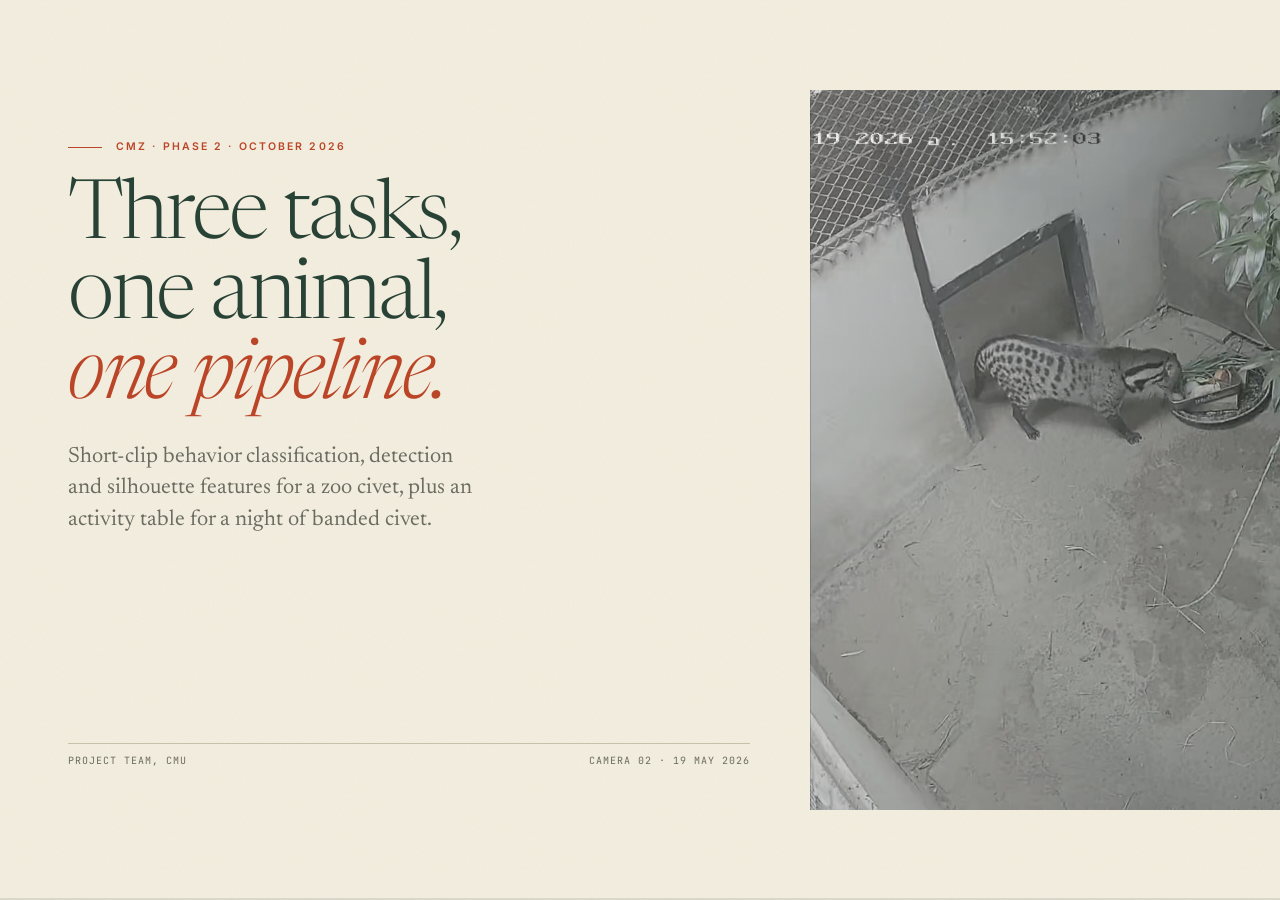
<file: presentation/index.html>
<!doctype html>
<html lang="en">
<head>
<meta charset="utf-8">
<meta name="viewport" content="width=device-width, initial-scale=1">
<title>Three tasks, one animal, one pipeline · CMZ Phase 2</title>
<meta name="description" content="Civet behavior detection: short-clip classification, YOLO detection, silhouette features, and an activity table for a night of banded civet footage.">
<link rel="icon" href="data:image/svg+xml,%3Csvg xmlns='http://www.w3.org/2000/svg' viewBox='0 0 100 100'%3E%3Crect width='100' height='100' fill='%23284236'/%3E%3Ccircle cx='50' cy='50' r='21' fill='%23BC4527'/%3E%3C/svg%3E">
<link rel="stylesheet" href="vendor/reveal/reveal.css">
<link rel="stylesheet" href="deck.css">
</head>
<body>
<div class="reveal">
<div class="slides">

<!-- 01 · cover -->
<section class="slide">
  <div class="cover">
    <div class="cover-body">
      <div class="kicker">CMZ · Phase 2 · October 2026</div>
      <h1>Three tasks,<br>one animal,<br><em>one pipeline.</em></h1>
      <p class="lede">Short-clip behavior classification, detection and silhouette features for a zoo civet, plus an activity table for a night of banded civet.</p>
      <div class="cover-meta">
        <span>Project team, CMU</span>
        <span>Camera 02 · 19 May 2026</span>
      </div>
    </div>
    <div class="cover-media">
      <img src="assets/img/cover.jpg" alt="A civet standing at a feeding bowl, seen from an overhead camera">
    </div>
  </div>
  <aside class="notes">
    Open on the animal, not the model. One civet, four fixed cameras, three tasks from the brief, and a single pipeline that ends in a behavior timeline. Timing: 30 seconds.
  </aside>
</section>

<!-- 02 · divider motivation -->
<section class="slide divider is-dark">
  <div class="numeral-clip"><span class="numeral">01</span></div>
  <div class="pad">
    <div class="head">
      <div class="kicker">Motivation</div>
      <div class="head-rule"></div>
      <div class="head-meta">CMZ / Phase 2</div>
    </div>
    <div class="body">
      <h2>A keeper cannot watch every hour.</h2>
      <p class="note">Why the project exists</p>
    </div>
    <div class="foot"><span>Motivation</span></div>
  </div>
  <aside class="notes">
    Start with the human problem. A zookeeper is responsible for an animal's welfare and cannot sit in front of four camera feeds all night. Timing: 15 seconds.
  </aside>
</section>

<!-- 03 · setting -->
<section class="slide">
  <div class="split">
    <div class="pad">
      <div class="head">
        <div class="kicker">01 / Motivation</div>
        <div class="head-rule"></div>
        <div class="head-meta">CMZ / Phase 2</div>
      </div>
      <div class="body">
        <h2 class="title">Four rooms.<br>One animal.<br>Four cameras.</h2>
        <p class="sub">The project setting from the brief: a civet enclosure observed by fixed cameras, day and night. Four rooms belong to one proposed monitoring context.</p>
        <div class="stats" style="margin-top:34px">
          <div class="stat"><b>4</b><span>rooms</span></div>
          <div class="stat"><b>4</b><span>cameras</span></div>
          <div class="stat"><b>1</b><span>focal animal</span></div>
        </div>
        <div class="note-box">A design setting, not verified coverage. The clips we received do not map to specific rooms.</div>
      </div>
      <div class="foot"><span>Motivation</span></div>
    </div>
    <figure class="split-media">
      <img src="assets/img/frame-day.jpg" alt="Civet entering a doorway in daylight, Camera 02" style="object-position:30% 50%">
      <figcaption>Camera 02 · 19 May 2026 · 15:51:10</figcaption>
    </figure>
  </div>
  <aside class="notes">
    This is the setting the brief describes, not something our footage proves. Say the caveat out loud: we do not know which room each clip came from, so room coverage is a Phase 1 design assumption. Timing: 45 seconds.
  </aside>
</section>

<!-- 04 · what a keeper reads -->
<section class="slide">
  <div class="pad">
    <div class="head">
      <div class="kicker">01 / Motivation</div>
      <div class="head-rule"></div>
      <div class="head-meta">CMZ / Phase 2</div>
    </div>
    <div class="body">
      <h2 class="title tight">Welfare is read off behavior.</h2>
      <p class="sub" style="margin-bottom:22px">Three things a keeper watches for, and each one is a duration, not a snapshot.</p>
      <div class="rows">
        <div class="row">
          <span class="n">01</span>
          <h4>Is it eating?</h4>
          <p>Food-directed intake at the bowl. <b>A drop in feeding time is an early signal.</b></p>
        </div>
        <div class="row">
          <span class="n">02</span>
          <h4>Is it moving?</h4>
          <p>Travel around the enclosure. <b>Lethargy shows up as fewer and shorter bouts.</b></p>
        </div>
        <div class="row">
          <span class="n">03</span>
          <h4>Is it resting normally?</h4>
          <p>Sustained inactivity. <b>Rest that crowds out the other two is also a signal.</b></p>
        </div>
      </div>
      <div class="note-box" style="margin-top:26px">Premise of this project: the comparison is the animal's own baseline, not a population average.</div>
    </div>
    <div class="foot"><span>Motivation</span></div>
  </div>
  <aside class="notes">
    Frame this as the question a keeper actually asks. Behavior over time is the health signal, and a change against the same animal's baseline is what triggers a look. Keep the claims general: our project does not settle any welfare question. Timing: 45 seconds.
  </aside>
</section>

<!-- 05 · scale -->
<section class="slide">
  <div class="split">
    <div class="pad">
      <div class="head">
        <div class="kicker">01 / Motivation</div>
        <div class="head-rule"></div>
        <div class="head-meta">CMZ / Phase 2</div>
      </div>
      <div class="body">
        <h2 class="title tight">Our behavior dataset is 17.5 minutes.</h2>
        <p class="sub">A four-camera installation produces 96 hours a day. Hand review does not scale past a demonstration.</p>
        <div class="stats stat-strip" style="margin-top:28px">
          <div class="stat"><b>22</b><span>source clips</span></div>
          <div class="stat"><b>1,052</b><span>seconds of footage</span></div>
          <div class="stat"><b>26,295</b><span>frames at 25 fps</span></div>
          <div class="stat"><b class="rust">0.3%</b><span>of one day, four cameras</span></div>
        </div>
        <div class="note-box">17.5 minutes is watchable. Seven days of four cameras is 672 hours.</div>
      </div>
      <div class="foot"><span>Motivation</span></div>
    </div>
    <figure class="split-media">
      <video src="assets/img/clip-eating.mp4" muted loop playsinline data-autoplay preload="metadata" style="object-position:36% 50%"></video>
      <figcaption>Eating · 18 s loop from clip 547292</figcaption>
    </figure>
  </div>
  <aside class="notes">
    The numbers are from the delivered footage: 22 clips, 1,052 seconds, 26,295 frames at 25 fps. Four cameras for 24 hours is 5,760 minutes, so our entire dataset is 0.3 percent of one day. That gap is the reason to automate. Timing: 40 seconds.
  </aside>
</section>

<!-- 06 · the three questions -->
<section class="slide">
  <div class="pad">
    <div class="head">
      <div class="kicker">01 / Motivation</div>
      <div class="head-rule"></div>
      <div class="head-meta">CMZ / Phase 2</div>
    </div>
    <div class="body">
      <h2 class="title">Can the machine do the looking?</h2>
      <p class="sub" style="margin-bottom:26px">Three tasks from the brief, on the same footage, ending in one behavior timeline.</p>
      <div class="stepper" style="grid-template-columns:repeat(3,1fr)">
        <div class="step">
          <div class="k">TASK 2 · DETECTION</div>
          <b>See</b>
          <span>Find and box the civet in every sampled frame</span>
        </div>
        <div class="step">
          <div class="k">TASK 1 · CLASSIFICATION</div>
          <b>Name</b>
          <span>Label each five-second window Eating, Locomotion or Resting</span>
        </div>
        <div class="step">
          <div class="k">TASK 3 · ANALYSIS</div>
          <b>Measure</b>
          <span>Body angle, head angle, speed and limb extent from a silhouette</span>
        </div>
      </div>
      <div class="note-box" style="margin-top:30px">Same windows, same timecodes. That is the whole design idea, and the rest of the talk tests whether it holds.</div>
    </div>
    <div class="foot"><span>Motivation</span></div>
  </div>
  <aside class="notes">
    Give the roadmap in one breath: detect the animal, name the behavior over a window, measure its shape. Everything after this slide is evidence for one of the three. Timing: 40 seconds.
  </aside>
</section>

<!-- 07 · divider scope -->
<section class="slide divider is-dark">
  <div class="numeral-clip"><span class="numeral">02</span></div>
  <div class="pad">
    <div class="head">
      <div class="kicker">Scope</div>
      <div class="head-rule"></div>
      <div class="head-meta">CMZ / Phase 2</div>
    </div>
    <div class="body">
      <h2>What the brief asked.<br>What we built.</h2>
      <p class="note">Two substitutions, both recorded</p>
    </div>
    <div class="foot"><span>Scope</span></div>
  </div>
  <aside class="notes">
    Two substitutions to declare before any number: Climbing is out of scope with the instructor's agreement, and Task 3 measures silhouettes instead of keypoints. Neither is hidden in a footnote. Timing: 20 seconds.
  </aside>
</section>

<!-- 08 · scope table -->
<section class="slide">
  <div class="pad">
    <div class="head">
      <div class="kicker">02 / Scope</div>
      <div class="head-rule"></div>
      <div class="head-meta">CMZ / Phase 2</div>
    </div>
    <div class="body">
      <h2 class="title tight">Three tasks, two substitutions.</h2>
      <table class="data" style="margin-top:10px">
        <thead>
          <tr><th style="width:150px">Task</th><th style="width:250px">Brief path</th><th>What we built</th><th class="num" style="width:230px">Measured</th></tr>
        </thead>
        <tbody>
          <tr>
            <td><strong>Task 1</strong><br><span style="color:var(--muted);font-size:14px">Classification</span></td>
            <td class="dim">Walking · Eating<br>Resting · Climbing</td>
            <td>Five-second windows, three classes, one frame CNN over an ImageNet backbone</td>
            <td class="num">Macro F1 <span style="color:var(--rust)">0.949</span><br><span class="dim" style="font-size:13px">15 held-out windows</span></td>
          </tr>
          <tr>
            <td><strong>Task 2</strong><br><span style="color:var(--muted);font-size:14px">Detection</span></td>
            <td class="dim">Video → frames →<br>YOLO labels → train</td>
            <td>Labels from a per-clip background model. No hand-drawn box at any point</td>
            <td class="num">mAP50 <span style="color:var(--rust)">0.537</span><br><span class="dim" style="font-size:13px">animal found in 59% of frames</span></td>
          </tr>
          <tr>
            <td><strong>Task 3</strong><br><span style="color:var(--muted);font-size:14px">Analysis</span></td>
            <td class="dim">Pose → keypoints →<br>four features</td>
            <td>Silhouette geometry with the same four feature names</td>
            <td class="num">Macro F1 <span style="color:var(--rust)">0.422</span><br><span class="dim" style="font-size:13px">locked test windows</span></td>
          </tr>
        </tbody>
      </table>
      <div class="note-box" style="margin-top:26px">Climbing dropped with instructor confirmation (ADR 0007). Task 3 is a silhouette proxy, not keypoints (ADR 0009).</div>
    </div>
    <div class="foot"><span>Scope</span></div>
  </div>
  <aside class="notes">
    Read the right column only, one row at a time. The left column is what the brief asked for. The caveat line is the part a reviewer will check, so do not skip it. Timing: 60 seconds.
  </aside>
</section>

<!-- 09 · divider task 1 -->
<section class="slide divider is-dark">
  <div class="numeral-clip"><span class="numeral">03</span></div>
  <div class="pad">
    <div class="head">
      <div class="kicker">Task 1 · Classification</div>
      <div class="head-rule"></div>
      <div class="head-meta">CMZ / Phase 2</div>
    </div>
    <div class="body">
      <h2>Behavior,<br>window by window.</h2>
      <p class="note">The evidence base</p>
    </div>
    <div class="foot"><span>Task 1</span></div>
  </div>
  <aside class="notes">
    Task 1 is the part with a real reference label, so it gets the most scrutiny. Timing: 15 seconds.
  </aside>
</section>

<!-- 10 · data flow -->
<section class="slide">
  <div class="pad">
    <div class="head">
      <div class="kicker">03 / Task 1 · Data</div>
      <div class="head-rule"></div>
      <div class="head-meta">CMZ / Phase 2</div>
    </div>
    <div class="body">
      <h2 class="title tight">138 labelled windows is the whole evidence base.</h2>
      <div class="stats stat-strip" style="margin-top:20px">
        <div class="stat"><b>22</b><span>source clips</span></div>
        <div class="stat"><b>201</b><span>five-second windows</span></div>
        <div class="stat"><b>138</b><span>labelled windows</span></div>
        <div class="stat"><b style="font-size:40px;line-height:1.3;white-space:nowrap">93 · 30 · 15</b><span>train · val · test</span></div>
      </div>
      <div class="rows" style="margin-top:34px">
        <div class="row" style="grid-template-columns:54px 1fr">
          <span class="n">01</span>
          <p><b>Verified intervals.</b> One model class covers the whole span, so a window is kept only when its label is unambiguous.</p>
        </div>
        <div class="row" style="grid-template-columns:54px 1fr">
          <span class="n">02</span>
          <p><b>Dropped windows.</b> 63 of 201: 46 not covered completely by one interval, 17 touching a Transition or Uncertain span.</p>
        </div>
        <div class="row" style="grid-template-columns:54px 1fr">
          <span class="n">03</span>
          <p><b>Split by whole clip.</b> No frame from a test clip ever appears in training.</p>
        </div>
      </div>
    </div>
    <div class="foot"><span>Task 1 · Data</span></div>
  </div>
  <aside class="notes">
    Land on 138. Two hundred and one windows exist; 63 are dropped because a label would be a guess. Say why the split is by clip: adjacent frames from the same animal on the same day are nearly the same image, so a frame-level split would leak. Timing: 60 seconds.
  </aside>
</section>

<!-- 11 · test lock -->
<section class="slide">
  <div class="pad">
    <div class="head">
      <div class="kicker">03 / Task 1 · The test lock</div>
      <div class="head-rule"></div>
      <div class="head-meta">CMZ / Phase 2</div>
    </div>
    <div class="body">
      <h2 class="title tight">The test set was locked before it was read.</h2>
      <p class="sub" style="margin-bottom:24px">Eight clips are the gold set and also the test split. Two people labelled them blind to each other, then reconciled.</p>
      <div class="stepper" style="grid-template-columns:repeat(4,1fr)">
        <div class="step">
          <div class="k">PASS A</div>
          <b>Blind</b>
          <span>First annotator, eight gold clips</span>
        </div>
        <div class="step">
          <div class="k">PASS B</div>
          <b>Blind</b>
          <span>Second annotator, same clips, no shared answers</span>
        </div>
        <div class="step">
          <div class="k">20 OCT</div>
          <b>0.597</b>
          <span>Interval Dice between the passes, then reconciled</span>
        </div>
        <div class="step">
          <div class="k">21 OCT</div>
          <b>Once</b>
          <span>Signed, locked, decoded and scored</span>
        </div>
      </div>
      <div class="note-box" style="margin-top:30px">Disagreement was reconciled into one interval set. The test is scored once, so no decision downstream of it could shape the model.</div>
    </div>
    <div class="foot"><span>Task 1 · The test lock</span></div>
  </div>
  <aside class="notes">
    This is the credibility slide. Two independent passes, a Dice of 0.597, reconciliation, a signed split, and one read of the test. If someone asks how the threshold was chosen: on validation windows, before the test was touched. Timing: 50 seconds.
  </aside>
</section>

<!-- 12 · result -->
<section class="slide">
  <div class="pad">
    <div class="head">
      <div class="kicker">03 / Task 1 · Result</div>
      <div class="head-rule"></div>
      <div class="head-meta">CMZ / Phase 2</div>
    </div>
    <div class="body">
      <h2 class="title tight" style="margin-bottom:20px">One error in fifteen held-out windows.</h2>
      <div class="matrix-wrap">
        <div>
          <div class="stat" style="padding:0;border:0">
            <b class="rust" style="font-size:96px">0.949</b>
            <span style="margin-top:8px">macro F1 · 15 held-out windows</span>
          </div>
          <div class="rows" style="margin-top:18px">
            <div class="row" style="grid-template-columns:1fr;padding:10px 0">
              <p><b>0</b> abstentions. Accuracy over decided windows <b>0.933</b>.</p>
            </div>
            <div class="row" style="grid-template-columns:1fr;padding:10px 0">
              <p><b>1</b> miss: an Eating window predicted Resting at 0.847.</p>
            </div>
          </div>
        </div>
        <div>
          <h3 class="mini">Confusion matrix · rows true, columns predicted</h3>
          <div class="matrix">
            <div class="mh rowhead"></div>
            <div class="mh">Eating</div><div class="mh">Locomotion</div><div class="mh">Resting</div><div class="mh">Total</div>

            <div class="ml">Eating · 7</div>
            <div class="mv hit">6</div><div class="mv">0</div><div class="mv err">1</div><div class="mv total">7</div>

            <div class="ml">Locomotion · 2</div>
            <div class="mv">0</div><div class="mv hit">2</div><div class="mv">0</div><div class="mv total">2</div>

            <div class="ml">Resting · 6</div>
            <div class="mv">0</div><div class="mv">0</div><div class="mv hit">6</div><div class="mv total">6</div>

            <div class="mtot" style="padding-top:10px">Predicted</div>
            <div class="mv total">6</div><div class="mv total">2</div><div class="mv total">7</div><div class="mv total">15</div>
          </div>
        </div>
      </div>
    </div>
    <div class="foot"><span>Task 1 · Result</span></div>
  </div>
  <aside class="notes">
    Say the number, then immediately say what it rests on. Fifteen windows, and the single error is the rust cell. Do not ad-lib a second test score; this was read once. Timing: 45 seconds.
  </aside>
</section>

<!-- 13 · the one error -->
<section class="slide">
  <div class="pad">
    <div class="head">
      <div class="kicker">03 / Task 1 · The error</div>
      <div class="head-rule"></div>
      <div class="head-meta">CMZ / Phase 2</div>
    </div>
    <div class="body">
      <h2 class="title tight">One window, two plausible explanations.</h2>
      <div class="split" style="grid-template-columns:1fr 1fr;gap:46px;height:auto">
        <div>
          <div class="lane-card dark" style="padding:24px 26px">
            <div class="tag">Clip 25690519193808204</div>
            <p style="font-size:26px;line-height:1.3;margin-top:10px">Window 40–45 s</p>
            <p style="font-family:var(--mono);font-size:12px;color:rgba(243,238,223,.7);margin-top:12px;letter-spacing:.06em">LABELLED Eating → PREDICTED Resting 0.847</p>
          </div>
          <div class="note-box" style="margin-top:22px">The label was not changed after the test was read.</div>
        </div>
        <div style="padding-top:6px">
          <div class="rows">
            <div class="row" style="grid-template-columns:1fr;padding:12px 0">
              <h4>A model miss</h4>
              <p style="margin-top:6px">The animal is partly hidden, and a still head over a bowl looks like rest.</p>
            </div>
            <div class="row" style="grid-template-columns:1fr;padding:12px 0">
              <h4>An annotation error</h4>
              <p style="margin-top:6px">The boundary sits close to the edge of the interval, and five seconds is a coarse window.</p>
            </div>
          </div>
          <p class="sub" style="margin-top:20px">With one read of the test set, we cannot separate the two.</p>
        </div>
      </div>
    </div>
    <div class="foot"><span>Task 1 · The error</span></div>
  </div>
  <aside class="notes">
    Show that the error is inspectable, not hand-waved. Both explanations are live, and honesty here is cheaper than a claim we would have to defend. Timing: 35 seconds.
  </aside>
</section>

<!-- 14 · limits -->
<section class="slide">
  <div class="pad">
    <div class="head">
      <div class="kicker">03 / Task 1 · Limits</div>
      <div class="head-rule"></div>
      <div class="head-meta">CMZ / Phase 2</div>
    </div>
    <div class="body">
      <h2 class="title tight">What 0.949 does not establish.</h2>
      <div class="rows" style="margin-top:14px">
        <div class="row">
          <span class="n">01</span>
          <h4>Fifteen windows</h4>
          <p>Locomotion has <b>2</b>, and all <b>6</b> Resting windows come from one clip. A per-class score on that support is a baseline, not a stable estimate.</p>
        </div>
        <div class="row">
          <span class="n">02</span>
          <h4>Camera and class travel together</h4>
          <p>Every Resting window is Camera 03 and nearly all Eating is Camera 02. <b>A score can come from the recording rather than the behavior.</b></p>
        </div>
        <div class="row">
          <span class="n">03</span>
          <h4>It is an upper bound</h4>
          <p>0.949 describes these clips on these days. It is not an estimate of a new recording.</p>
        </div>
      </div>
      <div class="note-box" style="margin-top:26px">Five clips and one camera per class is enough to show the pipeline works, not enough to claim it generalizes.</div>
    </div>
    <div class="foot"><span>Task 1 · Limits</span></div>
  </div>
  <aside class="notes">
    Deliver this flat, without apology. The audience should leave believing 0.949 is real and believing it is small. The camera and class confound is the one a sharp reviewer will raise, so raise it first. Timing: 50 seconds.
  </aside>
</section>

<!-- 15 · divider task 2 -->
<section class="slide divider is-dark">
  <div class="numeral-clip"><span class="numeral">04</span></div>
  <div class="pad">
    <div class="head">
      <div class="kicker">Task 2 · Detection</div>
      <div class="head-rule"></div>
      <div class="head-meta">CMZ / Phase 2</div>
    </div>
    <div class="body">
      <h2>Nobody drew a box.</h2>
      <p class="note">YOLO without annotation labour</p>
    </div>
    <div class="foot"><span>Task 2</span></div>
  </div>
  <aside class="notes">
    The blocker for Task 2 was never the model. It was that no bounding boxes existed and nobody had two days to draw them. Timing: 15 seconds.
  </aside>
</section>

<!-- 16 · what failed -->
<section class="slide">
  <div class="pad">
    <div class="head">
      <div class="kicker">04 / Task 2 · Attempts</div>
      <div class="head-rule"></div>
      <div class="head-meta">CMZ / Phase 2</div>
    </div>
    <div class="body">
      <h2 class="title tight">The obvious detectors did not find the civet.</h2>
      <div class="fails" style="margin-top:10px">
        <div class="fail">
          <span class="x">✕</span>
          <h4>Pretrained YOLO11n<br><span style="color:var(--muted)">COCO classes, full frame</span></h4>
          <p><b>Zero detections</b> of the animal. One potted plant at 0.344.</p>
        </div>
        <div class="fail">
          <span class="x">✕</span>
          <h4>Frame differencing<br><span style="color:var(--muted)">largest moving blob</span></h4>
          <p>Locks onto <b>swaying foliage</b>, which moves more than a resting civet.</p>
        </div>
        <div class="fail">
          <span class="x">✕</span>
          <h4>Grounding DINO<br><span style="color:var(--muted)">open vocabulary, “a civet”</span></h4>
          <p><b>40+ overlapping boxes</b>, top score 0.535 on empty floor.</p>
        </div>
        <div class="fail works">
          <span class="x">✓</span>
          <h4>Per-clip median background<br><span style="color:var(--muted)">with a persistence filter</span></h4>
          <p>Keeps the animal and drops the foliage. <b>408 candidate boxes.</b></p>
        </div>
      </div>
    </div>
    <div class="foot"><span>Task 2 · Attempts</span></div>
  </div>
  <aside class="notes">
    Three failures, then the method that worked. The insight is that the cameras never move, so each clip contains its own clean background and the animal is the thing that differs from it. Timing: 50 seconds.
  </aside>
</section>

<!-- 17 · what worked -->
<section class="slide">
  <div class="pad">
    <div class="head">
      <div class="kicker">04 / Task 2 · Method</div>
      <div class="head-rule"></div>
      <div class="head-meta">CMZ / Phase 2</div>
    </div>
    <div class="body">
      <h2 class="title tight">The background model draws the boxes.</h2>
      <p class="sub" style="margin-bottom:20px">Median frame per clip, a per-pixel noise threshold, a component in an animal-size band, and a box must persist for about a second.</p>
      <div class="stepper">
        <div class="step"><div class="k">01 · SAMPLE</div><b>1,061</b><span>frames at 1 fps across 22 clips</span></div>
        <div class="step"><div class="k">02 · PROPOSE</div><b>470</b><span>candidate boxes from the background model</span></div>
        <div class="step"><div class="k">03 · FILTER</div><b>408</b><span>kept after the one-second persistence rule</span></div>
        <div class="step"><div class="k">04 · AUDIT</div><b>116</b><span>boxes reviewed on contact sheets</span></div>
        <div class="step"><div class="k">05 · CHECK</div><b>113</b><span>were on the animal</span></div>
      </div>
      <div class="note-box" style="margin-top:28px">The 3 misses were empty floor, all in the last twelve seconds of one clip after the animal left the view.</div>
    </div>
    <div class="foot"><span>Task 2 · Method</span></div>
  </div>
  <aside class="notes">
    Walk the loop once. The audit is the part that makes the labels credible: 113 of 116 were on the animal, and the three misses are explainable. Timing: 45 seconds.
  </aside>
</section>

<!-- 18 · detector results -->
<section class="slide">
  <div class="split">
  <div class="pad">
    <div class="head">
      <div class="kicker">04 / Task 2 · Result</div>
      <div class="head-rule"></div>
      <div class="head-meta">CMZ / Phase 2</div>
    </div>
    <div class="body">
      <h2 class="title tight">The detector learns from its own labels.</h2>
      <div class="stats stat-strip" style="margin-top:18px">
        <div class="stat"><b>0.537</b><span>mAP50 · round 1 on seed labels</span></div>
        <div class="stat"><b class="rust">0.499</b><span>mAP50 after self-training, untouched validation</span></div>
      </div>
      <div class="rows" style="margin-top:26px">
        <div class="row" style="grid-template-columns:1fr 90px;padding:12px 0">
          <p><b>59%</b> of held-out frames fire at confidence 0.25.</p>
          <span class="n" style="text-align:right">138 / 235</span>
        </div>
        <div class="row" style="grid-template-columns:1fr;padding:12px 0">
          <p><b>5 of 10</b> audited held-out boxes were on the animal.</p>
        </div>
      </div>
      <div class="audit">
        <i class="on"></i><i class="on"></i><i class="on"></i><i class="on"></i><i class="on"></i>
        <i class="fp"></i><i class="fp"></i><i class="fp"></i><i class="fp"></i><i class="fp"></i>
        <span class="cap">5 on the animal · 5 not</span>
      </div>
      <div class="note-box" style="margin-top:22px">Round 2 scores 0.774 on its own validation, but 115 of those labels were partly written by round 1, so that number is not comparable.</div>
    </div>
    <div class="foot"><span>Task 2 · Result</span></div>
  </div>
  <figure class="split-media contain">
    <img src="assets/img/detection.jpg" alt="Infrared frame with a YOLO box drawn around the civet">
    <figcaption>YOLO box 0.66 · Camera 03 · 19 May 2026</figcaption>
  </figure>
  </div>
  <aside class="notes">
    Two numbers matter: 0.537 on the seed validation, and 0.499 after self-training measured on labels round 1 never wrote. The 0.774 is a trap, so name it before anyone else does. Timing: 55 seconds.
  </aside>
</section>

<!-- 19 · divider task 3 -->
<section class="slide divider is-dark">
  <div class="numeral-clip"><span class="numeral">05</span></div>
  <div class="pad">
    <div class="head">
      <div class="kicker">Task 3 · Analysis</div>
      <div class="head-rule"></div>
      <div class="head-meta">CMZ / Phase 2</div>
    </div>
    <div class="body">
      <h2>Four numbers<br>from a shape.</h2>
      <p class="note">No keypoints, no pose model</p>
    </div>
    <div class="foot"><span>Task 3</span></div>
  </div>
  <aside class="notes">
    The brief asks for pose estimation and keypoints. There is no civet pose model and no keypoint annotation, so we kept the four feature names and measured the silhouette instead. Timing: 15 seconds.
  </aside>
</section>

<!-- 20 · features -->
<section class="slide">
  <div class="pad">
    <div class="head">
      <div class="kicker">05 / Task 3 · Features</div>
      <div class="head-rule"></div>
      <div class="head-meta">CMZ / Phase 2</div>
    </div>
    <div class="body">
      <h2 class="title tight">Keypoints became a silhouette.</h2>
      <div class="two-col">
        <div>
          <h3 class="mini">Median per class · training and validation windows with a silhouette</h3>
          <table class="data">
            <thead>
              <tr><th>Feature</th><th class="num">Eating</th><th class="num">Locomotion</th><th class="num">Resting</th></tr>
            </thead>
            <tbody>
              <tr><td>Body angle</td><td class="num">115°</td><td class="num">88°</td><td class="num">154°</td></tr>
              <tr><td>Head angle</td><td class="num">113°</td><td class="num">49°</td><td class="num">96°</td></tr>
              <tr><td>Movement speed</td><td class="num">17 px/s</td><td class="num">134 px/s</td><td class="num">2 px/s</td></tr>
              <tr><td>Limb extent</td><td class="num">56 px</td><td class="num">148 px</td><td class="num">98 px</td></tr>
            </tbody>
          </table>
          <p class="sub" style="font-size:15px;margin-top:14px">A silhouette cannot tell a head from a tail, and a still animal joins the background.</p>
        </div>
        <div>
          <div class="stat" style="padding:0;border:0">
            <b>0.479</b><span>validation macro F1</span>
          </div>
          <div class="stat" style="padding:0;border:0;margin-top:22px">
            <b class="rust">0.422</b><span>test macro F1</span>
          </div>
          <div class="note-box" style="margin-top:20px">Resting scores <b>0</b> on test: 58 of 93 training windows have no silhouette at all.</div>
        </div>
      </div>
      <div class="note-box" style="margin-top:20px">Per-class F1: Eating 0.267 · Locomotion 1.000 · Resting 0.000. Locomotion separates by an order of magnitude in speed.</div>
    </div>
    <div class="foot"><span>Task 3 · Features</span></div>
  </div>
  <aside class="notes">
    The table is the honest part: head angle on Resting is 96 degrees because a resting animal has no reliable silhouette. Locomotion works because 134 px/s is an order of magnitude above the other two. Timing: 50 seconds.
  </aside>
</section>

<!-- 21 · one command -->
<section class="slide">
  <div class="pad">
    <div class="head">
      <div class="kicker">Demonstration</div>
      <div class="head-rule"></div>
      <div class="head-meta">CMZ / Phase 2</div>
    </div>
    <div class="body">
      <h2 class="title tight" style="margin-bottom:16px">One clip, three tasks, one command.</h2>
      <pre class="term"><span class="dim">$ </span>python3 scripts/demo_all.py data/raw/Eating/25690519193422801.mp4

<span class="dim">data/raw/Eating/25690519193422801.mp4  (50.0 s, 10 windows, abstain below 0.00)</span>
<span class="dim">  start     end  T1           conf  T2 box               via     conf  crop         body  head   speed  limb</span>
<span class="hl">   0.00    5.00</span>  Eating       0.73  408,462,606,528      motion  0.00  Eating      6 161       1    63
<span class="hl">   5.00   10.00</span>  Eating       0.69  606,510,674,564      motion  0.37  Eating      25 16      23    52
<span class="hl">  10.00   15.00</span>  Eating       0.69  632,472,700,550      motion  0.00  Eating      43 24      20    68
<span class="hl">  15.00   20.00</span>  Eating       0.67  341,365,624,534      yolo    0.58  <span class="warn">Locomotion</span>  119 19      24    51

detection: <span class="hl">10/10</span> windows found the animal (6 by the trained detector, 4 by the per-clip model)
full-frame and crop labels agree on <span class="warn">4/10</span> windows</pre>
      <p class="sub" style="margin-top:16px;font-size:15px">Validation clip. Output trimmed to the header, four data rows and the two summary lines.</p>
    </div>
    <div class="foot"><span>Demonstration</span></div>
  </div>
  <aside class="notes">
    If a live demo is risky, this slide is the demo. Point at the same timecodes running across T1, T2 and T3, and at the one row where the crop disagrees with the full frame. Timing: 40 seconds.
  </aside>
</section>

<!-- 22 · pipeline synthesis -->
<section class="slide">
  <div class="pad">
    <div class="head">
      <div class="kicker">Synthesis</div>
      <div class="head-rule"></div>
      <div class="head-meta">CMZ / Phase 2</div>
    </div>
    <div class="body">
      <h2 class="title tight" style="margin-bottom:22px">One animal, one timeline.</h2>
      <div class="lanes">
        <div class="lane-col">
          <div class="lane-label">Input</div>
          <div class="lane-card dark">
            <div class="tag">Footage</div>
            <p>Video + conditions<br><span style="font-family:var(--mono);font-size:11px;color:rgba(243,238,223,.65)">clip · time · light · view</span></p>
          </div>
          <div class="lane-card">
            <div class="tag">Grid</div>
            <p>Five-second windows</p>
          </div>
        </div>
        <div>
          <div class="lane-label">Three tasks, the same windows</div>
          <div class="lane-mid">
            <div class="lane-card">
              <div class="tag">Task 1 · classify</div>
              <p>Behavior per window, with a confidence</p>
            </div>
            <div class="lane-card">
              <div class="tag">Task 2 · detect</div>
              <p>Box per frame, with a per-clip fallback when the detector is unsure</p>
            </div>
            <div class="lane-card">
              <div class="tag">Task 3 · measure</div>
              <p>Body angle, head angle, speed, limb extent</p>
            </div>
          </div>
        </div>
        <div class="lane-col">
          <div class="lane-label">Output</div>
          <div class="lane-card dark">
            <div class="tag">Evidence</div>
            <p>Timeline + summaries<br><span style="font-family:var(--mono);font-size:11px;color:rgba(243,238,223,.65)">bouts · duration · counts</span></p>
          </div>
          <div class="lane-card">
            <div class="tag">Record</div>
            <p>clip · start · end · behavior · confidence · conditions</p>
          </div>
        </div>
      </div>
      <div class="note-box" style="margin-top:26px">Every row keeps clip, start, end, behavior, confidence and condition flags, so any summary can be traced back to a timecode.</div>
    </div>
    <div class="foot"><span>Synthesis</span></div>
  </div>
  <aside class="notes">
    This is the answer to the brief in one picture. The pipeline is not three separate projects stacked together: the same windows and timecodes flow through all three lanes into one traceable record. Timing: 45 seconds.
  </aside>
</section>

<!-- 23 · divider banded civet -->
<section class="slide divider is-dark">
  <div class="numeral-clip"><span class="numeral">06</span></div>
  <div class="pad">
    <div class="head">
      <div class="kicker">Second submission · Banded civet</div>
      <div class="head-rule"></div>
      <div class="head-meta">CMZ / Phase 2</div>
    </div>
    <div class="body">
      <h2>Another species.<br>Another night.<br>No annotation.</h2>
      <p class="note">What a fixed camera measures by itself</p>
    </div>
    <div class="foot"><span>Banded civet</span></div>
  </div>
  <aside class="notes">
    This is the second submission, and it is a different problem from the three tasks. Another species, one night, four cameras, and no person labelled any of it. So nothing here says when the animal was eating. Timing: 20 seconds.
  </aside>
</section>

<!-- 24 · the night -->
<section class="slide">
  <div class="pad">
    <div class="head">
      <div class="kicker">06 / Banded civet · The measurement</div>
      <div class="head-rule"></div>
      <div class="head-meta">CMZ / Phase 2</div>
    </div>
    <div class="body">
      <h2 class="title tight">25.59 hours, and not one label.</h2>
      <p class="sub">Four fixed cameras watched one enclosure on the night of 2026-04-05. The scan measures what the camera can see by itself, which is presence and movement.</p>
      <img src="assets/img/activity-timeline.png" alt="One night on four fixed cameras. Teal is the animal moving, amber is present and still, grey is absent." style="width:100%;display:block;margin-top:20px">
      <div class="note-box" style="margin-top:18px">Each row is one camera on the same clock. The empty room is the per-pixel median of the whole clip, so a box survives only when the next second corroborates it and an insect appears once while a civet persists.</div>
    </div>
    <div class="foot"><span>Banded civet</span></div>
  </div>
  <aside class="notes">
    Point at the rows, not the model. The animal was in view 9.4 percent of the night and moving 7.6 percent of it, mostly between 23:00 and 02:00. The median background is the trick: a long recording contains its own empty room. Timing: 55 seconds.
  </aside>
</section>

<!-- 25 · the table and its score -->
<section class="slide">
  <div class="pad">
    <div class="head">
      <div class="kicker">06 / Banded civet · Output and evaluation</div>
      <div class="head-rule"></div>
      <div class="head-meta">CMZ / Phase 2</div>
    </div>
    <div class="body">
      <h2 class="title tight" style="margin-bottom:14px">The table, scored on a camera it never saw.</h2>
      <div class="matrix-wrap">
        <div>
          <h3 class="mini">Active and inactive table · share of each camera's recorded time</h3>
          <table class="data">
            <thead>
              <tr><th>Camera</th><th class="num">Present</th><th class="num">Active</th><th class="num">Inactive</th><th class="num">Absent</th></tr>
            </thead>
            <tbody>
              <tr><td>camera1 · 4.86 h</td><td class="num">8.7%</td><td class="num">8.4%</td><td class="num">0.4%</td><td class="num">91.3%</td></tr>
              <tr><td>camera2 · 6.26 h</td><td class="num">4.6%</td><td class="num">3.3%</td><td class="num">1.4%</td><td class="num">95.4%</td></tr>
              <tr><td>camera3 · 7.90 h</td><td class="num">14.6%</td><td class="num">11.2%</td><td class="num">3.4%</td><td class="num">82.3%</td></tr>
              <tr><td>camera4 · 6.56 h</td><td class="num">8.1%</td><td class="num">6.7%</td><td class="num">1.4%</td><td class="num">91.9%</td></tr>
              <tr class="accent"><td>All · 25.59 h</td><td class="num">9.4%</td><td class="num">7.6%</td><td class="num"></td><td class="num"></td></tr>
            </tbody>
          </table>
          <p class="sub" style="font-size:15px;margin-top:14px">924 active bouts, median 5 s and longest 40 s. The animal crosses a view rather than settling in it.</p>
        </div>
        <div>
          <div class="stat" style="padding:0;border:0">
            <b class="rust" style="font-size:80px">0.664</b>
            <span style="margin-top:8px">macro F1 · camera 4, held out</span>
          </div>
          <div class="stat" style="padding:0;border:0;margin-top:18px">
            <b style="font-size:44px">0.453</b>
            <span style="margin-top:6px">always answering Active</span>
          </div>
          <div class="rows" style="margin-top:18px">
            <div class="row" style="grid-template-columns:1fr;padding:9px 0">
              <p>Active precision <b>0.921</b>, recall <b>0.770</b>.</p>
            </div>
            <div class="row" style="grid-template-columns:1fr;padding:9px 0">
              <p>Inactive precision <b>0.381</b>, recall <b>0.682</b>.</p>
            </div>
            <div class="row" style="grid-template-columns:1fr;padding:9px 0">
              <p>Validation on camera 3: <b>0.804</b>.</p>
            </div>
          </div>
          <div class="note-box" style="margin-top:16px">The audit read 24 windows of each state at full resolution: 24 of 24 Active, 23 of 24 Inactive and 22 of 24 Absent held what the label said.</div>
        </div>
      </div>
    </div>
    <div class="foot"><span>Banded civet</span></div>
  </div>
  <aside class="notes">
    The model is the Phase 2 classifier trained on the activity labels instead of the behavior labels. Cameras 1 and 2 train, camera 3 selects the epoch, and camera 4 is a whole viewpoint it never saw. Say the caveat before a question: the model is scored against the measurement it learned, so 0.664 is a distillation check, not accuracy against a person. It is also not comparable with 0.949. Timing: 70 seconds.
  </aside>
</section>

<!-- 26 · boundaries -->

<section class="slide">
  <div class="pad">
    <div class="head">
      <div class="kicker">Boundaries</div>
      <div class="head-rule"></div>
      <div class="head-meta">CMZ / Phase 2</div>
    </div>
    <div class="body">
      <h2 class="title tight" style="margin-bottom:8px">What this does not prove.</h2>
      <div class="rows">
        <div class="row" style="padding:11px 0">
          <span class="n">01</span><h4>Fifteen test windows from five clips</h4>
          <p>Locomotion has 2 and Resting takes 6 from one clip. A per-class score on that support is a baseline.</p>
        </div>
        <div class="row" style="padding:11px 0">
          <span class="n">02</span><h4>Camera and class travel together</h4>
          <p>A score can come from the recording rather than the behavior.</p>
        </div>
        <div class="row" style="padding:11px 0">
          <span class="n">03</span><h4>The detector does not generalize</h4>
          <p>It fails on the 2026-05-20 recording day, absent from training, and fires on a bright plant.</p>
        </div>
        <div class="row" style="padding:11px 0">
          <span class="n">04</span><h4>Task 3 is a proxy</h4>
          <p>No keypoints and no pose model. A still animal joins the median background, so most Resting windows have no features.</p>
        </div>
        <div class="row" style="padding:11px 0">
          <span class="n">05</span><h4>One training seed</h4>
          <p>Seed 0 only. No run-to-run spread, so the split between score and seed is unknown.</p>
        </div>
        <div class="row" style="padding:11px 0">
          <span class="n">06</span><h4>One night of banded civet</h4>
          <p>25.59 hours from four cameras, with no human label and no second night. The activity score checks the measurement, not a person.</p>
        </div>
      </div>
      <p class="sub" style="margin-top:14px">And no human ground truth for detection: its quality is a counted visual audit, not mAP against truth.</p>
    </div>
    <div class="foot"><span>Boundaries</span></div>
  </div>
  <aside class="notes">
    Six limits, one sentence each. This slide is the difference between a baseline and a claim. If time is short, keep items 1, 2 and 4. Timing: 50 seconds.
  </aside>
</section>

<!-- 27 · next -->
<section class="slide">
  <div class="pad">
    <div class="head">
      <div class="kicker">Next</div>
      <div class="head-rule"></div>
      <div class="head-meta">CMZ / Phase 2</div>
    </div>
    <div class="body">
      <h2 class="title tight">Four changes that turn numbers into evidence.</h2>
      <div class="rows" style="margin-top:14px">
        <div class="row" style="grid-template-columns:54px 290px 1fr">
          <span class="n">01</span><h4>Hold out a recording group</h4>
          <p>Collect footage from sessions absent from training and repeat the evaluation, so the upper bound becomes an estimate.</p>
        </div>
        <div class="row" style="grid-template-columns:54px 290px 1fr">
          <span class="n">02</span><h4>Widen per-class support</h4>
          <p>Add Locomotion and Resting test clips from more than one clip per class before reading per-class differences.</p>
        </div>
        <div class="row" style="grid-template-columns:54px 290px 1fr">
          <span class="n">03</span><h4>Calibrate abstention</h4>
          <p>Choose the abstain threshold on a larger validation set or a separate calibration set, never on the test windows.</p>
        </div>
        <div class="row" style="grid-template-columns:54px 290px 1fr">
          <span class="n">04</span><h4>Revisit Climbing and pose</h4>
          <p>Only if verified footage and keypoint labels exist. Until then, three classes and silhouette features are the scope.</p>
        </div>
      </div>
    </div>
    <div class="foot"><span>Next</span></div>
  </div>
  <aside class="notes">
    Point at the one change that matters most: a held-out recording group. The rest improve the baseline, but that one changes what the number means. Timing: 40 seconds.
  </aside>
</section>

<!-- 28 · close -->
<section class="slide">
  <div class="close">
    <div class="kicker">CMZ · Phase 2 · October 2026</div>
    <p class="big" style="margin-top:24px">A reproducible baseline that states what it measured and <em>what it did not.</em></p>
    <div class="thanks">
      <b>Questions</b>
      <span>Project team, CMU</span>
      <span style="margin-left:auto">Code and reports: civet-behavior-detection</span>
    </div>
  </div>
  <aside class="notes">
    Close on the sentence, not on the scores. Then stop talking and let the room ask. Timing: 15 seconds.
  </aside>
</section>

</div>
</div>

<script src="vendor/reveal/reveal.js"></script>
<script src="vendor/reveal/plugin/notes/notes.js"></script>
<script src="vendor/reveal/plugin/zoom/zoom.js"></script>
<script src="vendor/reveal/plugin/search/search.js"></script>
<script>
Reveal.initialize({
  width: 1280,
  height: 720,
  margin: 0,
  minScale: 0.2,
  maxScale: 1.8,
  hash: true,
  center: false,
  controls: false,
  progress: true,
  slideNumber: false,
  transition: 'fade',
  transitionSpeed: 420,
  backgroundTransition: 'fade',
  overview: true,
  plugins: [RevealNotes, RevealZoom, RevealSearch]
});
</script>
</body>
</html>
</file>
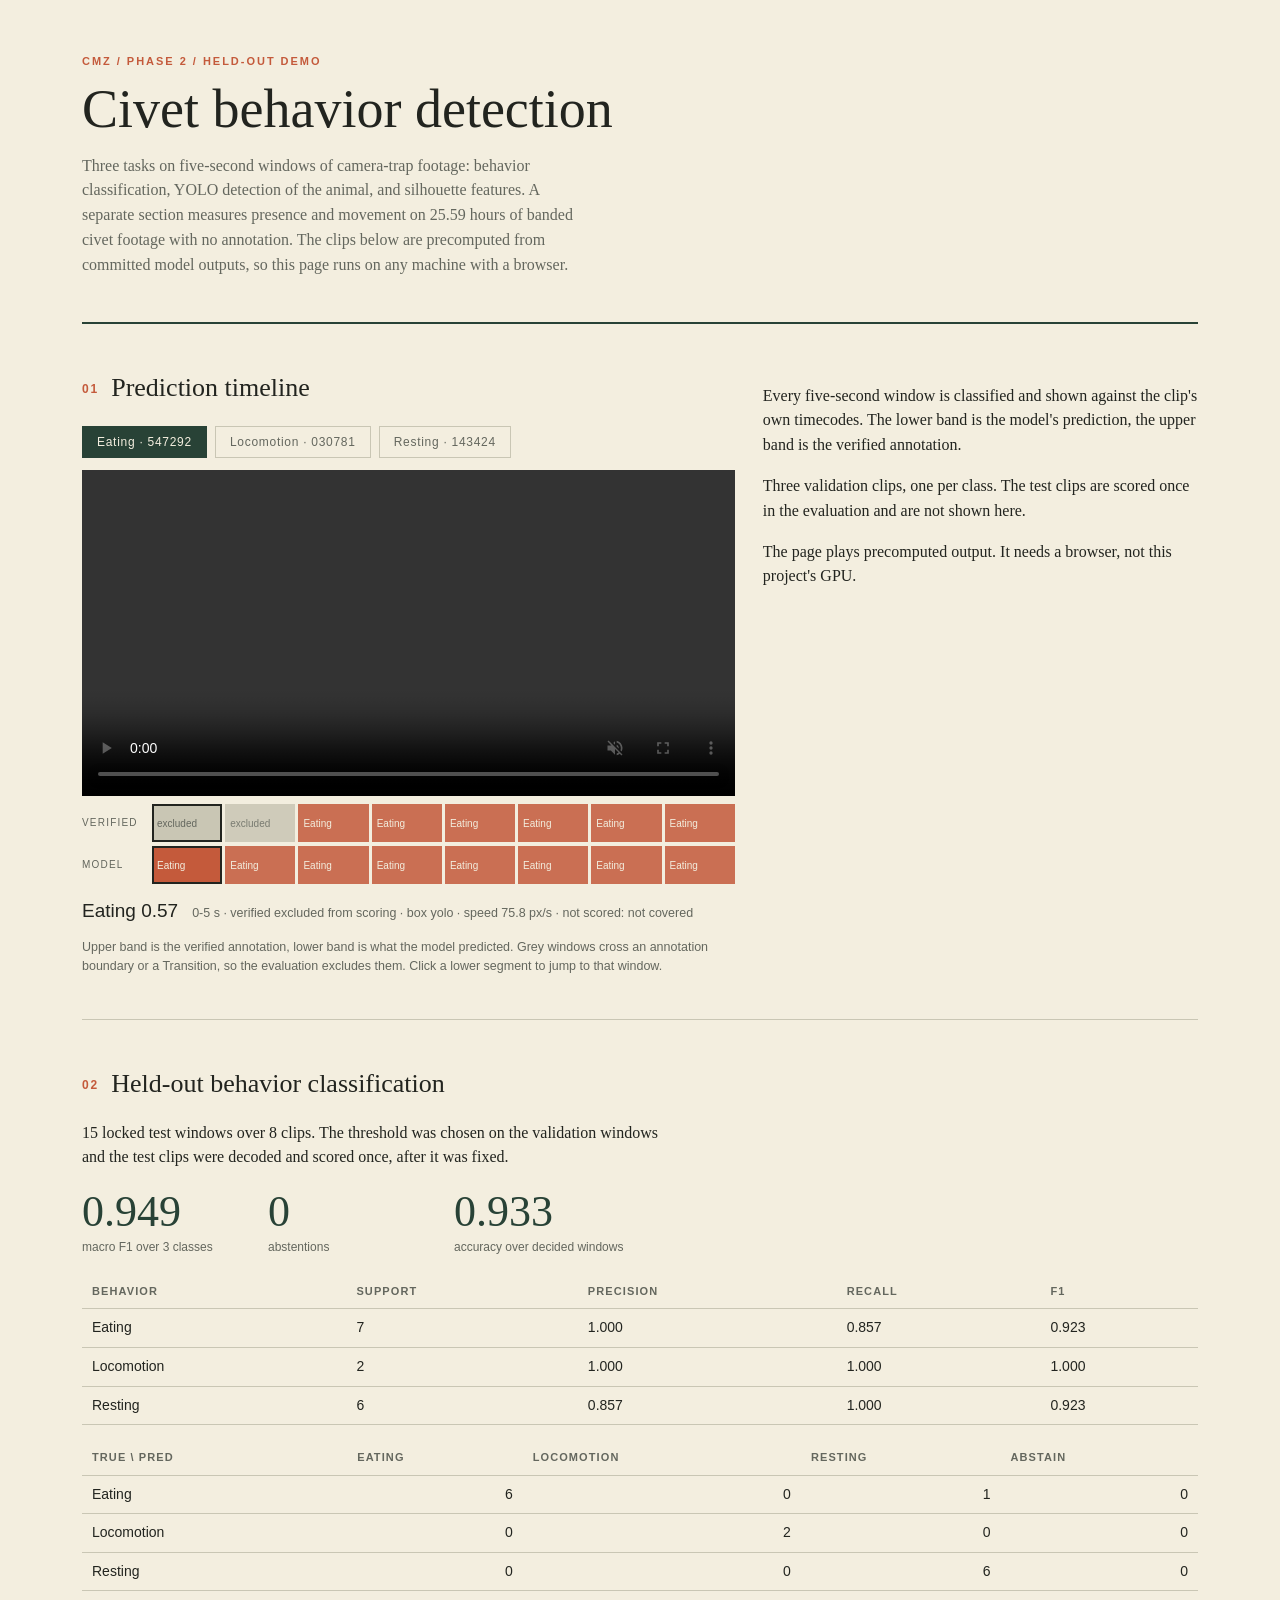
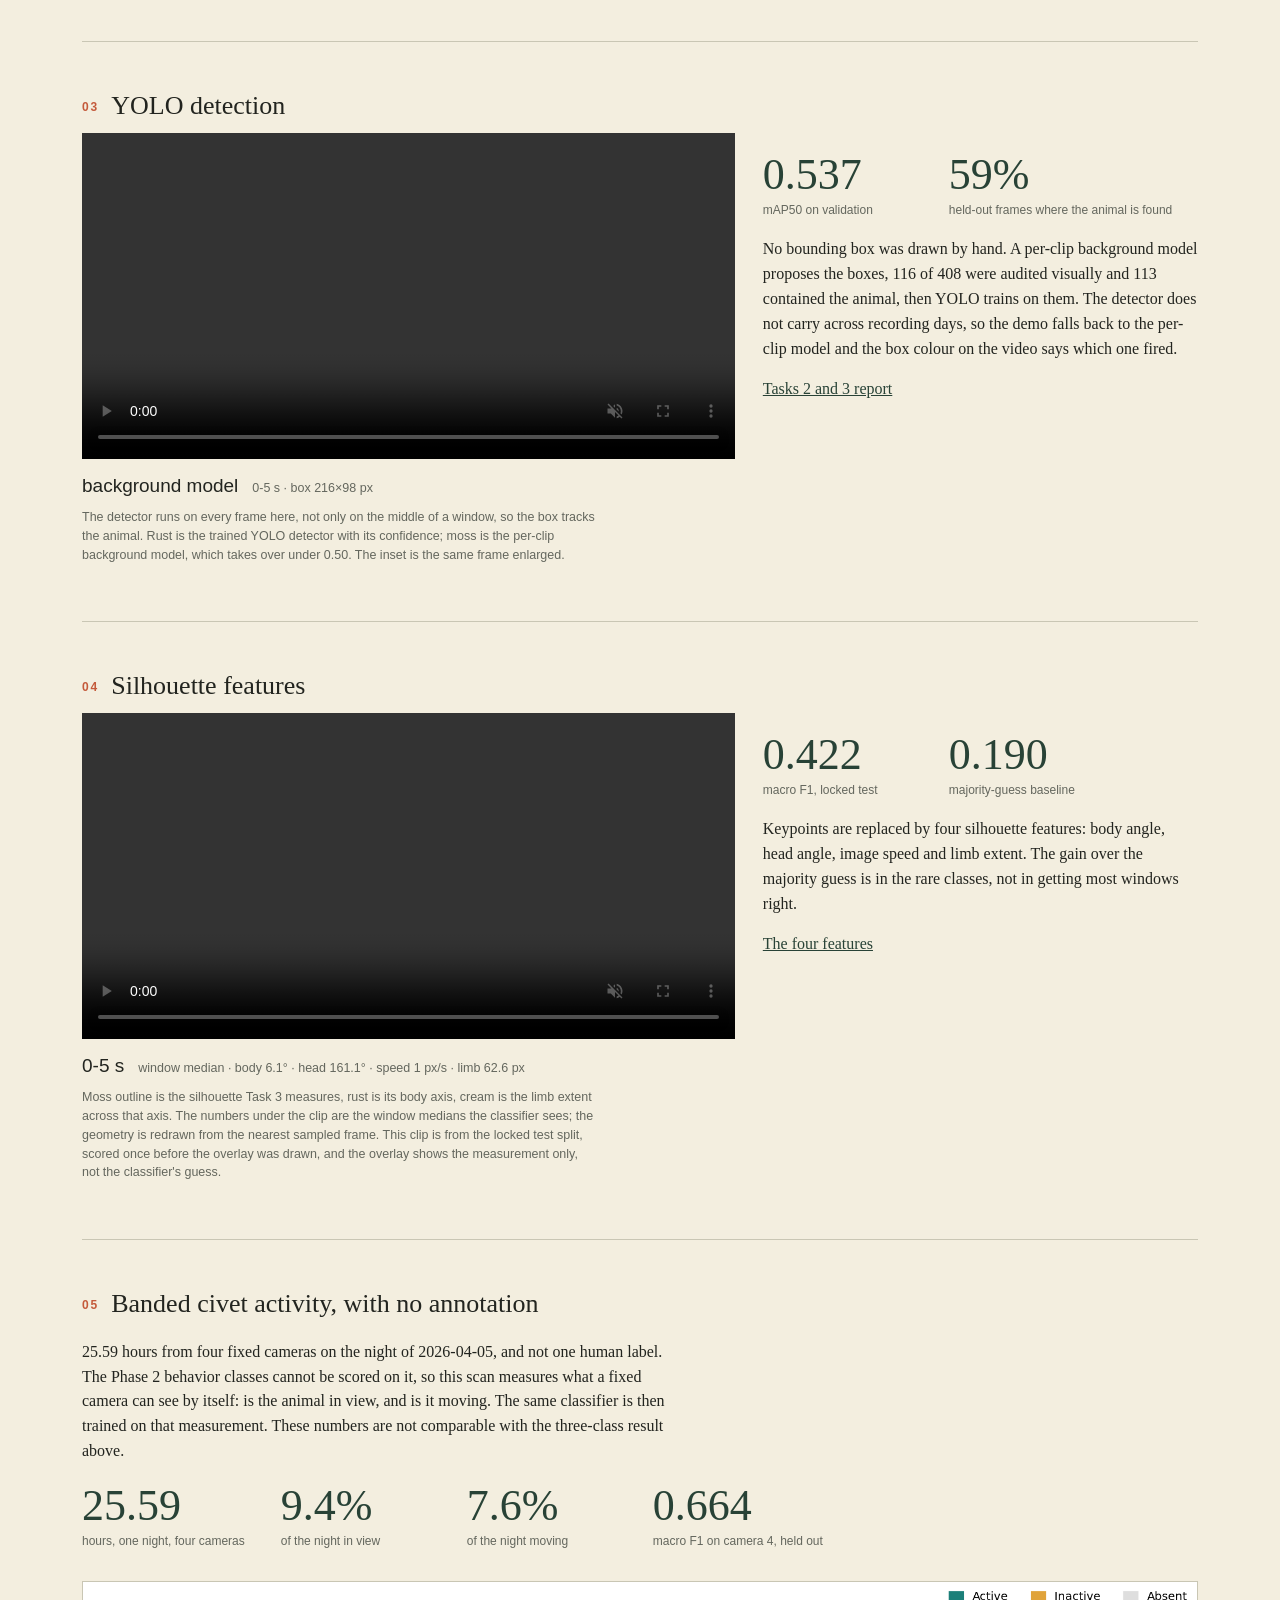
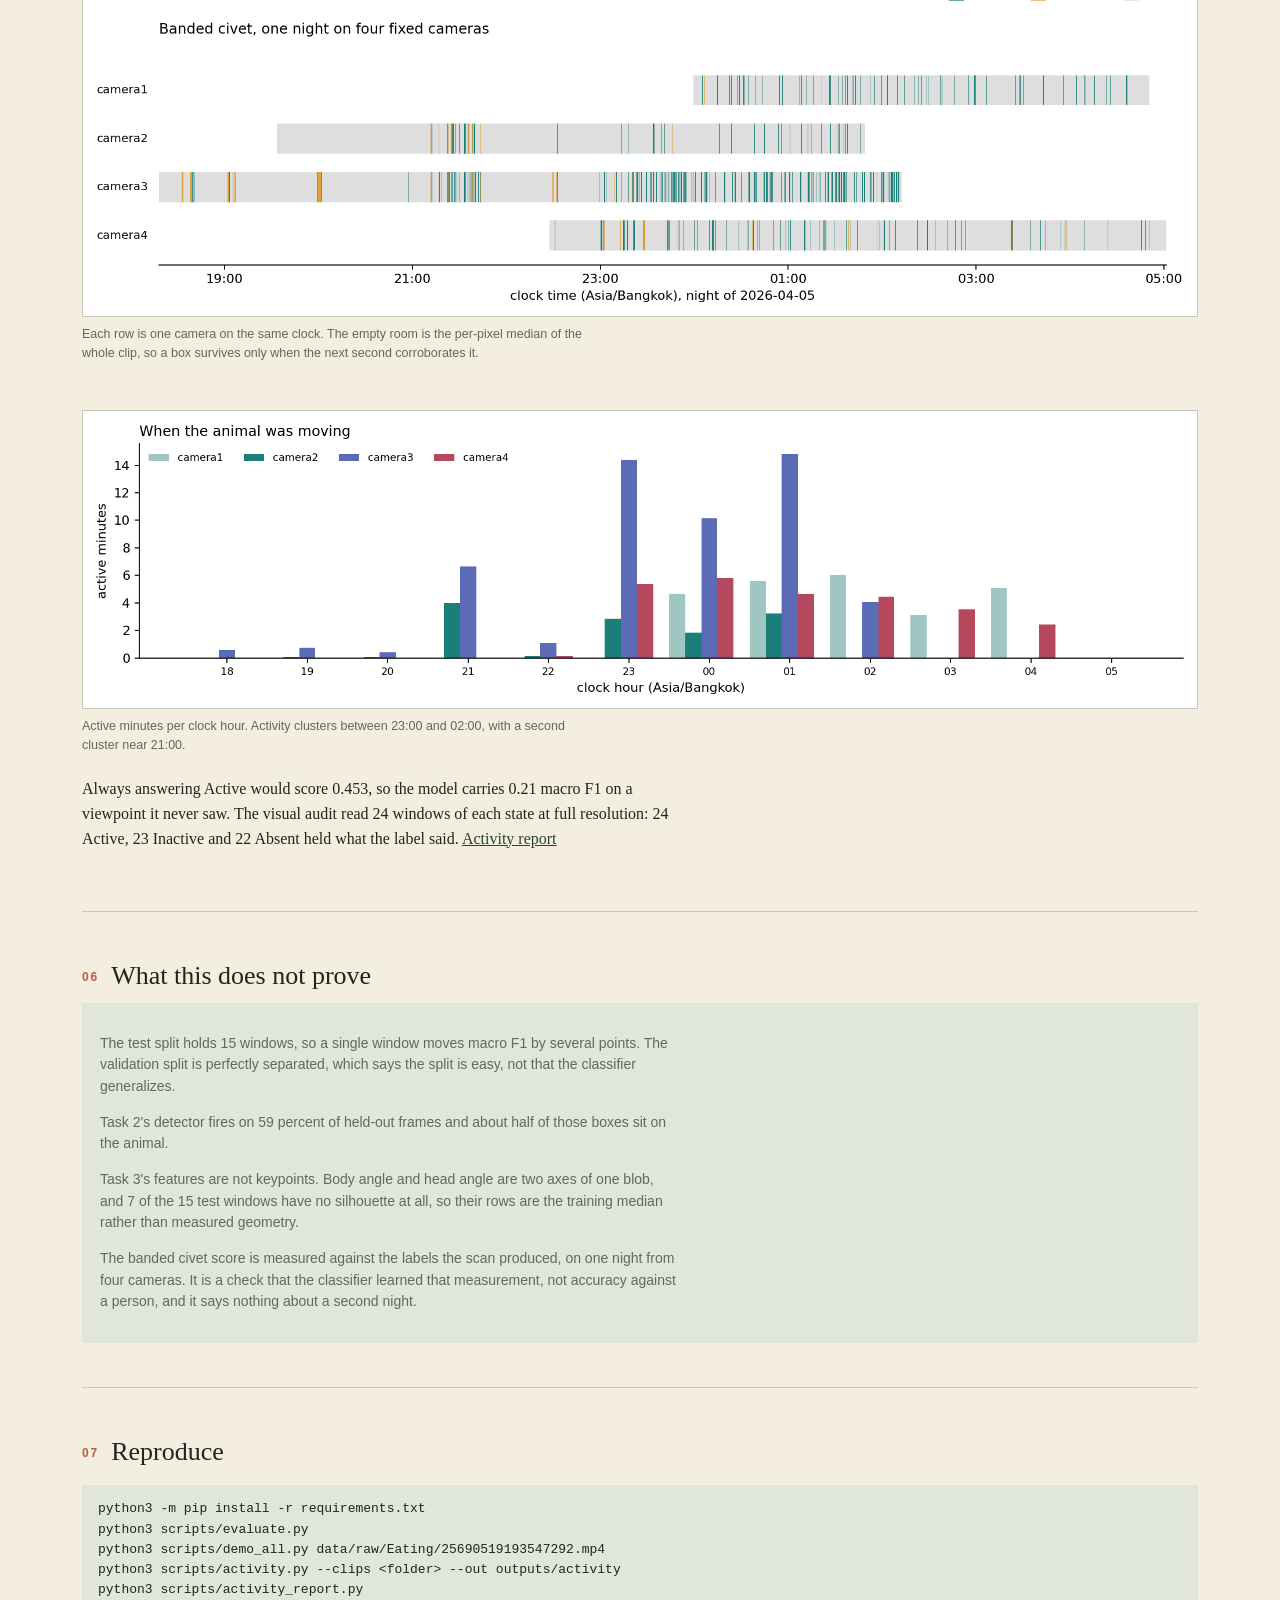
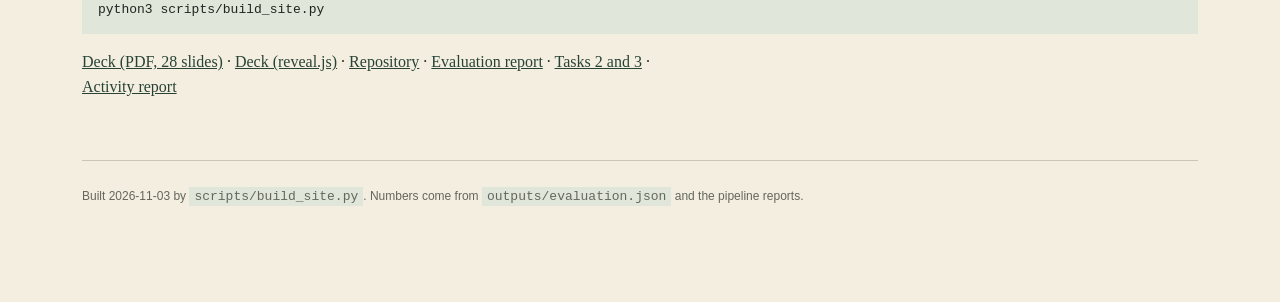
<file: site/index.html>
<!doctype html>
<html lang="en">
<head>
<meta charset="utf-8">
<meta name="viewport" content="width=device-width, initial-scale=1">
<title>Civet behavior detection: held-out demo</title>
<style>
  :root { --bg:#F3EEDF; --panel:#E1E6DA; --forest:#284236; --rust:#C45A3B; --moss:#87966F;
           --ink:#22241F; --muted:#64675E; --rule:#C9C6B4; }
  * { box-sizing:border-box; }
  body { margin:0; background:var(--bg); color:var(--ink);
    font:16px/1.55 "Iowan Old Style", "Palatino Linotype", Palatino, Georgia, serif; }
  .serif { font-family:inherit; }
  .sans { font-family:"Helvetica Neue", Inter, system-ui, sans-serif; }
  .wrap { max-width:1180px; margin:0 auto; padding:0 32px 96px; }
  header { padding:56px 0 28px; border-bottom:2px solid var(--forest); }
  .kicker { font:600 11px/1 "Helvetica Neue", sans-serif; letter-spacing:.18em;
    text-transform:uppercase; color:var(--rust); }
  h1 { font-size:clamp(34px,4.4vw,54px); line-height:1.05; margin:14px 0 12px; font-weight:400; }
  .lead { max-width:62ch; color:var(--muted); }
  h2 { font-size:26px; font-weight:400; margin:0 0 6px; }
  h2 .num { color:var(--rust); font:600 12px/1 "Helvetica Neue", sans-serif;
    letter-spacing:.16em; margin-right:12px; vertical-align:3px; }
  section { padding:44px 0; border-bottom:1px solid var(--rule); }
  section p { max-width:74ch; }
  .row { display:grid; grid-template-columns:1.35fr .9fr; gap:28px; align-items:start; }
  @media (max-width:900px) { .row { grid-template-columns:1fr; } }
  .tabs { display:flex; gap:8px; flex-wrap:wrap; margin:18px 0 12px; }
  .tab { font:500 12px/1 "Helvetica Neue", sans-serif; letter-spacing:.06em; padding:9px 14px;
    border:1px solid var(--rule); background:transparent; color:var(--muted); cursor:pointer; }
  .tab.on { background:var(--forest); border-color:var(--forest); color:var(--bg); }
  .stage { display:none; }
  .stage.on { display:block; }
  video { width:100%; display:block; background:#10130F; }
  .timeline { margin-top:8px; display:grid; gap:4px; }
  .band { display:grid; grid-template-columns:62px 1fr; gap:8px; align-items:center; }
  .bl { font:500 10px/1 "Helvetica Neue", sans-serif; letter-spacing:.12em; text-transform:uppercase;
    color:var(--muted); }
  .segs { display:flex; gap:3px; }
  .seg { flex:1 1 0; height:38px; border:0; padding:0 5px; cursor:pointer; background:var(--c);
    color:#F3EEDF; font:500 10px/1.15 "Helvetica Neue", sans-serif; text-align:left;
    display:flex; align-items:center; overflow:hidden; opacity:.85; }
  .seg.excluded { background:var(--rule); color:var(--muted); cursor:default; }
  .seg.current { opacity:1; outline:2px solid var(--ink); outline-offset:-2px; }
  .readout { display:flex; align-items:baseline; gap:14px; flex-wrap:wrap; margin-top:12px;
    font-family:"Helvetica Neue", sans-serif; }
  .readout b { font-size:19px; font-weight:500; color:var(--ink); }
  .readout span { font-size:12.5px; line-height:1.5; color:var(--muted); }
  .readout .meta { flex:1 1 300px; }
  table { width:100%; border-collapse:collapse; margin:16px 0 6px;
    font:14px/1.4 "Helvetica Neue", sans-serif; }
  th, td { text-align:left; padding:9px 10px; border-bottom:1px solid var(--rule); }
  th { font-size:11px; letter-spacing:.1em; text-transform:uppercase; color:var(--muted);
    font-weight:600; }
  td.num { text-align:right; font-variant-numeric:tabular-nums; }
  td.dim { color:var(--muted); }
  .big { display:flex; gap:36px; flex-wrap:wrap; margin:20px 0 8px; }
  .big div { min-width:150px; }
  .big b { display:block; font-size:44px; line-height:1; font-weight:400; color:var(--forest); }
  .big span { font:12px/1.4 "Helvetica Neue", sans-serif; color:var(--muted); }
  .note { background:var(--panel); padding:16px 18px; font-size:14px; color:var(--muted);
    font-family:"Helvetica Neue", sans-serif; }
  figure { margin:20px 0 6px; }
  figure img { width:100%; display:block; border:1px solid var(--rule); }
  figcaption, .caption { margin-top:8px; font:12.5px/1.5 "Helvetica Neue", sans-serif; color:var(--muted); max-width:74ch; }
  .figgrid { display:grid; gap:22px; }
  code { font:13px/1.4 ui-monospace, "SF Mono", Menlo, monospace; background:var(--panel);
    padding:2px 5px; }
  pre { background:var(--panel); padding:14px 16px; overflow:auto; font-size:13px; }
  footer { padding-top:26px; font:12px/1.6 "Helvetica Neue", sans-serif; color:var(--muted); }
  a { color:var(--forest); }
</style>
</head>
<body>
<div class="wrap">
<header>
  <div class="kicker">CMZ / Phase 2 / held-out demo</div>
  <h1>Civet behavior detection</h1>
  <p class="lead">Three tasks on five-second windows of camera-trap footage: behavior
  classification, YOLO detection of the animal, and silhouette features. A separate section
  measures presence and movement on 25.59 hours of banded civet footage with no annotation.
  The clips below are precomputed from committed model outputs, so this page runs on any
  machine with a browser.</p>
</header>

<section>
  <div class="row">
    <div>
      <h2><span class="num">01</span>Prediction timeline</h2>
      <div class="tabs"><button class="tab" data-clip="25690519193547292" title="25690519193547292">Eating &middot; 547292</button>
<button class="tab" data-clip="25690518091030781" title="25690518091030781">Locomotion &middot; 030781</button>
<button class="tab" data-clip="25690519195143424" title="25690519195143424">Resting &middot; 143424</button></div>
      <div class="stage" data-clip="25690519193547292">
  <video src="media/25690519193547292.mp4" controls muted loop playsinline preload="metadata"></video>
  <div class="timeline">
    <div class="band"><span class="bl">verified</span><div class="segs"><span class="seg excluded" title="0.0-5.0 s: not_covered"><span>excluded</span></span><span class="seg excluded" title="5.0-10.0 s: not_covered"><span>excluded</span></span><span class="seg" style="--c:#C45A3B" title="10.0-15.0 s: Eating"><span>Eating</span></span><span class="seg" style="--c:#C45A3B" title="15.0-20.0 s: Eating"><span>Eating</span></span><span class="seg" style="--c:#C45A3B" title="20.0-25.0 s: Eating"><span>Eating</span></span><span class="seg" style="--c:#C45A3B" title="25.0-30.0 s: Eating"><span>Eating</span></span><span class="seg" style="--c:#C45A3B" title="30.0-35.0 s: Eating"><span>Eating</span></span><span class="seg" style="--c:#C45A3B" title="35.0-40.0 s: Eating"><span>Eating</span></span></div></div>
    <div class="band"><span class="bl">model</span><div class="segs"><button class="seg" data-at="0.0" style="--c:#C45A3B" title="0.0-5.0 s: Eating 0.57"><span>Eating</span></button><button class="seg" data-at="5.0" style="--c:#C45A3B" title="5.0-10.0 s: Eating 0.71"><span>Eating</span></button><button class="seg" data-at="10.0" style="--c:#C45A3B" title="10.0-15.0 s: Eating 0.71"><span>Eating</span></button><button class="seg" data-at="15.0" style="--c:#C45A3B" title="15.0-20.0 s: Eating 0.71"><span>Eating</span></button><button class="seg" data-at="20.0" style="--c:#C45A3B" title="20.0-25.0 s: Eating 0.70"><span>Eating</span></button><button class="seg" data-at="25.0" style="--c:#C45A3B" title="25.0-30.0 s: Eating 0.65"><span>Eating</span></button><button class="seg" data-at="30.0" style="--c:#C45A3B" title="30.0-35.0 s: Eating 0.69"><span>Eating</span></button><button class="seg" data-at="35.0" style="--c:#C45A3B" title="35.0-40.0 s: Eating 0.67"><span>Eating</span></button></div></div>
  </div>
  <div class="readout"><b class="now">-</b><span class="meta"></span></div>
</div>
<div class="stage" data-clip="25690518091030781">
  <video src="media/25690518091030781.mp4" controls muted loop playsinline preload="metadata"></video>
  <div class="timeline">
    <div class="band"><span class="bl">verified</span><div class="segs"><span class="seg" style="--c:#87966F" title="0.0-5.0 s: Locomotion"><span>Locomotion</span></span><span class="seg excluded" title="5.0-10.0 s: not_covered"><span>excluded</span></span></div></div>
    <div class="band"><span class="bl">model</span><div class="segs"><button class="seg" data-at="0.0" style="--c:#87966F" title="0.0-5.0 s: Locomotion 0.48"><span>Locomotion</span></button><button class="seg" data-at="5.0" style="--c:#87966F" title="5.0-10.0 s: Locomotion 0.49"><span>Locomotion</span></button></div></div>
  </div>
  <div class="readout"><b class="now">-</b><span class="meta"></span></div>
</div>
<div class="stage" data-clip="25690519195143424">
  <video src="media/25690519195143424.mp4" controls muted loop playsinline preload="metadata"></video>
  <div class="timeline">
    <div class="band"><span class="bl">verified</span><div class="segs"><span class="seg excluded" title="0.0-5.0 s: not_covered"><span>excluded</span></span><span class="seg excluded" title="5.0-10.0 s: not_covered"><span>excluded</span></span><span class="seg excluded" title="10.0-15.0 s: non_class_label"><span>excluded</span></span><span class="seg excluded" title="15.0-20.0 s: non_class_label"><span>excluded</span></span><span class="seg excluded" title="20.0-25.0 s: not_covered"><span>excluded</span></span><span class="seg" style="--c:#284236" title="25.0-30.0 s: Resting"><span>Resting</span></span><span class="seg" style="--c:#284236" title="30.0-35.0 s: Resting"><span>Resting</span></span><span class="seg" style="--c:#284236" title="35.0-40.0 s: Resting"><span>Resting</span></span></div></div>
    <div class="band"><span class="bl">model</span><div class="segs"><button class="seg" data-at="0.0" style="--c:#284236" title="0.0-5.0 s: Resting 0.80"><span>Resting</span></button><button class="seg" data-at="5.0" style="--c:#284236" title="5.0-10.0 s: Resting 0.84"><span>Resting</span></button><button class="seg" data-at="10.0" style="--c:#284236" title="10.0-15.0 s: Resting 0.84"><span>Resting</span></button><button class="seg" data-at="15.0" style="--c:#284236" title="15.0-20.0 s: Resting 0.87"><span>Resting</span></button><button class="seg" data-at="20.0" style="--c:#284236" title="20.0-25.0 s: Resting 0.85"><span>Resting</span></button><button class="seg" data-at="25.0" style="--c:#284236" title="25.0-30.0 s: Resting 0.86"><span>Resting</span></button><button class="seg" data-at="30.0" style="--c:#284236" title="30.0-35.0 s: Resting 0.85"><span>Resting</span></button><button class="seg" data-at="35.0" style="--c:#284236" title="35.0-40.0 s: Resting 0.84"><span>Resting</span></button></div></div>
  </div>
  <div class="readout"><b class="now">-</b><span class="meta"></span></div>
</div>
      <div class="readout"><span>Upper band is the verified annotation, lower band is what the model
      predicted. Grey windows cross an annotation boundary or a Transition, so the evaluation
      excludes them. Click a lower segment to jump to that window.</span></div>
    </div>
    <div>
      <p>Every five-second window is classified and shown against the clip's own timecodes.
      The lower band is the model's prediction, the upper band is the verified annotation.</p>
      <p>Three validation clips, one per class. The test clips are scored once in the evaluation
      and are not shown here.</p>
      <p>The page plays precomputed output. It needs a browser, not this project's GPU.</p>
    </div>
  </div>
</section>

<section>
  <h2><span class="num">02</span>Held-out behavior classification</h2>
  <p>15 locked test windows over 8 clips. The threshold was chosen on the validation
  windows and the test clips were decoded and scored once, after it was fixed.</p>
  <div class="big">
    <div><b>0.949</b><span>macro F1 over 3 classes</span></div>
    <div><b>0</b><span>abstentions</span></div>
    <div><b>0.933</b><span>accuracy over decided windows</span></div>
  </div>
  <table>
    <thead><tr><th>Behavior</th><th>Support</th><th>Precision</th><th>Recall</th><th>F1</th></tr></thead>
    <tbody><tr><td>Eating</td><td>7</td><td>1.000</td><td>0.857</td><td>0.923</td></tr>
<tr><td>Locomotion</td><td>2</td><td>1.000</td><td>1.000</td><td>1.000</td></tr>
<tr><td>Resting</td><td>6</td><td>0.857</td><td>1.000</td><td>0.923</td></tr></tbody>
  </table>
  <table>
    <thead><tr><th>true \ pred</th><th class=num>Eating</th><th class=num>Locomotion</th><th class=num>Resting</th><th class=num>abstain</th></tr></thead>
    <tbody><tr><td>Eating</td><td class=num>6</td><td class=num>0</td><td class=num>1</td><td class=num>0</td></tr>
<tr><td>Locomotion</td><td class=num>0</td><td class=num>2</td><td class=num>0</td><td class=num>0</td></tr>
<tr><td>Resting</td><td class=num>0</td><td class=num>0</td><td class=num>6</td><td class=num>0</td></tr></tbody>
  </table>
</section>

<section>
  <h2><span class="num">03</span>YOLO detection</h2>
  <div class="row">
    <div>
      <div class="player" data-rows="task2">
        <video src="media/task2-detection.mp4" controls autoplay muted loop playsinline preload="metadata"></video>
        <div class="readout"><b class="now">-</b><span class="meta"></span></div>
      </div>
      <p class="caption">The detector runs on every frame here, not only on the middle of a
      window, so the box tracks the animal. Rust is the trained YOLO detector with its
      confidence; moss is the per-clip background model, which takes over under 0.50. The
      inset is the same frame enlarged.</p>
    </div>
    <div>
      <div class="big">
        <div><b>0.537</b><span>mAP50 on validation</span></div>
        <div><b>59%</b><span>held-out frames where the animal is found</span></div>
      </div>
      <p>No bounding box was drawn by hand. A per-clip background model proposes the boxes,
      116 of 408 were audited visually and 113 contained the animal, then YOLO trains on them.
      The detector does not carry across recording days, so the demo falls back to the per-clip
      model and the box colour on the video says which one fired.</p>
      <p><a href="https://github.com/ChindanaiNaKub/civet-behavior-detection/blob/main/docs/TASKS-2-AND-3.md">Tasks 2 and 3 report</a></p>
    </div>
  </div>
</section>

<section>
  <h2><span class="num">04</span>Silhouette features</h2>
  <div class="row">
    <div>
      <div class="player" data-rows="task3">
        <video src="media/task3-features.mp4" controls autoplay muted loop playsinline preload="metadata"></video>
        <div class="readout"><b class="now">-</b><span class="meta"></span></div>
      </div>
      <p class="caption">Moss outline is the silhouette Task 3 measures, rust is its body axis,
      cream is the limb extent across that axis. The numbers under the clip are the window
      medians the classifier sees; the geometry is redrawn from the nearest sampled frame.
      This clip is from the locked test split, scored once before the overlay was drawn, and
      the overlay shows the measurement only, not the classifier's guess.</p>
    </div>
    <div>
      <div class="big">
        <div><b>0.422</b><span>macro F1, locked test</span></div>
        <div><b>0.190</b><span>majority-guess baseline</span></div>
      </div>
      <p>Keypoints are replaced by four silhouette features: body angle, head angle, image
      speed and limb extent. The gain over the majority guess is in the rare classes, not in
      getting most windows right.</p>
      <p><a href="https://github.com/ChindanaiNaKub/civet-behavior-detection/blob/main/docs/FEATURES.md">The four features</a></p>
    </div>
  </div>
</section>

<section>
  <h2><span class="num">05</span>Banded civet activity, with no annotation</h2>
  <p>25.59 hours from four fixed cameras on the night of 2026-04-05, and not one
  human label. The Phase 2 behavior classes cannot be scored on it, so this scan measures what a fixed
  camera can see by itself: is the animal in view, and is it moving. The same classifier is then trained
  on that measurement. These numbers are not comparable with the three-class result above.</p>
  <div class="big">
    <div><b>25.59</b><span>hours, one night, four cameras</span></div>
    <div><b>9.4%</b><span>of the night in view</span></div>
    <div><b>7.6%</b><span>of the night moving</span></div>
    <div><b>0.664</b><span>macro F1 on camera 4, held out</span></div>
  </div>
  <div class="figgrid">
    <figure>
      <img src="media/activity-timeline.png" alt="One night on four fixed cameras. Teal is the animal moving, amber is present and still, grey is absent.">
      <figcaption>Each row is one camera on the same clock. The empty room is the per-pixel median of the
      whole clip, so a box survives only when the next second corroborates it.</figcaption>
    </figure>
    <figure>
      <img src="media/activity-by-hour.png" alt="Active minutes per clock hour, four cameras, peaking between 23:00 and 02:00.">
      <figcaption>Active minutes per clock hour. Activity clusters between 23:00 and 02:00, with a
      second cluster near 21:00.</figcaption>
    </figure>
  </div>
  <p>Always answering Active would score 0.453, so the model carries 0.21 macro F1
  on a viewpoint it never saw. The visual audit read 24 windows of each state at full resolution: 24 Active,
  23 Inactive and 22 Absent held what the label said.
  <a href="https://github.com/ChindanaiNaKub/civet-behavior-detection/blob/main/docs/ACTIVITY-REPORT.md">Activity report</a></p>
</section>

<section>
  <h2><span class="num">06</span>What this does not prove</h2>
  <div class="note">
    <p>The test split holds 15 windows, so a single window moves macro F1 by several
    points. The validation split is perfectly separated, which says the split is easy, not that
    the classifier generalizes.</p>
    <p>Task 2's detector fires on 59 percent of held-out frames and about
    half of those boxes sit on the animal.</p>
    <p>Task 3's features are not keypoints. Body angle and head angle are two axes of one blob,
    and 7 of the 15 test windows have no
    silhouette at all, so their rows are the training median rather than measured geometry.</p>
    <p>The banded civet score is measured against the labels the scan produced, on one night from four
    cameras. It is a check that the classifier learned that measurement, not accuracy against a person,
    and it says nothing about a second night.</p>
  </div>
</section>

<section>
  <h2><span class="num">07</span>Reproduce</h2>
  <pre>python3 -m pip install -r requirements.txt
python3 scripts/evaluate.py
python3 scripts/demo_all.py data/raw/Eating/25690519193547292.mp4
python3 scripts/activity.py --clips &lt;folder&gt; --out outputs/activity
python3 scripts/activity_report.py
python3 scripts/build_site.py</pre>
  <p><a href="https://chindanainakub.github.io/civet-behavior-detection/presentation/CMZ-Phase-2-Deck.pdf">Deck (PDF, 28 slides)</a> ·
  <a href="https://chindanainakub.github.io/civet-behavior-detection/presentation/">Deck (reveal.js)</a> ·
  <a href="https://github.com/ChindanaiNaKub/civet-behavior-detection">Repository</a> ·
  <a href="https://github.com/ChindanaiNaKub/civet-behavior-detection/blob/main/docs/EVALUATION-REPORT.md">Evaluation report</a> ·
  <a href="https://github.com/ChindanaiNaKub/civet-behavior-detection/blob/main/docs/TASKS-2-AND-3.md">Tasks 2 and 3</a> ·
  <a href="https://github.com/ChindanaiNaKub/civet-behavior-detection/blob/main/docs/ACTIVITY-REPORT.md">Activity report</a></p>
</section>

<footer>Built 2026-11-03 by <code>scripts/build_site.py</code>.
Numbers come from <code>outputs/evaluation.json</code> and the pipeline reports.</footer>
</div>
<script>
const CLIPS = [{"id":"25690519193547292","path":"/home/prab/Documents/cmu/image_processing/group/civet-behavior-detection/data/raw/Eating/25690519193547292.mp4","group":"Eating","duration":68.84,"rendered_s":40.0,"windows":[{"start":0.0,"end":5.0,"label":"Eating","leaned":"Eating","confidence":0.573,"probabilities":[0.573,0.353,0.074],"verified":null,"excluded":"not_covered","box":[1026,752,1509,938],"source":"yolo","detector_conf":0.901,"features":{"body_angle_deg":21.8,"head_angle_deg":29.7,"speed_px_s":75.8,"limb_extent_px":178.5,"box_area_px":85904.0}},{"start":5.0,"end":10.0,"label":"Eating","leaned":"Eating","confidence":0.706,"probabilities":[0.706,0.264,0.03],"verified":null,"excluded":"not_covered","box":[750,588,882,766],"source":"motion","detector_conf":0.0,"features":{"body_angle_deg":50.2,"head_angle_deg":71.1,"speed_px_s":42.0,"limb_extent_px":109.9,"box_area_px":27840.0}},{"start":10.0,"end":15.0,"label":"Eating","leaned":"Eating","confidence":0.71,"probabilities":[0.71,0.252,0.038],"verified":"Eating","excluded":"","box":null,"source":"none","detector_conf":0.0,"features":{"body_angle_deg":null,"head_angle_deg":null,"speed_px_s":null,"limb_extent_px":null,"box_area_px":null}},{"start":15.0,"end":20.0,"label":"Eating","leaned":"Eating","confidence":0.706,"probabilities":[0.706,0.264,0.03],"verified":"Eating","excluded":"","box":[644,368,700,408],"source":"motion","detector_conf":0.0,"features":{"body_angle_deg":124.9,"head_angle_deg":43.6,"speed_px_s":38.1,"limb_extent_px":51.9,"box_area_px":4188.0}},{"start":20.0,"end":25.0,"label":"Eating","leaned":"Eating","confidence":0.698,"probabilities":[0.698,0.257,0.045],"verified":"Eating","excluded":"","box":null,"source":"none","detector_conf":0.0,"features":{"body_angle_deg":93.8,"head_angle_deg":21.9,"speed_px_s":15.7,"limb_extent_px":59.9,"box_area_px":4834.0}},{"start":25.0,"end":30.0,"label":"Eating","leaned":"Eating","confidence":0.647,"probabilities":[0.647,0.318,0.036],"verified":"Eating","excluded":"","box":null,"source":"none","detector_conf":0.0,"features":{"body_angle_deg":null,"head_angle_deg":null,"speed_px_s":null,"limb_extent_px":null,"box_area_px":null}},{"start":30.0,"end":35.0,"label":"Eating","leaned":"Eating","confidence":0.686,"probabilities":[0.686,0.281,0.032],"verified":"Eating","excluded":"","box":null,"source":"none","detector_conf":0.0,"features":{"body_angle_deg":null,"head_angle_deg":null,"speed_px_s":null,"limb_extent_px":null,"box_area_px":null}},{"start":35.0,"end":40.0,"label":"Eating","leaned":"Eating","confidence":0.666,"probabilities":[0.666,0.296,0.039],"verified":"Eating","excluded":"","box":null,"source":"none","detector_conf":0.0,"features":{"body_angle_deg":null,"head_angle_deg":null,"speed_px_s":null,"limb_extent_px":null,"box_area_px":null}}]},{"id":"25690518091030781","path":"/home/prab/Documents/cmu/image_processing/group/civet-behavior-detection/data/raw/Locomotion/25690518091030781.mp4","group":"Locomotion","duration":10.24,"rendered_s":10.0,"windows":[{"start":0.0,"end":5.0,"label":"Locomotion","leaned":"Locomotion","confidence":0.485,"probabilities":[0.108,0.485,0.407],"verified":"Locomotion","excluded":"","box":[541,892,1019,992],"source":"yolo","detector_conf":0.701,"features":{"body_angle_deg":150.1,"head_angle_deg":76.0,"speed_px_s":287.9,"limb_extent_px":159.1,"box_area_px":85142.0}},{"start":5.0,"end":10.0,"label":"Locomotion","leaned":"Locomotion","confidence":0.488,"probabilities":[0.069,0.488,0.443],"verified":null,"excluded":"not_covered","box":null,"source":"none","detector_conf":0.0,"features":{"body_angle_deg":140.4,"head_angle_deg":144.4,"speed_px_s":187.6,"limb_extent_px":102.9,"box_area_px":43052.0}}]},{"id":"25690519195143424","path":"/home/prab/Documents/cmu/image_processing/group/civet-behavior-detection/data/raw/Resting/25690519195143424.mp4","group":"Resting","duration":122.24,"rendered_s":40.0,"windows":[{"start":0.0,"end":5.0,"label":"Resting","leaned":"Resting","confidence":0.802,"probabilities":[0.024,0.174,0.802],"verified":null,"excluded":"not_covered","box":[854,186,1070,284],"source":"motion","detector_conf":0.0,"features":{"body_angle_deg":179.6,"head_angle_deg":159.1,"speed_px_s":1.6,"limb_extent_px":98.0,"box_area_px":22000.0}},{"start":5.0,"end":10.0,"label":"Resting","leaned":"Resting","confidence":0.837,"probabilities":[0.021,0.142,0.837],"verified":null,"excluded":"not_covered","box":[783,144,1041,312],"source":"yolo","detector_conf":0.839,"features":{"body_angle_deg":9.3,"head_angle_deg":123.5,"speed_px_s":22.2,"limb_extent_px":138.2,"box_area_px":53460.0}},{"start":10.0,"end":15.0,"label":"Resting","leaned":"Resting","confidence":0.837,"probabilities":[0.026,0.137,0.837],"verified":null,"excluded":"non_class_label","box":[855,134,1089,304],"source":"yolo","detector_conf":0.805,"features":{"body_angle_deg":169.5,"head_angle_deg":108.0,"speed_px_s":14.1,"limb_extent_px":165.8,"box_area_px":40584.0}},{"start":15.0,"end":20.0,"label":"Resting","leaned":"Resting","confidence":0.866,"probabilities":[0.024,0.11,0.866],"verified":null,"excluded":"non_class_label","box":[871,171,1057,307],"source":"yolo","detector_conf":0.762,"features":{"body_angle_deg":6.0,"head_angle_deg":37.1,"speed_px_s":15.9,"limb_extent_px":129.2,"box_area_px":28600.0}},{"start":20.0,"end":25.0,"label":"Resting","leaned":"Resting","confidence":0.854,"probabilities":[0.02,0.127,0.854],"verified":null,"excluded":"not_covered","box":[860,182,1031,300],"source":"yolo","detector_conf":0.588,"features":{"body_angle_deg":176.2,"head_angle_deg":17.4,"speed_px_s":4.9,"limb_extent_px":95.4,"box_area_px":16920.0}},{"start":25.0,"end":30.0,"label":"Resting","leaned":"Resting","confidence":0.864,"probabilities":[0.022,0.114,0.864],"verified":"Resting","excluded":"","box":[946,184,1042,252],"source":"motion","detector_conf":0.496,"features":{"body_angle_deg":148.8,"head_angle_deg":82.4,"speed_px_s":17.5,"limb_extent_px":76.8,"box_area_px":8402.0}},{"start":30.0,"end":35.0,"label":"Resting","leaned":"Resting","confidence":0.854,"probabilities":[0.024,0.123,0.854],"verified":"Resting","excluded":"","box":[851,186,1054,301],"source":"yolo","detector_conf":0.838,"features":{"body_angle_deg":160.1,"head_angle_deg":57.8,"speed_px_s":7.8,"limb_extent_px":68.9,"box_area_px":6194.0}},{"start":35.0,"end":40.0,"label":"Resting","leaned":"Resting","confidence":0.836,"probabilities":[0.025,0.139,0.836],"verified":"Resting","excluded":"","box":[850,187,1055,302],"source":"yolo","detector_conf":0.711,"features":{"body_angle_deg":null,"head_angle_deg":null,"speed_px_s":null,"limb_extent_px":null,"box_area_px":null}}]}];
const TASKS = {"task2":[{"start":0.0,"end":5.0,"label":"Resting","leaned":"Resting","confidence":0.802,"probabilities":[0.024,0.174,0.802],"verified":null,"excluded":"not_covered","box":[854,186,1070,284],"source":"motion","detector_conf":0.0,"features":{"body_angle_deg":179.6,"head_angle_deg":159.1,"speed_px_s":1.6,"limb_extent_px":98.0,"box_area_px":22000.0}},{"start":5.0,"end":10.0,"label":"Resting","leaned":"Resting","confidence":0.837,"probabilities":[0.021,0.142,0.837],"verified":null,"excluded":"not_covered","box":[783,144,1041,312],"source":"yolo","detector_conf":0.839,"features":{"body_angle_deg":9.3,"head_angle_deg":123.5,"speed_px_s":22.2,"limb_extent_px":138.2,"box_area_px":53460.0}},{"start":10.0,"end":15.0,"label":"Resting","leaned":"Resting","confidence":0.837,"probabilities":[0.026,0.137,0.837],"verified":null,"excluded":"non_class_label","box":[855,134,1089,304],"source":"yolo","detector_conf":0.805,"features":{"body_angle_deg":169.5,"head_angle_deg":108.0,"speed_px_s":14.1,"limb_extent_px":165.8,"box_area_px":40584.0}},{"start":15.0,"end":20.0,"label":"Resting","leaned":"Resting","confidence":0.866,"probabilities":[0.024,0.11,0.866],"verified":null,"excluded":"non_class_label","box":[871,171,1057,307],"source":"yolo","detector_conf":0.762,"features":{"body_angle_deg":6.0,"head_angle_deg":37.1,"speed_px_s":15.9,"limb_extent_px":129.2,"box_area_px":28600.0}},{"start":20.0,"end":25.0,"label":"Resting","leaned":"Resting","confidence":0.854,"probabilities":[0.02,0.127,0.854],"verified":null,"excluded":"not_covered","box":[860,182,1031,300],"source":"yolo","detector_conf":0.588,"features":{"body_angle_deg":176.2,"head_angle_deg":17.4,"speed_px_s":4.9,"limb_extent_px":95.4,"box_area_px":16920.0}},{"start":25.0,"end":30.0,"label":"Resting","leaned":"Resting","confidence":0.864,"probabilities":[0.022,0.114,0.864],"verified":"Resting","excluded":"","box":[946,184,1042,252],"source":"motion","detector_conf":0.496,"features":{"body_angle_deg":148.8,"head_angle_deg":82.4,"speed_px_s":17.5,"limb_extent_px":76.8,"box_area_px":8402.0}},{"start":30.0,"end":35.0,"label":"Resting","leaned":"Resting","confidence":0.854,"probabilities":[0.024,0.123,0.854],"verified":"Resting","excluded":"","box":[851,186,1054,301],"source":"yolo","detector_conf":0.838,"features":{"body_angle_deg":160.1,"head_angle_deg":57.8,"speed_px_s":7.8,"limb_extent_px":68.9,"box_area_px":6194.0}},{"start":35.0,"end":40.0,"label":"Resting","leaned":"Resting","confidence":0.836,"probabilities":[0.025,0.139,0.836],"verified":"Resting","excluded":"","box":[850,187,1055,302],"source":"yolo","detector_conf":0.711,"features":{"body_angle_deg":null,"head_angle_deg":null,"speed_px_s":null,"limb_extent_px":null,"box_area_px":null}}],"task3":[{"start":0.0,"end":5.0,"label":"Eating","leaned":"Eating","confidence":0.728,"probabilities":[0.728,0.234,0.038],"verified":null,"excluded":"not_covered","box":[408,462,606,528],"source":"motion","detector_conf":0.0,"features":{"body_angle_deg":6.1,"head_angle_deg":161.1,"speed_px_s":1.0,"limb_extent_px":62.6,"box_area_px":12408.0}},{"start":5.0,"end":10.0,"label":"Eating","leaned":"Eating","confidence":0.69,"probabilities":[0.69,0.262,0.048],"verified":null,"excluded":"not_covered","box":[606,510,674,564],"source":"motion","detector_conf":0.366,"features":{"body_angle_deg":25.4,"head_angle_deg":15.7,"speed_px_s":22.8,"limb_extent_px":51.9,"box_area_px":3188.0}},{"start":10.0,"end":15.0,"label":"Eating","leaned":"Eating","confidence":0.687,"probabilities":[0.687,0.26,0.053],"verified":"Eating","excluded":"","box":[632,472,700,550],"source":"motion","detector_conf":0.0,"features":{"body_angle_deg":42.8,"head_angle_deg":23.9,"speed_px_s":20.4,"limb_extent_px":68.4,"box_area_px":6384.0}},{"start":15.0,"end":20.0,"label":"Eating","leaned":"Eating","confidence":0.666,"probabilities":[0.666,0.279,0.054],"verified":"Eating","excluded":"","box":[341,365,624,534],"source":"yolo","detector_conf":0.584,"features":{"body_angle_deg":118.5,"head_angle_deg":18.8,"speed_px_s":23.9,"limb_extent_px":50.7,"box_area_px":3480.0}},{"start":20.0,"end":25.0,"label":"Eating","leaned":"Eating","confidence":0.688,"probabilities":[0.688,0.259,0.053],"verified":"Eating","excluded":"","box":[340,375,697,537],"source":"yolo","detector_conf":0.682,"features":{"body_angle_deg":45.2,"head_angle_deg":21.1,"speed_px_s":25.9,"limb_extent_px":57.2,"box_area_px":5156.0}},{"start":25.0,"end":30.0,"label":"Eating","leaned":"Eating","confidence":0.693,"probabilities":[0.693,0.254,0.054],"verified":"Eating","excluded":"","box":[343,374,693,531],"source":"yolo","detector_conf":0.861,"features":{"body_angle_deg":31.4,"head_angle_deg":38.2,"speed_px_s":22.7,"limb_extent_px":48.2,"box_area_px":3906.0}},{"start":30.0,"end":35.0,"label":"Eating","leaned":"Eating","confidence":0.702,"probabilities":[0.702,0.244,0.053],"verified":"Eating","excluded":"","box":[338,370,607,570],"source":"yolo","detector_conf":0.815,"features":{"body_angle_deg":138.0,"head_angle_deg":132.0,"speed_px_s":23.6,"limb_extent_px":49.2,"box_area_px":4680.0}},{"start":35.0,"end":40.0,"label":"Eating","leaned":"Eating","confidence":0.692,"probabilities":[0.692,0.26,0.049],"verified":"Eating","excluded":"","box":[346,368,742,533],"source":"yolo","detector_conf":0.764,"features":{"body_angle_deg":16.1,"head_angle_deg":14.2,"speed_px_s":13.3,"limb_extent_px":49.2,"box_area_px":5184.0}}]};
const stages = [...document.querySelectorAll('.stage')];
const tabs = [...document.querySelectorAll('.tab')];
let active = CLIPS[0].id;

function show(id) {
  active = id;
  tabs.forEach(t => t.classList.toggle('on', t.dataset.clip === id));
  stages.forEach(s => {
    const on = s.dataset.clip === id;
    s.classList.toggle('on', on);
    const v = s.querySelector('video');
    if (on) { v.play().catch(() => {}); } else { v.pause(); v.currentTime = 0; }
  });
  paint();
}

function rowsOf(id) {
  const clip = CLIPS.find(c => c.id === active);
  return clip.windows;
}

function paint() {
  const stage = stages.find(s => s.dataset.clip === active);
  const video = stage.querySelector('video');
  const rows = rowsOf(active);
  const index = rows.findIndex(r => video.currentTime >= r.start && video.currentTime < r.end);
  const at = index < 0 ? rows.length - 1 : index;
  const row = rows[at];
  stage.querySelectorAll('.seg').forEach(seg => seg.classList.remove('current'));
  stage.querySelectorAll('.segs').forEach(segs => segs.children[at].classList.add('current'));
  stage.querySelector('b.now').textContent = `${row.label} ${row.confidence.toFixed(2)}`;
  stage.querySelector('.meta').textContent =
    `${row.start.toFixed(0)}-${row.end.toFixed(0)} s · verified ${row.verified || 'excluded from scoring'}` +
    ` · box ${row.source}` +
    (row.features.speed_px_s === null ? ' · no silhouette' : ` · speed ${row.features.speed_px_s} px/s`) +
    (row.excluded ? ` · not scored: ${row.excluded.replace('_', ' ')}` : '');
}

document.querySelectorAll('.player').forEach(player => {
  const rows = TASKS[player.dataset.rows];
  const video = player.querySelector('video');
  const paintOne = () => {
    const index = rows.findIndex(r => video.currentTime >= r.start && video.currentTime < r.end);
    const row = rows[Math.max(0, index)];
    const f = row.features;
    const value = v => (v === null ? '-' : v);
    const span = `${row.start.toFixed(0)}-${row.end.toFixed(0)} s`;
    if (player.dataset.rows === 'task2') {
      player.querySelector('b.now').textContent = row.source === 'yolo'
        ? `YOLO ${row.detector_conf.toFixed(2)}` : row.source === 'motion' ? 'background model' : 'no box';
      player.querySelector('.meta').textContent = span
        + (row.box ? ` · box ${row.box[2] - row.box[0]}×${row.box[3] - row.box[1]} px` : ' · nothing found');
    } else {
      player.querySelector('b.now').textContent = span;
      player.querySelector('.meta').textContent = 'window median'
        + ` · body ${value(f.body_angle_deg)}° · head ${value(f.head_angle_deg)}°`
        + ` · speed ${value(f.speed_px_s)} px/s · limb ${value(f.limb_extent_px)} px`;
    }
  };
  video.addEventListener('timeupdate', paintOne);
  video.play().catch(() => {});
  paintOne();
});

tabs.forEach(t => t.addEventListener('click', () => show(t.dataset.clip)));
stages.forEach(s => {
  s.querySelectorAll('.seg').forEach(seg => seg.addEventListener('click', () => {
    s.querySelector('video').currentTime = Number(seg.dataset.at) + 0.4;
    paint();
  }));
  s.querySelector('video').addEventListener('timeupdate', paint);
});
show(CLIPS[0].id);
</script>
</body>
</html>
</file>
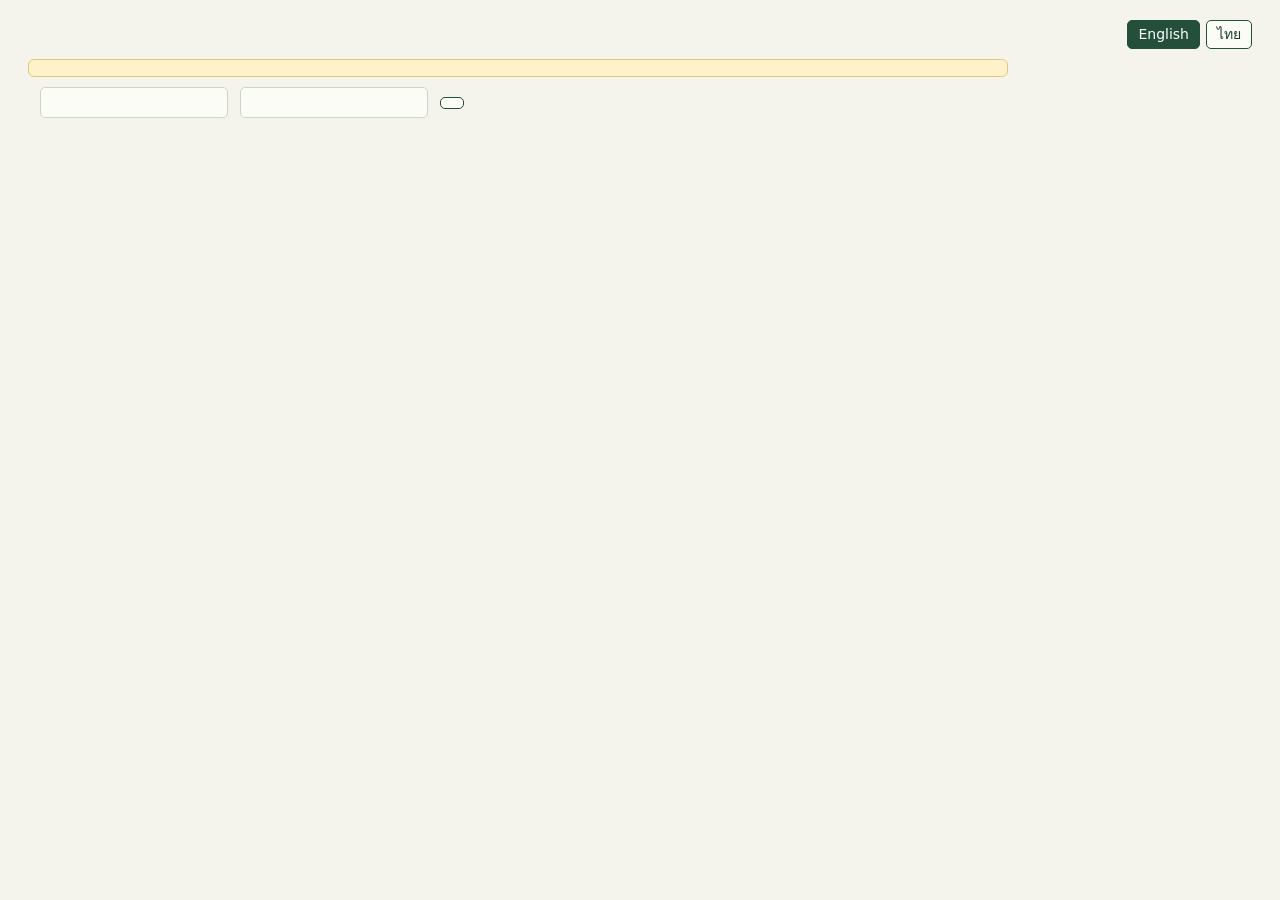
<file: scripts/reconcile_page.html>
<!doctype html>
<html lang="en">
<meta charset="utf-8">
<meta name="viewport" content="width=device-width,initial-scale=1">
<title>Civet · Reconcile gold passes</title>
<style>
:root{color-scheme:light;--paper:#f4f3ec;--surface:#fcfcf7;--ink:#203c32;--muted:#64746a;--line:#cdd5c9;--forest:#244f3b;--accent:#c2d77b;--danger:#9b3933;--warn:#fff1c9;
--Eating:#8fd694;--Locomotion:#8fb8f0;--Resting:#c9a0dc;--Climbing:#f0b070;--Transition:#d9d9d2;--Uncertain:#f2a9a0}
*{box-sizing:border-box}
body{margin:0;padding:20px 28px 40px;max-width:1500px;margin-inline:auto;background:var(--paper);color:var(--ink);font:14px/1.5 system-ui,"Segoe UI","Leelawadee UI",Tahoma,sans-serif}
h1{font:600 26px Cambria,Georgia,"Leelawadee UI",serif;margin:0 0 4px}h2{font:600 17px Cambria,Georgia,"Leelawadee UI",serif;margin:22px 0 8px}
p.lede{margin:0 0 14px;color:var(--muted);max-width:90ch}
.top{display:flex;justify-content:space-between;align-items:flex-start;gap:16px}
.lang{display:flex;align-items:center;gap:6px;flex:none}.lang button{padding:3px 10px}.lang button[aria-pressed=true]{background:var(--forest);color:#fff}
.bar{display:flex;flex-wrap:wrap;gap:12px;align-items:center;margin:10px 0}
input,select,textarea,button{font:inherit;color:inherit}
input,select,textarea{border:1px solid var(--line);border-radius:5px;padding:4px 6px;background:var(--surface)}
button{border:1px solid var(--forest);background:var(--surface);border-radius:5px;padding:5px 11px;cursor:pointer}
button.primary{background:var(--forest);color:#fff}button:disabled{opacity:.45;cursor:default}
#chips{display:flex;flex-wrap:wrap;gap:6px}
.chip{padding:3px 9px;border:1px solid var(--line);border-radius:14px;background:var(--surface);cursor:pointer;font-size:12px}
.chip.cur{outline:2px solid var(--forest)}.chip.done{background:var(--accent)}
video{width:100%;max-height:46vh;background:#000;border-radius:6px}
#lanes{position:relative;margin:12px 0 4px}
.lane{display:flex;align-items:center;gap:8px;margin:3px 0}
.lname{width:150px;flex:none;font-size:12px;color:var(--muted);overflow:hidden;text-overflow:ellipsis;white-space:nowrap}
.track{position:relative;flex:1;height:30px;background:#e6e8df;border-radius:4px;cursor:pointer;overflow:hidden}
.track.final{height:36px;outline:1px solid var(--forest)}
.blk{position:absolute;top:2px;bottom:2px;border-radius:3px;font-size:11px;line-height:26px;text-align:center;overflow:hidden;color:#17251d;border:1px solid rgba(0,0,0,.18)}
.track.final .blk{line-height:32px}
.blk.dis{background:repeating-linear-gradient(45deg,#e7b4ad,#e7b4ad 6px,#f6d9d5 6px,#f6d9d5 12px);border-color:var(--danger)}
.blk.dis.short{background:#f4e7bd;border-color:#b89a2c}
#playhead{position:absolute;top:0;bottom:0;width:2px;background:#d33;pointer-events:none;left:158px}
table{border-collapse:collapse;width:100%}th,td{border:1px solid var(--line);padding:3px 5px;font-size:12.5px;vertical-align:middle}
th{background:#ebece3;text-align:left}td input[type=number]{width:78px}td select{max-width:170px}
.cols{display:grid;grid-template-columns:1fr 1fr;gap:18px}@media(max-width:1000px){.cols{grid-template-columns:1fr}}
tr.click{cursor:pointer}tr.click:hover{background:#eef2e2}
.pill{display:inline-block;padding:0 7px;border-radius:9px;border:1px solid rgba(0,0,0,.2);font-size:12px}
#msg{min-height:1.4em;margin:8px 0;font-weight:600}#msg.bad{color:var(--danger)}#msg.ok{color:var(--forest)}
.legend{display:flex;flex-wrap:wrap;gap:4px 16px}.legend span{font-size:12px}.legend small{color:var(--muted)}
.note{background:var(--warn);border:1px solid #e0c97a;border-radius:6px;padding:8px 10px;margin:10px 0;max-width:110ch}
</style>
<div class="top"><div><h1 data-i18n="title"></h1>
<p class="lede" data-i18n="lede"></p></div>
<div class="lang"><span data-i18n="language"></span><button id="lEn" type="button" aria-pressed="true">English</button><button id="lTh" type="button" aria-pressed="false">ไทย</button></div></div>
<div class="note" data-i18n="note"></div>
<div class="bar"><b data-i18n="reviewers"></b>
<input id="r1" data-i18n-ph="reviewer1"><input id="r2" data-i18n-ph="reviewer2"><button id="saveNames" data-i18n="saveNames"></button><span id="nameState"></span></div>
<div class="bar"><span id="progress"></span></div>
<div id="chips"></div>
<div id="clipArea" hidden>
<h2 id="clipTitle"></h2>
<video id="v" controls preload="metadata"></video>
<div class="legend" id="legend"></div>
<div id="lanes">
 <div class="lane"><span class="lname" id="nameA"></span><div class="track" id="tA"></div></div>
 <div class="lane"><span class="lname" id="nameB"></span><div class="track" id="tB"></div></div>
 <div class="lane"><span class="lname" data-i18n="laneDiff"></span><div class="track" id="tD"></div></div>
 <div class="lane"><span class="lname"><b data-i18n="laneFinal"></b></span><div class="track final" id="tF"></div></div>
 <div id="playhead"></div>
</div>
<div class="bar"><span id="clock">0.00 s</span><span id="stats"></span></div>

<h2 data-i18n="diffTitle"></h2>
<p class="lede" data-i18n="diffLede"></p>
<table id="diffT"><thead><tr><th data-i18n="from"></th><th data-i18n="to"></th><th data-i18n="length"></th><th id="hA"></th><th id="hB"></th></tr></thead><tbody></tbody></table>

<div class="cols">
 <div><h2 id="titleA"></h2><table id="listA"><thead><tr><th data-i18n="colNo"></th><th data-i18n="behavior"></th><th data-i18n="start"></th><th data-i18n="end"></th><th></th></tr></thead><tbody></tbody></table></div>
 <div><h2 id="titleB"></h2><table id="listB"><thead><tr><th data-i18n="colNo"></th><th data-i18n="behavior"></th><th data-i18n="start"></th><th data-i18n="end"></th><th></th></tr></thead><tbody></tbody></table></div>
</div>

<h2 data-i18n="finalTitle"></h2>
<div class="bar"><button id="fromA" data-i18n="fromA"></button><button id="fromB" data-i18n="fromB"></button><button id="addRow" data-i18n="addRow"></button><button id="clearF" data-i18n="clear"></button>
<span class="lede" style="margin:0" data-i18n="finalHint"></span></div>
<table id="finalT"><thead><tr><th data-i18n="behavior"></th><th data-i18n="start"></th><th data-i18n="end"></th><th data-i18n="visibility"></th><th data-i18n="lighting"></th><th data-i18n="camera_view"></th><th data-i18n="occlusion"></th><th data-i18n="reasonCol"></th><th></th></tr></thead><tbody></tbody></table>
<h2 data-i18n="whyTitle"></h2>
<textarea id="reason" rows="3" style="width:100%;max-width:110ch" data-i18n-ph="whyPlaceholder"></textarea>
<div class="bar"><button class="primary" id="save" data-i18n="save"></button><span id="msg" role="status"></span></div>
</div>
<div id="finish" class="note" hidden data-i18n="finish"></div>
<script>
const BEHAVIORS=__BEHAVIORS__, OPTIONS=__CONDITION_OPTIONS__, TRANSLATIONS=__TRANSLATIONS__;
const CONDS=["visibility","lighting","camera_view","occlusion"];
const $=id=>document.getElementById(id), fmt=n=>(+n).toFixed(2);
const api=async(p,o)=>{const r=await fetch(p,o);return r.json()};
let state=null, clip=null, final=[], dirty=false, lang="en", lastMsg=null;
const t=(k,p)=>{let s=(TRANSLATIONS[lang]&&TRANSLATIONS[lang][k])??TRANSLATIONS.en[k]??k;for(const x in (p||{}))s=s.split("{"+x+"}").join(p[x]);return s};
const color=b=>`var(--${b})`;
function esc(s){return String(s).replace(/[&<>"]/g,c=>({"&":"&amp;","<":"&lt;",">":"&gt;",'"':"&quot;"}[c]))}
// Behavior and condition values are stored in English whatever the language; only the labels shown change.
function pill(b){return b?`<span class="pill" style="background:${color(b)}">${esc(b)}</span>`:`<span class="pill" style="background:#eee">${esc(t("notLabelled"))}</span>`}
function optLabel(o){const k="o_"+o;return lang==="en"?o:(TRANSLATIONS.th[k]?o+" · "+TRANSLATIONS.th[k]:o)}
function behLabel(b){return lang==="en"?b:b+" · "+(TRANSLATIONS.th["d_"+b]||"").split(" ")[0]}
function say(key,params,kind,raw){lastMsg={key,params,kind,raw};showMsg()}
function showMsg(){const m=$("msg");if(!lastMsg){m.textContent="";m.className="";return}
  m.textContent=lastMsg.raw?t("serverSays",{text:lastMsg.raw}):(lastMsg.key?t(lastMsg.key,lastMsg.params):"");m.className=lastMsg.kind||""}
let draftTimer=null;
function mark(){dirty=true;say("unsaved");clearTimeout(draftTimer);draftTimer=setTimeout(saveDraft,700)}
async function saveDraft(){if(!clip)return;try{await api("/api/draft",{method:"POST",headers:{"Content-Type":"application/json"},body:JSON.stringify({clip_id:clip.clip_id,intervals:final,reason:$("reason").value})})}catch(e){}}

function applyStatic(){
  document.documentElement.lang=lang;
  document.querySelectorAll("[data-i18n]").forEach(e=>e.innerHTML=t(e.dataset.i18n));
  document.querySelectorAll("[data-i18n-ph]").forEach(e=>e.placeholder=t(e.dataset.i18nPh));
  $("lEn").setAttribute("aria-pressed",lang==="en");$("lTh").setAttribute("aria-pressed",lang==="th");
  document.title=t("title")+" · Civet";
  $("legend").innerHTML=BEHAVIORS.map(b=>`<span>${pill(b)} <small>${esc(t("d_"+b))}</small></span>`).join("");
  if(state){
    $("nameA").textContent="A: "+state.annotators[0];$("nameB").textContent="B: "+state.annotators[1];
    $("hA").textContent=t("aSays",{name:state.annotators[0]});$("hB").textContent=t("bSays",{name:state.annotators[1]});
    $("titleA").textContent=t("passA",{name:state.annotators[0]});$("titleB").textContent=t("passB",{name:state.annotators[1]});
    drawChips();
  }
  if(clip){$("stats").textContent=t("stats",{a:clip.a_intervals,b:clip.b_intervals,matched:clip.matched,open:clip.to_discuss});render()}
  showMsg();
}
function setLang(l){lang=l;applyStatic()}
$("lEn").onclick=()=>setLang("en");$("lTh").onclick=()=>setLang("th");

async function init(){
  state=await api("/api/state");
  $("r1").value=state.reviewers[0]||"";$("r2").value=state.reviewers[1]||"";
  applyStatic();
  const first=state.clips.find(c=>!c.done)||state.clips[0];
  if(first)open(first.clip_id,true);
}
function drawChips(){
  const done=state.clips.filter(c=>c.done).length;
  $("progress").textContent=t("progress",{done,total:state.clips.length});
  $("finish").hidden=done!==state.clips.length;
  $("chips").innerHTML="";
  state.clips.forEach(c=>{const e=document.createElement("span");e.className="chip"+(c.done?" done":"")+(clip&&clip.clip_id===c.clip_id?" cur":"");
    e.textContent=c.clip_id+(c.done?" ✓":"")+"  ("+t("toDiscuss",{n:c.to_discuss})+")";e.onclick=()=>open(c.clip_id);$("chips").appendChild(e)});
}
async function open(id,force){
  if(!force&&dirty&&!confirm(t("confirmLeave")))return;
  clip=await api("/api/clip?id="+encodeURIComponent(id));
  const src=clip.draft||{intervals:clip.final||[],reason:clip.reason||""};
  final=src.intervals.map(r=>({...r}));dirty=!!clip.draft;
  $("clipArea").hidden=false;$("clipTitle").textContent=clip.clip_id+"  ·  "+fmt(clip.duration_s)+" s";
  $("v").src=clip.video_url;$("reason").value=src.reason||"";
  $("stats").textContent=t("stats",{a:clip.a_intervals,b:clip.b_intervals,matched:clip.matched,open:clip.to_discuss});
  say(clip.draft?"draftRestored":clip.final?"loaded":null);
  drawChips();render();
}
function blocks(track,list,key){
  track.innerHTML="";const d=clip.duration_s;
  list.forEach(iv=>{const s=iv.start_s??iv.start,e=iv.end_s??iv.end,b=iv[key]||iv.behavior;
    const el=document.createElement("div");el.className="blk";el.style.left=(s/d*100)+"%";el.style.width=Math.max((e-s)/d*100,.4)+"%";
    el.style.background=color(b);el.textContent=b;el.title=`${b} ${fmt(s)}–${fmt(e)}`;track.appendChild(el)});
}
function render(){
  if(!clip)return;
  blocks($("tA"),clip.a);blocks($("tB"),clip.b);
  const tr0=$("tD");tr0.innerHTML="";const d=clip.duration_s;
  clip.spans.filter(s=>!s.agree).forEach(s=>{const el=document.createElement("div");el.className="blk dis"+(s.short?" short":"");
    el.style.left=(s.start/d*100)+"%";el.style.width=Math.max((s.end-s.start)/d*100,.4)+"%";
    el.title=`A: ${s.a||t("notLabelled")} / B: ${s.b||t("notLabelled")} (${fmt(s.end-s.start)} s)`;tr0.appendChild(el)});
  const body=$("diffT").querySelector("tbody");body.innerHTML="";
  const diffs=clip.spans.filter(s=>!s.agree);
  if(!diffs.length)body.innerHTML=`<tr><td colspan="5">${esc(t("noDiff"))}</td></tr>`;
  diffs.forEach(s=>{const tr=document.createElement("tr");tr.className="click";
    tr.innerHTML=`<td>${fmt(s.start)}</td><td>${fmt(s.end)}</td><td>${fmt(s.end-s.start)} s${s.short?" ("+esc(t("short"))+")":""}</td><td>${pill(s.a)}</td><td>${pill(s.b)}</td>`;
    tr.onclick=()=>{$("v").currentTime=Math.max(0,s.start-.5);$("v").play()};body.appendChild(tr)});
  listTable($("listA"),clip.a);listTable($("listB"),clip.b);
  renderFinal();
}
function listTable(table,list){
  const body=table.querySelector("tbody");body.innerHTML="";
  list.forEach((iv,i)=>{const tr=document.createElement("tr");
    tr.innerHTML=`<td>${i+1}</td><td>${pill(iv.behavior)}${iv.behavior==="Uncertain"&&iv.uncertain_reason?" <small>"+esc(iv.uncertain_reason)+"</small>":""}</td><td>${fmt(iv.start_s)}</td><td>${fmt(iv.end_s)}</td><td><button>${esc(t("copyFinal"))}</button></td>`;
    tr.querySelector("button").onclick=()=>{final.push(copyOf(iv));mark();render()};body.appendChild(tr)});
}
function copyOf(iv){const r={behavior:iv.behavior,start_s:+iv.start_s,end_s:+iv.end_s,uncertain_reason:iv.uncertain_reason||""};
  CONDS.forEach(c=>r[c]=iv[c]||"unknown");return r}
function selectHtml(name,value,idx){return `<select data-f="${name}" data-i="${idx}">${OPTIONS[name].map(o=>`<option value="${esc(o)}"${o===value?" selected":""}>${esc(optLabel(o))}</option>`).join("")}</select>`}
function renderFinal(){
  final.sort((x,y)=>x.start_s-y.start_s||x.end_s-y.end_s);
  const body=$("finalT").querySelector("tbody");body.innerHTML="";
  final.forEach((r,i)=>{const tr=document.createElement("tr");
    tr.innerHTML=`<td><select data-f="behavior" data-i="${i}">${BEHAVIORS.map(b=>`<option value="${b}"${b===r.behavior?" selected":""}>${esc(behLabel(b))}</option>`).join("")}</select></td>
    <td><input type="number" step="0.01" min="0" data-f="start_s" data-i="${i}" value="${fmt(r.start_s)}"><button data-t="s" data-i="${i}" title="${esc(t("useVideo"))}">⏱</button></td>
    <td><input type="number" step="0.01" min="0" data-f="end_s" data-i="${i}" value="${fmt(r.end_s)}"><button data-t="e" data-i="${i}" title="${esc(t("useVideo"))}">⏱</button></td>
    ${CONDS.map(c=>`<td>${selectHtml(c,r[c],i)}</td>`).join("")}
    <td><input type="text" data-f="uncertain_reason" data-i="${i}" value="${esc(r.uncertain_reason||"")}" ${r.behavior==="Uncertain"?"":"disabled"}></td>
    <td><button data-d="${i}">${esc(t("delete"))}</button></td>`;body.appendChild(tr)});
  body.querySelectorAll("[data-f]").forEach(el=>el.onchange=()=>{const r=final[+el.dataset.i],f=el.dataset.f;
    r[f]=(f==="start_s"||f==="end_s")?+el.value:el.value;if(f==="behavior"&&r.behavior!=="Uncertain")r.uncertain_reason="";mark();render()});
  body.querySelectorAll("[data-t]").forEach(el=>el.onclick=()=>{final[+el.dataset.i][el.dataset.t==="s"?"start_s":"end_s"]=+(+$("v").currentTime).toFixed(2);mark();render()});
  body.querySelectorAll("[data-d]").forEach(el=>el.onclick=()=>{final.splice(+el.dataset.d,1);mark();render()});
  blocks($("tF"),final,"behavior");
}
$("fromA").onclick=()=>{if(final.length&&!confirm(t("confirmA")))return;final=clip.a.map(copyOf);mark();render()};
$("fromB").onclick=()=>{if(final.length&&!confirm(t("confirmB")))return;final=clip.b.map(copyOf);mark();render()};
$("clearF").onclick=()=>{if(final.length&&!confirm(t("confirmClear")))return;final=[];mark();render()};
$("addRow").onclick=()=>{const p=+(+$("v").currentTime).toFixed(2);const r={behavior:"Uncertain",start_s:p,end_s:Math.min(+(p+2).toFixed(2),clip.duration_s),uncertain_reason:"to decide"};CONDS.forEach(c=>r[c]="unknown");final.push(r);mark();render()};
$("reason").oninput=mark;
$("saveNames").onclick=async()=>{const res=await api("/api/reviewers",{method:"POST",headers:{"Content-Type":"application/json"},body:JSON.stringify({reviewers:[$("r1").value,$("r2").value]})});
  $("nameState").textContent=res.error?t("serverSays",{text:res.error}):t("namesSaved");};
$("save").onclick=async()=>{
  const res=await api("/api/final",{method:"POST",headers:{"Content-Type":"application/json"},body:JSON.stringify({clip_id:clip.clip_id,intervals:final,reason:$("reason").value})});
  if(res.error){say(null,null,"bad",res.error);return}
  dirty=false;say("saved",{labels:res.resolved_labels},"ok");
  const c=state.clips.find(x=>x.clip_id===clip.clip_id);c.done=true;drawChips();
};
$("v").addEventListener("timeupdate",moveHead);$("v").addEventListener("seeked",moveHead);
function moveHead(){if(!clip)return;const w=$("tA").getBoundingClientRect(),lanes=$("lanes").getBoundingClientRect();
  $("playhead").style.left=(w.left-lanes.left+w.width*($("v").currentTime/clip.duration_s))+"px";$("clock").textContent=fmt($("v").currentTime)+" s"}
["tA","tB","tD","tF"].forEach(id=>$(id).onclick=e=>{const r=e.currentTarget.getBoundingClientRect();$("v").currentTime=clip.duration_s*(e.clientX-r.left)/r.width});
window.addEventListener("resize",moveHead);
window.addEventListener("beforeunload",e=>{if(dirty){e.preventDefault();e.returnValue=""}});
applyStatic();init();
</script>
</file>
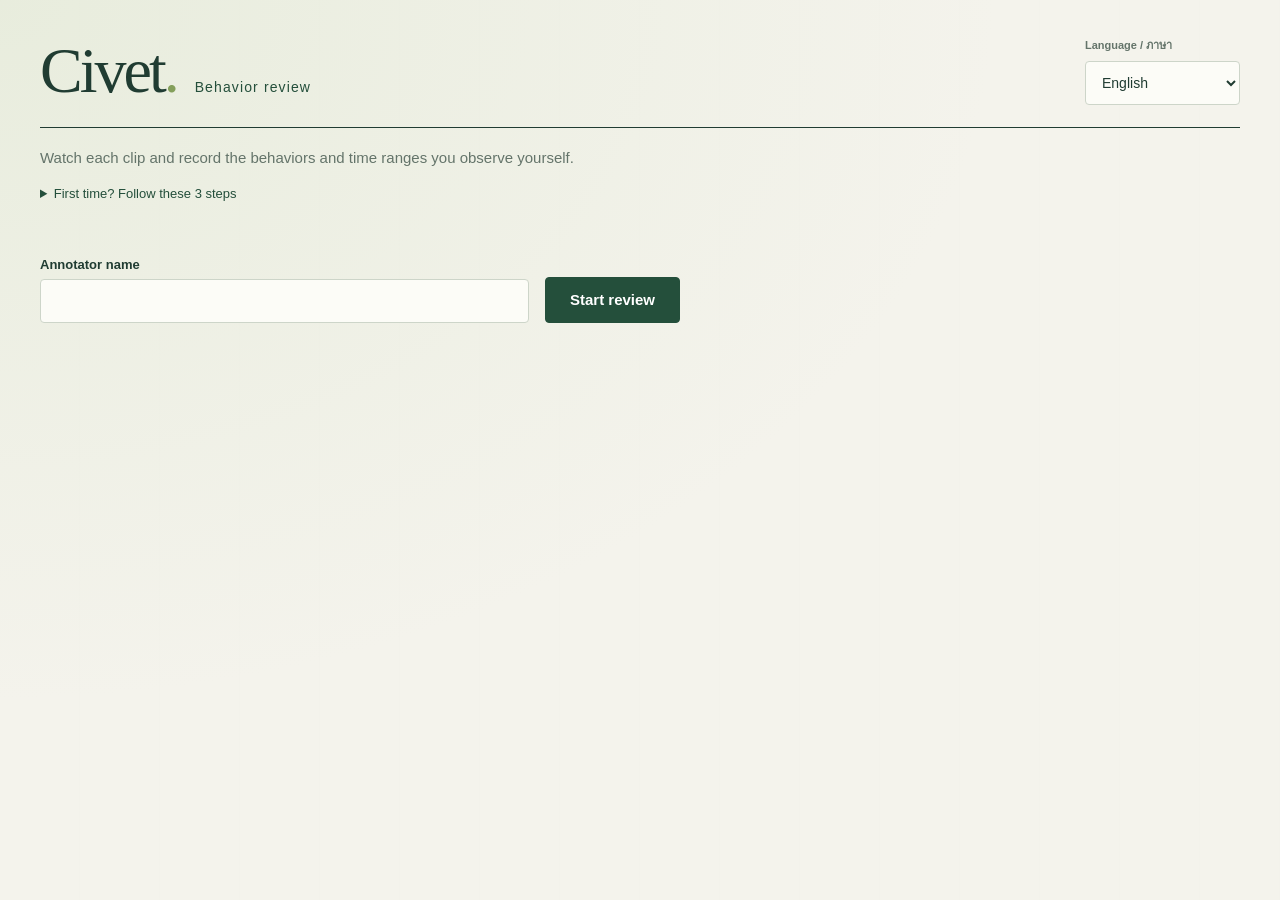
<file: scripts/review_page.html>
<!doctype html>
<html lang="en">
<meta charset="utf-8">
<meta name="viewport" content="width=device-width,initial-scale=1">
<title>Civet · Behavior review</title>
<style>
:root{color-scheme:light;--paper:#f4f3ec;--surface:#fcfcf7;--ink:#203c32;--muted:#64746a;--line:#cdd5c9;--forest:#244f3b;--accent:#c2d77b;--danger:#9b3933;--focus:#386b93;font-family:"Trebuchet MS","Leelawadee UI",sans-serif;color:var(--ink);background:radial-gradient(ellipse at 0 0,#dce6ce80,transparent 55%),repeating-linear-gradient(90deg,transparent,transparent 79px,#244f3b03 80px),var(--paper);font-size:15px}
*{box-sizing:border-box}body{margin:0 auto;padding:36px 40px 24px;max-width:1640px;min-height:100vh;background:transparent;animation:arrive .45s ease both}h1,h2,p{margin-top:0}p{line-height:1.6;color:var(--muted)}a{color:var(--forest);text-underline-offset:3px}button,input,select,textarea{font:inherit;color:inherit;border:1px solid var(--line);border-radius:4px;padding:11px 12px;background:var(--surface);min-height:44px;max-width:100%;transition:border-color .18s,background .18s,box-shadow .18s}button{cursor:pointer;font-weight:600;line-height:1.35}button:hover:not(:disabled){background:#e7eddf;border-color:#93a68d}button:active:not(:disabled){transform:translateY(1px)}button:disabled{opacity:.45;cursor:default}input:disabled,select:disabled,textarea:disabled{background:#e9ece4;color:#8a9389;cursor:not-allowed}button:focus-visible,input:focus-visible,select:focus-visible,textarea:focus-visible,summary:focus-visible,tr:focus-visible{outline:3px solid var(--focus);outline-offset:3px}.primary{background:var(--forest);border-color:var(--forest);color:#fff}.primary:hover:not(:disabled){background:#183d2c;border-color:#183d2c}label{display:flex;flex-direction:column;gap:7px;min-width:0;font-size:13px;font-weight:600}input,select,textarea{width:100%;font-weight:400;font-size:14px}textarea{resize:vertical;min-height:76px}input[type=number],#clock,td:nth-child(3),td:nth-child(4){font-variant-numeric:tabular-nums}.row{display:flex;gap:12px;align-items:center;flex-wrap:wrap}[hidden]{display:none!important}
.masthead{display:flex;align-items:center;justify-content:space-between;gap:24px;border-bottom:1px solid var(--ink);padding-bottom:22px}.brand{display:flex;align-items:baseline;flex-wrap:wrap;gap:18px}.brand h1{font-family:Cambria,Georgia,"Leelawadee UI",serif;font-size:64px;letter-spacing:-3px;line-height:1;margin:0;font-weight:500}.brand p{margin:0;font-size:14px;color:var(--forest);letter-spacing:.08em}.language-control{width:155px}.language-control span{font-size:11px;color:var(--muted)}.intro{margin:18px 0 12px;max-width:820px;font-size:15px}body>details{margin:0 0 20px;font-size:13px;color:var(--muted);max-width:820px}summary{cursor:pointer;color:var(--forest);width:fit-content;padding:4px 0}details ol{line-height:1.8;padding-left:22px}#identity{padding:32px 0 44px;max-width:640px}#identity section{align-items:flex-end;gap:16px}#identity label{flex:1;min-width:220px}#identity button{padding:12px 24px}#message:empty{display:none}#message{border-left:3px solid #b17c32;padding:12px 16px;background:#fbefd9;color:#714d1d;white-space:pre-wrap;margin:14px 0;line-height:1.5}
#workspace{display:grid;grid-template-columns:minmax(0,1.45fr) minmax(350px,1fr);grid-template-areas:"stage editor" "records editor" "save save" "help help";gap:24px 32px;align-items:start;animation:workspace-in .35s ease both}.review-stage{grid-area:stage;min-width:0}.session-line{justify-content:space-between;gap:8px;font-size:12px;line-height:1.5}#status{font-weight:600;overflow-wrap:anywhere}#saved{color:var(--forest);font-size:12px}progress{display:block;appearance:none;width:100%;height:3px;margin:12px 0;background:#dde3d5;border:0}progress::-webkit-progress-bar{background:#dde3d5}progress::-webkit-progress-value{background:var(--forest);transition:width .35s ease}progress::-moz-progress-bar{background:var(--forest)}#mode{font-size:11px;letter-spacing:.02em;margin:10px 0 14px;color:var(--muted)}video{display:block;width:100%;max-height:58vh;aspect-ratio:16/9;object-fit:contain;background:#101c16;border-radius:0}#strip{height:38px;position:relative;background:#e1e5d9;margin:10px 0 18px;overflow:hidden;border-radius:2px}.block{position:absolute;top:4px;height:30px;min-height:0;overflow:hidden;color:#17291f;font-size:10px;padding:4px;border:0;border-radius:1px;white-space:nowrap}.block:hover:not(:disabled){filter:brightness(.95);border:0}.selected{outline:2px solid var(--forest);outline-offset:-2px}#playhead{position:absolute;top:0;height:100%;width:2px;background:#a53e29;pointer-events:none}.playback{gap:12px;padding-bottom:16px;border-bottom:1px solid var(--line)}#clock{font-size:12px;color:var(--muted);margin-right:auto}.playback label{flex-direction:row;align-items:center;gap:8px;font-size:11px}.playback select{width:75px}#step{font-size:13px;min-height:22px;margin:18px 0 12px}.marking-actions{gap:8px}.marking-actions button{font-size:12px;flex:1;padding:10px 8px}#add{background:transparent;font-weight:400}#media-help{border-left:3px solid var(--danger);padding-left:16px;margin-top:18px;font-size:13px}
#editor{grid-area:editor;min-width:0;margin:0;padding:0 0 0 28px;border:0;border-left:1px solid var(--line);align-self:start}legend{font-family:Cambria,Georgia,"Leelawadee UI",serif;font-size:25px;padding:0 0 20px;width:100%;letter-spacing:-.3px}#editor .grid{display:grid;grid-template-columns:1fr 1fr;gap:16px 12px}#editor .grid label:first-child,#editor .grid label:nth-child(n+4){grid-column:1/-1}#editor .grid label:first-child select{border-color:#7d9873;background:#f8fbf1;font-weight:600}#editor>p{font-size:11px;line-height:1.65;margin:16px 0}.editor-actions{gap:8px;padding-top:16px;border-top:1px solid var(--line)}.editor-actions button{font-size:11px;padding:9px 8px;flex:1}#delete{color:var(--danger);background:transparent;border-color:transparent}
.records-section{grid-area:records;min-width:0;border-top:1px solid var(--line);padding-top:20px}.records-section h2{font-family:Cambria,Georgia,"Leelawadee UI",serif;font-size:24px;font-weight:400;margin:0 0 12px}.table-wrap{overflow-x:auto}table{width:100%;border-collapse:collapse;font-size:12px}th,td{text-align:left;padding:13px 10px;border-bottom:1px solid var(--line);line-height:1.5}th{font-size:10px;text-transform:uppercase;letter-spacing:.08em;color:var(--muted);font-weight:600}td:first-child{color:var(--muted);width:35px}td:last-child{min-width:140px;overflow-wrap:anywhere}tr.active{background:#e1eacf;animation:row-select .2s ease}tbody tr{cursor:pointer;transition:background .18s}tbody tr:hover{background:#e9eedf}#empty{font-size:13px;margin:20px 0}.save-bar{grid-area:save;border-top:1px solid var(--ink);padding:20px 0;justify-content:flex-end}.save-bar button{min-width:245px;padding:14px 24px}#help{grid-area:help;font-size:11px;line-height:1.9;margin:0;padding-top:8px;color:var(--muted)}
@keyframes arrive{from{opacity:0;transform:translateY(6px)}to{opacity:1;transform:none}}@keyframes workspace-in{from{opacity:0;transform:translateY(10px)}to{opacity:1;transform:none}}@keyframes row-select{from{background:#c8dba9}to{background:#e1eacf}}
@media(min-width:1400px){body{padding-left:56px;padding-right:56px}#workspace{column-gap:44px}#editor{padding-left:36px}}
@media(max-width:980px){body{padding:24px}#workspace{grid-template-columns:minmax(0,1fr) minmax(300px,.9fr);gap:20px}.brand h1{font-size:52px}#editor{padding-left:20px}.marking-actions button{flex:1 1 40%}#add{flex-basis:100%}#clock{margin-right:0}.playback label{margin-left:auto}}
@media(max-width:720px){body{padding:20px 16px}.masthead{align-items:flex-start;padding-bottom:18px}.brand{display:block}.brand h1{font-size:48px;letter-spacing:-2px}.brand p{font-size:11px;letter-spacing:.03em;margin-top:7px}.language-control{width:116px}.language-control select{font-size:12px}.intro{font-size:13px;margin-top:16px}#workspace{display:flex;flex-direction:column;gap:24px}#workspace>*{width:100%}#editor{position:static;max-height:none;overflow:visible;border-left:0;border-top:1px solid var(--line);padding:22px 0 0}.records-section{order:2}.save-bar{order:3;position:sticky;bottom:0;background:linear-gradient(0deg,var(--paper) 90%,#f4f3ecf0);padding:14px 0;margin:0;z-index:3}.save-bar button{width:100%;min-width:0}#help{order:4}.session-line{align-items:flex-start}video{max-height:none}.playback{gap:10px}#clock{font-size:11px}.playback label span{display:none}legend{font-size:24px;padding-bottom:16px}.marking-actions button{flex:1 1 40%}.editor-actions{flex-wrap:wrap}.editor-actions button{flex:1 1 40%}#delete{flex-basis:100%}#identity{padding-top:22px}#identity section{align-items:stretch}#identity button{width:100%}th,td{padding:11px 7px}}
@media(prefers-reduced-motion:reduce){*,*::before,*::after{animation:none!important;transition:none!important;scroll-behavior:auto!important}}
</style>
<header class="masthead"><div class="brand"><h1>Civet<span aria-hidden="true" style="color:#849f5b">.</span></h1><p data-i18n="workspaceTitle">Behavior review</p></div><label class="language-control"><span data-i18n="language">Language / ภาษา</span><select id="language"><option value="en" selected>English</option><option value="th">ไทย</option></select></label></header>
<p class="intro" data-i18n="intro">Watch each clip and record the behaviors and time ranges you observe yourself.</p>
<details><summary data-i18n="quickStart">First time? Follow these 3 steps</summary><ol><li data-i18n="guide1"></li><li data-i18n="guide2"></li><li data-i18n="guide3"></li></ol><p data-i18n="draftGuide"></p></details>
<form id="identity" novalidate><section class="row"><label><span data-i18n="annotator">Annotator name</span><input id="annotator" required autocomplete="name"></label><button class="primary" type="submit" data-i18n="begin">Start review</button></section></form>
<div id="message" role="status" aria-live="polite"></div>
<main id="workspace" hidden>
<section class="review-stage"><div class="row session-line"><span id="status"></span><span id="saved" aria-live="polite"></span></div><progress id="progress" value="0" max="8" aria-label="Saved clips" data-i18n-aria="progress"></progress><p id="mode"></p>
<video id="player" controls preload="metadata"></video><div id="strip"></div>
<div class="row playback"><button id="toggle" type="button" data-i18n="play">Play / pause</button><span id="clock">0.00 seconds</span><label><span data-i18n="speed">Playback speed</span><select id="speed"><option value="0.5">0.5×</option><option value="1" selected>1×</option><option value="1.5">1.5×</option><option value="2">2×</option></select></label></div>
<p id="step"></p>
<div class="row marking-actions"><button id="mark-start" class="primary" type="button" data-i18n="markStart">1. Mark start</button><button id="mark-end" type="button" disabled data-i18n="markEnd">2. Mark end</button><button id="add" type="button" data-i18n="add">+ Add interval manually</button></div>
<div id="media-help" hidden><p data-i18n="mediaGuide"></p><a href="https://support.mozilla.org/en-US/kb/audio-and-video-firefox" target="_blank" rel="noopener noreferrer" data-i18n="mediaLink">Mozilla video playback help</a></div>
</section>
<fieldset id="editor" hidden><legend data-i18n="editor">Edit selected interval</legend><div class="grid">
<label><span data-i18n="behavior">Behavior</span><select id="behavior"></select></label>
<label><span data-i18n="start">Start (seconds)</span><input id="start" type="number" min="0" step="0.01"></label>
<label><span data-i18n="end">End (seconds)</span><input id="end" type="number" min="0" step="0.01"></label>
<label><span data-i18n="visibility"></span><select id="visibility" required></select></label>
<label><span data-i18n="lighting"></span><select id="lighting" required></select></label>
<label><span data-i18n="camera_view"></span><select id="camera_view" required></select></label>
<label><span data-i18n="occlusion"></span><select id="occlusion" required></select></label>
<label><span data-i18n="reason">Reason when Uncertain</span><input id="reason" type="text" placeholder="For example: animal hidden from view" data-i18n-placeholder="reasonPlaceholder"></label>
<label style="grid-column:1/-1"><span data-i18n="notes">Notes (optional)</span><textarea id="notes" rows="2" data-i18n-placeholder="notesPlaceholder"></textarea></label>
</div><p data-i18n="conditionsHelp"></p><div class="row editor-actions"><button id="set-start" type="button" data-i18n="setStart">Use video position as start</button><button id="set-end" type="button" data-i18n="setEnd">Use video position as end</button><button id="delete" type="button" data-i18n="delete">Delete selected interval</button></div></fieldset>
<section class="records-section"><h2 data-i18n="recordedIntervals">Recorded intervals</h2><div class="table-wrap"><table><thead><tr><th>#</th><th data-i18n="behavior">Behavior</th><th data-i18n="tableStart">Start</th><th data-i18n="tableEnd">End</th><th data-i18n="tableReason">Reason</th></tr></thead><tbody id="records"></tbody></table></div><p id="empty" data-i18n="empty"></p></section>
<div class="row save-bar"><button id="save" class="primary" type="button" data-i18n="save">Save clip and continue</button></div>
<p id="help"><span data-i18n="shortcuts"></span><br><span data-i18n="restingRule"></span></p>
</main>
<script>
const KEYS=__BEHAVIORS__,COLORS={Eating:'#8fd694',Locomotion:'#8fb8f0',Resting:'#c9a0dc',Climbing:'#f0b070',Transition:'#ddd',Uncertain:'#f08f8f'};
const $=id=>document.getElementById(id),fmt=n=>Number.isFinite(n)?n.toFixed(2):'';
let clips=[],clip=null,intervals=[],sel=0,annotator='',dirty=false,saving=false,pendingStart=null,reviewId='',resumeTime=0;
const TRANSLATIONS=__TRANSLATIONS__;
const CONDITION_OPTIONS=__CONDITION_OPTIONS__;
const normalizeConditions=rows=>rows.map(row=>{const copy={...row};for(const [key,choices] of Object.entries(CONDITION_OPTIONS))if(copy[key]==='unknown'||!choices.includes(copy[key]))copy[key]='';return copy;});
let language='en',notice=null,savedNotice='',stepKey='stepStart';
const t=(key,values={})=>(TRANSLATIONS[language][key]||TRANSLATIONS.en[key]||key).replace(/\{(\w+)\}/g,(_,name)=>String(values[name]??''));
function drawMessage(){$('message').textContent=notice?(notice.raw??t(notice.key,notice.values)):'';}
function message(key,values={}){notice=key?{key,values}:null;drawMessage();}
function rawMessage(text){notice={raw:text};drawMessage();}
function saved(key){savedNotice=key;$('saved').textContent=key?t(key):'';}
function setStep(key){stepKey=key;$('step').textContent=t(key,{time:fmt(pendingStart)});}
function applyLanguage(){
  document.documentElement.lang=language;document.title=t('title');
  document.querySelectorAll('[data-i18n]').forEach(el=>{el.textContent=t(el.dataset.i18n);});
  document.querySelectorAll('[data-i18n-placeholder]').forEach(el=>{el.placeholder=t(el.dataset.i18nPlaceholder);});
  document.querySelectorAll('[data-i18n-aria]').forEach(el=>{el.setAttribute('aria-label',t(el.dataset.i18nAria));});
  for(const option of $('behavior').options)option.textContent=t(option.value);
  for(const key of Object.keys(CONDITION_OPTIONS))for(const option of $(key).options)option.textContent=option.value?t('condition_'+option.value):t('chooseCondition');
  drawMessage();saved(savedNotice);setStep(stepKey);if(clip)render();
}
$('language').onchange=()=>{language=$('language').value==='th'?'th':'en';applyLanguage();};
async function api(path,options){const response=await fetch(path,options),data=await response.json();if(!response.ok||data.error)throw Error(data.error||t('requestFailed'));return data;}
const nextClipId=()=>clips.find(c=>!c.verified)?.clip_id;
KEYS.forEach(label=>{const option=document.createElement('option');option.value=label;option.textContent=t(label);$('behavior').appendChild(option);});
for(const [key,choices] of Object.entries(CONDITION_OPTIONS)){const placeholder=document.createElement('option');placeholder.value='';placeholder.textContent=t('chooseCondition');$(key).appendChild(placeholder);for(const value of choices){const option=document.createElement('option');option.value=value;option.textContent=t('condition_'+value);$(key).appendChild(option);}}
const draftKey=()=>`civet-review-v1:${reviewId}:${encodeURIComponent(annotator)}:${clip.clip_id}`;
function persistDraft(){if(!clip||!reviewId)return;try{localStorage.setItem(draftKey(),JSON.stringify({conditionSchema:1,intervals,pendingStart,time:$('player').currentTime,duration:clip.duration_s}));saved('draftSaved');}catch(error){saved('draftUnavailable');}}
async function load(id){
  message('');dirty=false;pendingStart=null;resumeTime=0;$('mark-end').disabled=true;$('media-help').hidden=true;setStep('stepStart');
  if(!id){clip=null;$('player').pause();$('workspace').hidden=true;message('complete');return;}
  clip=await api('/api/clip?id='+encodeURIComponent(id)+'&annotator='+encodeURIComponent(annotator));
  intervals=clip.edit_existing?clip.intervals:(clip.proposals||[]).map(p=>({...p,uncertain_reason:'',visibility:'',lighting:'',camera_view:'',occlusion:'',notes:''}));
  intervals=normalizeConditions(intervals);
  sel=0;$('player').src=clip.video_url;saved('');$('workspace').hidden=false;
  try{const draft=JSON.parse(localStorage.getItem(draftKey())||'null');if(draft&&draft.duration===clip.duration_s&&Array.isArray(draft.intervals)){intervals=draft.conditionSchema===1?draft.intervals:normalizeConditions(draft.intervals);pendingStart=draft.pendingStart??null;resumeTime=Number.isFinite(draft.time)?draft.time:0;dirty=true;saved('draftRestored');if(pendingStart!==null){$('mark-end').disabled=false;setStep('stepEnd');}}}catch(error){message('draftError');}
  render();
}
$('identity').addEventListener('submit',async event=>{
  event.preventDefault();annotator=$('annotator').value.trim();if(!annotator){message('nameRequired');return;}
  try{const session=await api('/api/session');reviewId=session.review_id;clips=await api('/api/clips');await load(nextClipId());$('identity').hidden=true;$('mark-start').focus();}catch(error){rawMessage(error.message);}
});
function render(){
  const completed=clips.filter(c=>c.verified).length;$('status').textContent=t('clipStatus',{current:clips.findIndex(c=>c.clip_id===clip.clip_id)+1,total:clips.length,completed,id:clip.clip_id});$('progress').max=clips.length;$('progress').value=completed;
  $('mode').textContent=t(clip.edit_existing?'editMode':clip.blind?'blind':'reviewMode');
  $('empty').hidden=intervals.length>0;
  const tbody=$('records');tbody.replaceChildren();const strip=$('strip');strip.replaceChildren();
  intervals.forEach((iv,i)=>{
    const tr=document.createElement('tr');tr.tabIndex=0;tr.setAttribute('aria-selected',String(i===sel));tr.setAttribute('aria-label',t('selectInterval',{number:i+1}));tr.onkeydown=event=>{if(event.key==='Enter'||event.key===' '){event.preventDefault();event.stopPropagation();sel=i;render();}};if(i===sel)tr.className='active';
    [i+1,iv.behavior,fmt(iv.start_s),fmt(iv.end_s),iv.uncertain_reason||''].forEach(value=>{const td=document.createElement('td');td.textContent=value;tr.appendChild(td);});
    tr.onclick=()=>{sel=i;render();};tbody.appendChild(tr);
    const block=document.createElement('button');block.type='button';block.className='block'+(i===sel?' selected':'');block.style.left=iv.start_s/clip.duration_s*100+'%';block.style.width=Math.max((iv.end_s-iv.start_s)/clip.duration_s*100,.5)+'%';block.style.background=COLORS[iv.behavior];block.textContent=iv.behavior;block.setAttribute('aria-label',t('selectInterval',{number:i+1}));block.onclick=()=>{sel=i;render();};strip.appendChild(block);
  });
  const marker=document.createElement('div');marker.id='playhead';strip.appendChild(marker);clock();
  const iv=intervals[sel];$('editor').hidden=!iv;
  if(iv){for(const key of ['visibility','lighting','camera_view','occlusion'])$(key).value=iv[key]||'';$('behavior').value=iv.behavior;$('start').value=fmt(iv.start_s);$('end').value=fmt(iv.end_s);$('reason').disabled=iv.behavior!=='Uncertain';$('reason').required=iv.behavior==='Uncertain';if(iv.behavior!=='Uncertain')iv.uncertain_reason='';$('reason').value=iv.uncertain_reason||'';$('notes').value=iv.notes||'';$('start').max=clip.duration_s;$('end').max=clip.duration_s;}
}
function changed(){dirty=true;message('');render();persistDraft();}
function appendInterval(start,end){intervals.push({start_s:start,end_s:end,behavior:'Uncertain',uncertain_reason:'',visibility:'',lighting:'',camera_view:'',occlusion:'',notes:''});sel=intervals.length-1;changed();$('behavior').focus();setStep('stepChoose');}
function add(){
  if(!clip||saving)return;if(pendingStart!==null){message('finishPending');return;}const t=Number($('player').currentTime.toFixed(2));
  if(t>=clip.duration_s){message('seekBeforeEnd');return;}
  appendInterval(t,Number(Math.min(t+2,clip.duration_s).toFixed(2)));
}
$('mark-start').onclick=()=>{if(!clip||saving)return;pendingStart=Number($('player').currentTime.toFixed(2));if(pendingStart>=clip.duration_s){pendingStart=null;message('startBeforeEnd');return;}$('mark-end').disabled=false;setStep('stepEnd');dirty=true;persistDraft();};
$('mark-end').onclick=()=>{if(!clip||saving||pendingStart===null)return;const end=Number(Math.min($('player').currentTime,clip.duration_s).toFixed(2));if(end<=pendingStart){message('endAfterStart');return;}$('player').pause();const start=pendingStart;pendingStart=null;$('mark-end').disabled=true;appendInterval(start,end);};
function remove(){if(intervals[sel]&&!saving){intervals.splice(sel,1);sel=Math.max(0,sel-1);changed();}}
function clock(){const position=$('player').currentTime;$('clock').textContent=t('clock',{time:fmt(position),duration:fmt(clip?.duration_s||0)});const marker=$('playhead');if(marker&&clip)marker.style.left=position/clip.duration_s*100+'%';}
async function toggle(){try{if($('player').paused)await $('player').play();else $('player').pause();}catch(error){message('playError',{error:error.message});}}
$('add').onclick=add;$('delete').onclick=remove;$('toggle').onclick=toggle;
$('player').addEventListener('timeupdate',clock);
$('speed').onchange=()=>{$('player').playbackRate=Number($('speed').value);};
$('player').addEventListener('loadedmetadata',()=>{$('player').playbackRate=Number($('speed').value);if(resumeTime>0){$('player').currentTime=Math.min(resumeTime,clip.duration_s);resumeTime=0;}});
$('player').addEventListener('error',()=>{if(clip){$('media-help').hidden=false;message('mediaError');}});
$('behavior').onchange=()=>{const iv=intervals[sel];if(iv){iv.behavior=$('behavior').value;if(iv.behavior!=='Uncertain')iv.uncertain_reason='';changed();}};
for(const [id,key] of [['start','start_s'],['end','end_s'],['reason','uncertain_reason'],['notes','notes']]){
  $(id).addEventListener('input',()=>{const iv=intervals[sel];if(iv){if(id==='reason'&&iv.behavior!=='Uncertain')return;iv[key]=['reason','notes'].includes(id)?$(id).value:($(id).value===''?NaN:Number($(id).value));dirty=true;persistDraft();}});
  $(id).addEventListener('change',()=>{if(clip)render();});
}
for(const key of ['visibility','lighting','camera_view','occlusion'])$(key).addEventListener('change',()=>{const iv=intervals[sel];if(iv){iv[key]=$(key).value;dirty=true;message('');persistDraft();}});
for(const [id,key] of [['set-start','start_s'],['set-end','end_s']])$(id).onclick=()=>{if(intervals[sel]){intervals[sel][key]=Number($('player').currentTime.toFixed(2));changed();}};
async function save(){
  if(!clip||saving)return;
  if(pendingStart!==null){message('pendingSave');return;}
  if(!intervals.length){message('needInterval');return;}
  const ordered=[...intervals].sort((a,b)=>a.start_s-b.start_s);
  for(let i=0;i<ordered.length;i++){const iv=ordered[i];
    if(!Number.isFinite(iv.start_s)||!Number.isFinite(iv.end_s)||iv.start_s<0||iv.end_s<=iv.start_s||iv.end_s>clip.duration_s+.005){message('invalidTime');return;}
    for(const [key,choices] of Object.entries(CONDITION_OPTIONS))if(!choices.includes(iv[key])){sel=intervals.indexOf(iv);render();message('needConditions',{number:sel+1,field:t(key)});$(key).focus();return;}
    if(iv.behavior==='Uncertain'&&!(iv.uncertain_reason||'').trim()){sel=intervals.indexOf(iv);render();message('needReason');$('reason').focus();return;}
    if(i&&iv.start_s<ordered[i-1].end_s){message('overlap');return;}
  }
  saving=true;$('save').disabled=true;$('editor').disabled=true;$('player').pause();
  try{const result=await api('/api/verdict',{method:'POST',headers:{'Content-Type':'application/json'},body:JSON.stringify({clip_id:clip.clip_id,annotator,intervals})});clips.find(c=>c.clip_id===clip.clip_id).verified=result.verified;try{localStorage.removeItem(draftKey());}catch(error){}dirty=false;await load(nextClipId());if(clip){saved('previousSaved');$('mark-start').focus();}}
  catch(error){message('saveError',{error:error.message});}
  finally{saving=false;$('save').disabled=false;$('editor').disabled=false;}
}
$('save').onclick=save;
document.addEventListener('keydown',event=>{
  if(!clip||saving||event.ctrlKey||event.metaKey||event.altKey||['INPUT','SELECT','TEXTAREA'].includes(event.target.tagName))return;
  if(['BUTTON','VIDEO'].includes(event.target.tagName)&&[' ','Enter'].includes(event.key))return;
  const key=event.key.toLowerCase(),iv=intervals[sel];
  if(key===' '){event.preventDefault();toggle();}
  else if(key==='n')add();else if(key==='d')remove();else if(key==='r'&&iv&&iv.behavior==='Uncertain')$('reason').focus();
  else if(key==='arrowleft'){event.preventDefault();sel=Math.max(0,sel-1);render();}
  else if(key==='arrowright'){event.preventDefault();sel=Math.min(intervals.length-1,sel+1);render();}
  else if(key>='1'&&key<='6'&&iv){iv.behavior=KEYS[Number(key)-1];if(iv.behavior!=='Uncertain')iv.uncertain_reason='';changed();}
  else if(key==='enter'){event.preventDefault();save();}
  else if(iv&&[',','.',';',"'"].includes(key)){const field=[',','.'].includes(key)?'start_s':'end_s';iv[field]=Math.min(clip.duration_s,Math.max(0,Number((iv[field]+([',',';'].includes(key)?-.1:.1)).toFixed(2))));changed();}
});
applyLanguage();
window.addEventListener('beforeunload',event=>{if(dirty){event.preventDefault();event.returnValue='';}});
</script>
</html>
</file>
<file: presentation/vendor/reveal/reveal.css>
/**
 * reveal.js 5.2.0
 * https://revealjs.com
 * MIT licensed
 *
 * Copyright (C) 2011-2024 Hakim El Hattab, https://hakim.se
 */

.reveal .r-stretch,.reveal .stretch{max-width:none;max-height:none}.reveal pre.r-stretch code,.reveal pre.stretch code{height:100%;max-height:100%;box-sizing:border-box}.reveal .r-fit-text{display:inline-block;white-space:nowrap}.reveal .r-stack{display:grid;grid-template-rows:100%}.reveal .r-stack>*{grid-area:1/1;margin:auto}.reveal .r-hstack,.reveal .r-vstack{display:flex}.reveal .r-hstack img,.reveal .r-hstack video,.reveal .r-vstack img,.reveal .r-vstack video{min-width:0;min-height:0;object-fit:contain}.reveal .r-vstack{flex-direction:column;align-items:center;justify-content:center}.reveal .r-hstack{flex-direction:row;align-items:center;justify-content:center}.reveal .items-stretch{align-items:stretch}.reveal .items-start{align-items:flex-start}.reveal .items-center{align-items:center}.reveal .items-end{align-items:flex-end}.reveal .justify-between{justify-content:space-between}.reveal .justify-around{justify-content:space-around}.reveal .justify-start{justify-content:flex-start}.reveal .justify-center{justify-content:center}.reveal .justify-end{justify-content:flex-end}html.reveal-full-page{width:100%;height:100%;height:100vh;height:calc(var(--vh,1vh) * 100);height:100dvh;overflow:hidden}.reveal-viewport{height:100%;overflow:hidden;position:relative;line-height:1;margin:0;background-color:#fff;color:#000;--r-controls-spacing:12px;--r-overlay-header-height:40px;--r-overlay-margin:0px;--r-overlay-padding:6px;--r-overlay-gap:5px}@media screen and (max-width:1024px),(max-height:768px){.reveal-viewport{--r-overlay-header-height:26px}}.reveal-viewport:fullscreen{top:0!important;left:0!important;width:100%!important;height:100%!important;transform:none!important}.reveal .fragment{transition:all .2s ease}.reveal .fragment:not(.custom){opacity:0;visibility:hidden;will-change:opacity}.reveal .fragment.visible{opacity:1;visibility:inherit}.reveal .fragment.disabled{transition:none}.reveal .fragment.grow{opacity:1;visibility:inherit}.reveal .fragment.grow.visible{transform:scale(1.3)}.reveal .fragment.shrink{opacity:1;visibility:inherit}.reveal .fragment.shrink.visible{transform:scale(.7)}.reveal .fragment.zoom-in{transform:scale(.1)}.reveal .fragment.zoom-in.visible{transform:none}.reveal .fragment.fade-out{opacity:1;visibility:inherit}.reveal .fragment.fade-out.visible{opacity:0;visibility:hidden}.reveal .fragment.semi-fade-out{opacity:1;visibility:inherit}.reveal .fragment.semi-fade-out.visible{opacity:.5;visibility:inherit}.reveal .fragment.strike{opacity:1;visibility:inherit}.reveal .fragment.strike.visible{text-decoration:line-through}.reveal .fragment.fade-up{transform:translate(0,40px)}.reveal .fragment.fade-up.visible{transform:translate(0,0)}.reveal .fragment.fade-down{transform:translate(0,-40px)}.reveal .fragment.fade-down.visible{transform:translate(0,0)}.reveal .fragment.fade-right{transform:translate(-40px,0)}.reveal .fragment.fade-right.visible{transform:translate(0,0)}.reveal .fragment.fade-left{transform:translate(40px,0)}.reveal .fragment.fade-left.visible{transform:translate(0,0)}.reveal .fragment.current-visible,.reveal .fragment.fade-in-then-out{opacity:0;visibility:hidden}.reveal .fragment.current-visible.current-fragment,.reveal .fragment.fade-in-then-out.current-fragment{opacity:1;visibility:inherit}.reveal .fragment.fade-in-then-semi-out{opacity:0;visibility:hidden}.reveal .fragment.fade-in-then-semi-out.visible{opacity:.5;visibility:inherit}.reveal .fragment.fade-in-then-semi-out.current-fragment{opacity:1;visibility:inherit}.reveal .fragment.highlight-blue,.reveal .fragment.highlight-current-blue,.reveal .fragment.highlight-current-green,.reveal .fragment.highlight-current-red,.reveal .fragment.highlight-green,.reveal .fragment.highlight-red{opacity:1;visibility:inherit}.reveal .fragment.highlight-red.visible{color:#ff2c2d}.reveal .fragment.highlight-green.visible{color:#17ff2e}.reveal .fragment.highlight-blue.visible{color:#1b91ff}.reveal .fragment.highlight-current-red.current-fragment{color:#ff2c2d}.reveal .fragment.highlight-current-green.current-fragment{color:#17ff2e}.reveal .fragment.highlight-current-blue.current-fragment{color:#1b91ff}.reveal:after{content:"";font-style:italic}.reveal iframe{z-index:1}.reveal a{position:relative}@keyframes bounce-right{0%,10%,25%,40%,50%{transform:translateX(0)}20%{transform:translateX(10px)}30%{transform:translateX(-5px)}}@keyframes bounce-left{0%,10%,25%,40%,50%{transform:translateX(0)}20%{transform:translateX(-10px)}30%{transform:translateX(5px)}}@keyframes bounce-down{0%,10%,25%,40%,50%{transform:translateY(0)}20%{transform:translateY(10px)}30%{transform:translateY(-5px)}}.reveal .controls{display:none;position:absolute;top:auto;bottom:var(--r-controls-spacing);right:var(--r-controls-spacing);left:auto;z-index:11;color:#000;pointer-events:none;font-size:10px}.reveal .controls button{position:absolute;padding:0;background-color:transparent;border:0;outline:0;cursor:pointer;color:currentColor;transform:scale(.9999);transition:color .2s ease,opacity .2s ease,transform .2s ease;z-index:2;pointer-events:auto;font-size:inherit;visibility:hidden;opacity:0;-webkit-appearance:none;-webkit-tap-highlight-color:transparent}.reveal .controls .controls-arrow:after,.reveal .controls .controls-arrow:before{content:"";position:absolute;top:0;left:0;width:2.6em;height:.5em;border-radius:.25em;background-color:currentColor;transition:all .15s ease,background-color .8s ease;transform-origin:.2em 50%;will-change:transform}.reveal .controls .controls-arrow{position:relative;width:3.6em;height:3.6em}.reveal .controls .controls-arrow:before{transform:translateX(.5em) translateY(1.55em) rotate(45deg)}.reveal .controls .controls-arrow:after{transform:translateX(.5em) translateY(1.55em) rotate(-45deg)}.reveal .controls .controls-arrow:hover:before{transform:translateX(.5em) translateY(1.55em) rotate(40deg)}.reveal .controls .controls-arrow:hover:after{transform:translateX(.5em) translateY(1.55em) rotate(-40deg)}.reveal .controls .controls-arrow:active:before{transform:translateX(.5em) translateY(1.55em) rotate(36deg)}.reveal .controls .controls-arrow:active:after{transform:translateX(.5em) translateY(1.55em) rotate(-36deg)}.reveal .controls .navigate-left{right:6.4em;bottom:3.2em;transform:translateX(-10px)}.reveal .controls .navigate-left.highlight{animation:bounce-left 2s 50 both ease-out}.reveal .controls .navigate-right{right:0;bottom:3.2em;transform:translateX(10px)}.reveal .controls .navigate-right .controls-arrow{transform:rotate(180deg)}.reveal .controls .navigate-right.highlight{animation:bounce-right 2s 50 both ease-out}.reveal .controls .navigate-up{right:3.2em;bottom:6.4em;transform:translateY(-10px)}.reveal .controls .navigate-up .controls-arrow{transform:rotate(90deg)}.reveal .controls .navigate-down{right:3.2em;bottom:-1.4em;padding-bottom:1.4em;transform:translateY(10px)}.reveal .controls .navigate-down .controls-arrow{transform:rotate(-90deg)}.reveal .controls .navigate-down.highlight{animation:bounce-down 2s 50 both ease-out}.reveal .controls[data-controls-back-arrows=faded] .navigate-up.enabled{opacity:.3}.reveal .controls[data-controls-back-arrows=faded] .navigate-up.enabled:hover{opacity:1}.reveal .controls[data-controls-back-arrows=hidden] .navigate-up.enabled{opacity:0;visibility:hidden}.reveal .controls .enabled{visibility:visible;opacity:.9;cursor:pointer;transform:none}.reveal .controls .enabled.fragmented{opacity:.5}.reveal .controls .enabled.fragmented:hover,.reveal .controls .enabled:hover{opacity:1}.reveal:not(.rtl) .controls[data-controls-back-arrows=faded] .navigate-left.enabled{opacity:.3}.reveal:not(.rtl) .controls[data-controls-back-arrows=faded] .navigate-left.enabled:hover{opacity:1}.reveal:not(.rtl) .controls[data-controls-back-arrows=hidden] .navigate-left.enabled{opacity:0;visibility:hidden}.reveal.rtl .controls[data-controls-back-arrows=faded] .navigate-right.enabled{opacity:.3}.reveal.rtl .controls[data-controls-back-arrows=faded] .navigate-right.enabled:hover{opacity:1}.reveal.rtl .controls[data-controls-back-arrows=hidden] .navigate-right.enabled{opacity:0;visibility:hidden}.reveal[data-navigation-mode=linear].has-horizontal-slides .navigate-down,.reveal[data-navigation-mode=linear].has-horizontal-slides .navigate-up{display:none}.reveal:not(.has-vertical-slides) .controls .navigate-left,.reveal[data-navigation-mode=linear].has-horizontal-slides .navigate-left{bottom:1.4em;right:5.5em}.reveal:not(.has-vertical-slides) .controls .navigate-right,.reveal[data-navigation-mode=linear].has-horizontal-slides .navigate-right{bottom:1.4em;right:.5em}.reveal:not(.has-horizontal-slides) .controls .navigate-up{right:1.4em;bottom:5em}.reveal:not(.has-horizontal-slides) .controls .navigate-down{right:1.4em;bottom:.5em}.reveal.has-dark-background .controls{color:#fff}.reveal.has-light-background .controls{color:#000}.reveal.no-hover .controls .controls-arrow:active:before,.reveal.no-hover .controls .controls-arrow:hover:before{transform:translateX(.5em) translateY(1.55em) rotate(45deg)}.reveal.no-hover .controls .controls-arrow:active:after,.reveal.no-hover .controls .controls-arrow:hover:after{transform:translateX(.5em) translateY(1.55em) rotate(-45deg)}@media screen and (min-width:500px){.reveal-viewport{--r-controls-spacing:0.8em}.reveal .controls[data-controls-layout=edges]{top:0;right:0;bottom:0;left:0}.reveal .controls[data-controls-layout=edges] .navigate-down,.reveal .controls[data-controls-layout=edges] .navigate-left,.reveal .controls[data-controls-layout=edges] .navigate-right,.reveal .controls[data-controls-layout=edges] .navigate-up{bottom:auto;right:auto}.reveal .controls[data-controls-layout=edges] .navigate-left{top:50%;left:var(--r-controls-spacing);margin-top:-1.8em}.reveal .controls[data-controls-layout=edges] .navigate-right{top:50%;right:var(--r-controls-spacing);margin-top:-1.8em}.reveal .controls[data-controls-layout=edges] .navigate-up{top:var(--r-controls-spacing);left:50%;margin-left:-1.8em}.reveal .controls[data-controls-layout=edges] .navigate-down{bottom:calc(var(--r-controls-spacing) - 1.4em + .3em);left:50%;margin-left:-1.8em}}.reveal .progress{position:absolute;display:none;height:3px;width:100%;bottom:0;left:0;z-index:10;background-color:rgba(0,0,0,.2);color:#fff}.reveal .progress:after{content:"";display:block;position:absolute;height:10px;width:100%;top:-10px}.reveal .progress span{display:block;height:100%;width:100%;background-color:currentColor;transition:transform .8s cubic-bezier(.26,.86,.44,.985);transform-origin:0 0;transform:scaleX(0)}.reveal .slide-number{position:absolute;display:block;right:8px;bottom:8px;z-index:31;font-family:Helvetica,sans-serif;font-size:12px;line-height:1;color:#fff;background-color:rgba(0,0,0,.4);padding:5px}.reveal .slide-number a{color:currentColor}.reveal .slide-number-delimiter{margin:0 3px}.reveal{position:relative;width:100%;height:100%;overflow:hidden;touch-action:pinch-zoom}.reveal.embedded{touch-action:pan-y}.reveal.embedded.is-vertical-slide{touch-action:none}.reveal .slides{position:absolute;width:100%;height:100%;top:0;right:0;bottom:0;left:0;margin:auto;pointer-events:none;overflow:visible;z-index:1;text-align:center;perspective:600px;perspective-origin:50% 40%}.reveal .slides>section{perspective:600px}.reveal .slides>section,.reveal .slides>section>section{display:none;position:absolute;width:100%;pointer-events:auto;z-index:10;transform-style:flat;transition:transform-origin .8s cubic-bezier(.26,.86,.44,.985),transform .8s cubic-bezier(.26,.86,.44,.985),visibility .8s cubic-bezier(.26,.86,.44,.985),opacity .8s cubic-bezier(.26,.86,.44,.985)}.reveal[data-transition-speed=fast] .slides section{transition-duration:.4s}.reveal[data-transition-speed=slow] .slides section{transition-duration:1.2s}.reveal .slides section[data-transition-speed=fast]{transition-duration:.4s}.reveal .slides section[data-transition-speed=slow]{transition-duration:1.2s}.reveal .slides>section.stack{padding-top:0;padding-bottom:0;pointer-events:none;height:100%}.reveal .slides>section.present,.reveal .slides>section>section.present{display:block;z-index:11;opacity:1}.reveal .slides>section:empty,.reveal .slides>section>section:empty,.reveal .slides>section>section[data-background-interactive],.reveal .slides>section[data-background-interactive]{pointer-events:none}.reveal.center,.reveal.center .slides,.reveal.center .slides section{min-height:0!important}.reveal .slides>section:not(.present),.reveal .slides>section>section:not(.present){pointer-events:none}.reveal.overview .slides>section,.reveal.overview .slides>section>section{pointer-events:auto}.reveal .slides>section.future,.reveal .slides>section.future>section,.reveal .slides>section.past,.reveal .slides>section.past>section,.reveal .slides>section>section.future,.reveal .slides>section>section.past{opacity:0}.reveal .slides>section[data-transition=slide].past,.reveal .slides>section[data-transition~=slide-out].past,.reveal.slide .slides>section:not([data-transition]).past{transform:translate(-150%,0)}.reveal .slides>section[data-transition=slide].future,.reveal .slides>section[data-transition~=slide-in].future,.reveal.slide .slides>section:not([data-transition]).future{transform:translate(150%,0)}.reveal .slides>section>section[data-transition=slide].past,.reveal .slides>section>section[data-transition~=slide-out].past,.reveal.slide .slides>section>section:not([data-transition]).past{transform:translate(0,-150%)}.reveal .slides>section>section[data-transition=slide].future,.reveal .slides>section>section[data-transition~=slide-in].future,.reveal.slide .slides>section>section:not([data-transition]).future{transform:translate(0,150%)}.reveal .slides>section[data-transition=linear].past,.reveal .slides>section[data-transition~=linear-out].past,.reveal.linear .slides>section:not([data-transition]).past{transform:translate(-150%,0)}.reveal .slides>section[data-transition=linear].future,.reveal .slides>section[data-transition~=linear-in].future,.reveal.linear .slides>section:not([data-transition]).future{transform:translate(150%,0)}.reveal .slides>section>section[data-transition=linear].past,.reveal .slides>section>section[data-transition~=linear-out].past,.reveal.linear .slides>section>section:not([data-transition]).past{transform:translate(0,-150%)}.reveal .slides>section>section[data-transition=linear].future,.reveal .slides>section>section[data-transition~=linear-in].future,.reveal.linear .slides>section>section:not([data-transition]).future{transform:translate(0,150%)}.reveal .slides section[data-transition=default].stack,.reveal.default .slides section.stack{transform-style:preserve-3d}.reveal .slides>section[data-transition=default].past,.reveal .slides>section[data-transition~=default-out].past,.reveal.default .slides>section:not([data-transition]).past{transform:translate3d(-100%,0,0) rotateY(-90deg) translate3d(-100%,0,0)}.reveal .slides>section[data-transition=default].future,.reveal .slides>section[data-transition~=default-in].future,.reveal.default .slides>section:not([data-transition]).future{transform:translate3d(100%,0,0) rotateY(90deg) translate3d(100%,0,0)}.reveal .slides>section>section[data-transition=default].past,.reveal .slides>section>section[data-transition~=default-out].past,.reveal.default .slides>section>section:not([data-transition]).past{transform:translate3d(0,-300px,0) rotateX(70deg) translate3d(0,-300px,0)}.reveal .slides>section>section[data-transition=default].future,.reveal .slides>section>section[data-transition~=default-in].future,.reveal.default .slides>section>section:not([data-transition]).future{transform:translate3d(0,300px,0) rotateX(-70deg) translate3d(0,300px,0)}.reveal .slides section[data-transition=convex].stack,.reveal.convex .slides section.stack{transform-style:preserve-3d}.reveal .slides>section[data-transition=convex].past,.reveal .slides>section[data-transition~=convex-out].past,.reveal.convex .slides>section:not([data-transition]).past{transform:translate3d(-100%,0,0) rotateY(-90deg) translate3d(-100%,0,0)}.reveal .slides>section[data-transition=convex].future,.reveal .slides>section[data-transition~=convex-in].future,.reveal.convex .slides>section:not([data-transition]).future{transform:translate3d(100%,0,0) rotateY(90deg) translate3d(100%,0,0)}.reveal .slides>section>section[data-transition=convex].past,.reveal .slides>section>section[data-transition~=convex-out].past,.reveal.convex .slides>section>section:not([data-transition]).past{transform:translate3d(0,-300px,0) rotateX(70deg) translate3d(0,-300px,0)}.reveal .slides>section>section[data-transition=convex].future,.reveal .slides>section>section[data-transition~=convex-in].future,.reveal.convex .slides>section>section:not([data-transition]).future{transform:translate3d(0,300px,0) rotateX(-70deg) translate3d(0,300px,0)}.reveal .slides section[data-transition=concave].stack,.reveal.concave .slides section.stack{transform-style:preserve-3d}.reveal .slides>section[data-transition=concave].past,.reveal .slides>section[data-transition~=concave-out].past,.reveal.concave .slides>section:not([data-transition]).past{transform:translate3d(-100%,0,0) rotateY(90deg) translate3d(-100%,0,0)}.reveal .slides>section[data-transition=concave].future,.reveal .slides>section[data-transition~=concave-in].future,.reveal.concave .slides>section:not([data-transition]).future{transform:translate3d(100%,0,0) rotateY(-90deg) translate3d(100%,0,0)}.reveal .slides>section>section[data-transition=concave].past,.reveal .slides>section>section[data-transition~=concave-out].past,.reveal.concave .slides>section>section:not([data-transition]).past{transform:translate3d(0,-80%,0) rotateX(-70deg) translate3d(0,-80%,0)}.reveal .slides>section>section[data-transition=concave].future,.reveal .slides>section>section[data-transition~=concave-in].future,.reveal.concave .slides>section>section:not([data-transition]).future{transform:translate3d(0,80%,0) rotateX(70deg) translate3d(0,80%,0)}.reveal .slides section[data-transition=zoom],.reveal.zoom .slides section:not([data-transition]){transition-timing-function:ease}.reveal .slides>section[data-transition=zoom].past,.reveal .slides>section[data-transition~=zoom-out].past,.reveal.zoom .slides>section:not([data-transition]).past{visibility:hidden;transform:scale(16)}.reveal .slides>section[data-transition=zoom].future,.reveal .slides>section[data-transition~=zoom-in].future,.reveal.zoom .slides>section:not([data-transition]).future{visibility:hidden;transform:scale(.2)}.reveal .slides>section>section[data-transition=zoom].past,.reveal .slides>section>section[data-transition~=zoom-out].past,.reveal.zoom .slides>section>section:not([data-transition]).past{transform:scale(16)}.reveal .slides>section>section[data-transition=zoom].future,.reveal .slides>section>section[data-transition~=zoom-in].future,.reveal.zoom .slides>section>section:not([data-transition]).future{transform:scale(.2)}.reveal.cube .slides{perspective:1300px}.reveal.cube .slides section{padding:30px;min-height:700px;backface-visibility:hidden;box-sizing:border-box;transform-style:preserve-3d}.reveal.center.cube .slides section{min-height:0}.reveal.cube .slides section:not(.stack):before{content:"";position:absolute;display:block;width:100%;height:100%;left:0;top:0;background:rgba(0,0,0,.1);border-radius:4px;transform:translateZ(-20px)}.reveal.cube .slides section:not(.stack):after{content:"";position:absolute;display:block;width:90%;height:30px;left:5%;bottom:0;background:0 0;z-index:1;border-radius:4px;box-shadow:0 95px 25px rgba(0,0,0,.2);transform:translateZ(-90px) rotateX(65deg)}.reveal.cube .slides>section.stack{padding:0;background:0 0}.reveal.cube .slides>section.past{transform-origin:100% 0;transform:translate3d(-100%,0,0) rotateY(-90deg)}.reveal.cube .slides>section.future{transform-origin:0 0;transform:translate3d(100%,0,0) rotateY(90deg)}.reveal.cube .slides>section>section.past{transform-origin:0 100%;transform:translate3d(0,-100%,0) rotateX(90deg)}.reveal.cube .slides>section>section.future{transform-origin:0 0;transform:translate3d(0,100%,0) rotateX(-90deg)}.reveal.page .slides{perspective-origin:0 50%;perspective:3000px}.reveal.page .slides section{padding:30px;min-height:700px;box-sizing:border-box;transform-style:preserve-3d}.reveal.page .slides section.past{z-index:12}.reveal.page .slides section:not(.stack):before{content:"";position:absolute;display:block;width:100%;height:100%;left:0;top:0;background:rgba(0,0,0,.1);transform:translateZ(-20px)}.reveal.page .slides section:not(.stack):after{content:"";position:absolute;display:block;width:90%;height:30px;left:5%;bottom:0;background:0 0;z-index:1;border-radius:4px;box-shadow:0 95px 25px rgba(0,0,0,.2);transform:translateZ(-90px) rotateX(65deg)}.reveal.page .slides>section.stack{padding:0;background:0 0}.reveal.page .slides>section.past{transform-origin:0 0;transform:translate3d(-40%,0,0) rotateY(-80deg)}.reveal.page .slides>section.future{transform-origin:100% 0;transform:translate3d(0,0,0)}.reveal.page .slides>section>section.past{transform-origin:0 0;transform:translate3d(0,-40%,0) rotateX(80deg)}.reveal.page .slides>section>section.future{transform-origin:0 100%;transform:translate3d(0,0,0)}.reveal .slides section[data-transition=fade],.reveal.fade .slides section:not([data-transition]),.reveal.fade .slides>section>section:not([data-transition]){transform:none;transition:opacity .5s}.reveal.fade.overview .slides section,.reveal.fade.overview .slides>section>section{transition:none}.reveal .slides section[data-transition=none],.reveal.none .slides section:not([data-transition]){transform:none;transition:none}.reveal .pause-overlay{position:absolute;top:0;left:0;width:100%;height:100%;background:#000;visibility:hidden;opacity:0;z-index:100;transition:all 1s ease}.reveal .pause-overlay .resume-button{position:absolute;bottom:20px;right:20px;color:#ccc;border-radius:2px;padding:6px 14px;border:2px solid #ccc;font-size:16px;background:0 0;cursor:pointer}.reveal .pause-overlay .resume-button:hover{color:#fff;border-color:#fff}.reveal.paused .pause-overlay{visibility:visible;opacity:1}.reveal .no-transition,.reveal .no-transition *,.reveal .slides.disable-slide-transitions section{transition:none!important}.reveal .slides.disable-slide-transitions section{transform:none!important}.reveal .backgrounds{position:absolute;width:100%;height:100%;top:0;left:0;perspective:600px}.reveal .slide-background{display:none;position:absolute;width:100%;height:100%;opacity:0;visibility:hidden;overflow:hidden;background-color:rgba(0,0,0,0);transition:all .8s cubic-bezier(.26,.86,.44,.985)}.reveal .slide-background-content{position:absolute;width:100%;height:100%;background-position:50% 50%;background-repeat:no-repeat;background-size:cover}.reveal .slide-background.stack{display:block}.reveal .slide-background.present{opacity:1;visibility:visible;z-index:2}.print-pdf .reveal .slide-background{opacity:1!important;visibility:visible!important}.reveal .slide-background video{position:absolute;width:100%;height:100%;max-width:none;max-height:none;top:0;left:0;object-fit:cover}.reveal .slide-background[data-background-size=contain] video{object-fit:contain}.reveal>.backgrounds .slide-background[data-background-transition=none],.reveal[data-background-transition=none]>.backgrounds .slide-background:not([data-background-transition]){transition:none}.reveal>.backgrounds .slide-background[data-background-transition=slide],.reveal[data-background-transition=slide]>.backgrounds .slide-background:not([data-background-transition]){opacity:1}.reveal>.backgrounds .slide-background.past[data-background-transition=slide],.reveal[data-background-transition=slide]>.backgrounds .slide-background.past:not([data-background-transition]){transform:translate(-100%,0)}.reveal>.backgrounds .slide-background.future[data-background-transition=slide],.reveal[data-background-transition=slide]>.backgrounds .slide-background.future:not([data-background-transition]){transform:translate(100%,0)}.reveal>.backgrounds .slide-background>.slide-background.past[data-background-transition=slide],.reveal[data-background-transition=slide]>.backgrounds .slide-background>.slide-background.past:not([data-background-transition]){transform:translate(0,-100%)}.reveal>.backgrounds .slide-background>.slide-background.future[data-background-transition=slide],.reveal[data-background-transition=slide]>.backgrounds .slide-background>.slide-background.future:not([data-background-transition]){transform:translate(0,100%)}.reveal>.backgrounds .slide-background.past[data-background-transition=convex],.reveal[data-background-transition=convex]>.backgrounds .slide-background.past:not([data-background-transition]){opacity:0;transform:translate3d(-100%,0,0) rotateY(-90deg) translate3d(-100%,0,0)}.reveal>.backgrounds .slide-background.future[data-background-transition=convex],.reveal[data-background-transition=convex]>.backgrounds .slide-background.future:not([data-background-transition]){opacity:0;transform:translate3d(100%,0,0) rotateY(90deg) translate3d(100%,0,0)}.reveal>.backgrounds .slide-background>.slide-background.past[data-background-transition=convex],.reveal[data-background-transition=convex]>.backgrounds .slide-background>.slide-background.past:not([data-background-transition]){opacity:0;transform:translate3d(0,-100%,0) rotateX(90deg) translate3d(0,-100%,0)}.reveal>.backgrounds .slide-background>.slide-background.future[data-background-transition=convex],.reveal[data-background-transition=convex]>.backgrounds .slide-background>.slide-background.future:not([data-background-transition]){opacity:0;transform:translate3d(0,100%,0) rotateX(-90deg) translate3d(0,100%,0)}.reveal>.backgrounds .slide-background.past[data-background-transition=concave],.reveal[data-background-transition=concave]>.backgrounds .slide-background.past:not([data-background-transition]){opacity:0;transform:translate3d(-100%,0,0) rotateY(90deg) translate3d(-100%,0,0)}.reveal>.backgrounds .slide-background.future[data-background-transition=concave],.reveal[data-background-transition=concave]>.backgrounds .slide-background.future:not([data-background-transition]){opacity:0;transform:translate3d(100%,0,0) rotateY(-90deg) translate3d(100%,0,0)}.reveal>.backgrounds .slide-background>.slide-background.past[data-background-transition=concave],.reveal[data-background-transition=concave]>.backgrounds .slide-background>.slide-background.past:not([data-background-transition]){opacity:0;transform:translate3d(0,-100%,0) rotateX(-90deg) translate3d(0,-100%,0)}.reveal>.backgrounds .slide-background>.slide-background.future[data-background-transition=concave],.reveal[data-background-transition=concave]>.backgrounds .slide-background>.slide-background.future:not([data-background-transition]){opacity:0;transform:translate3d(0,100%,0) rotateX(90deg) translate3d(0,100%,0)}.reveal>.backgrounds .slide-background[data-background-transition=zoom],.reveal[data-background-transition=zoom]>.backgrounds .slide-background:not([data-background-transition]){transition-timing-function:ease}.reveal>.backgrounds .slide-background.past[data-background-transition=zoom],.reveal[data-background-transition=zoom]>.backgrounds .slide-background.past:not([data-background-transition]){opacity:0;visibility:hidden;transform:scale(16)}.reveal>.backgrounds .slide-background.future[data-background-transition=zoom],.reveal[data-background-transition=zoom]>.backgrounds .slide-background.future:not([data-background-transition]){opacity:0;visibility:hidden;transform:scale(.2)}.reveal>.backgrounds .slide-background>.slide-background.past[data-background-transition=zoom],.reveal[data-background-transition=zoom]>.backgrounds .slide-background>.slide-background.past:not([data-background-transition]){opacity:0;visibility:hidden;transform:scale(16)}.reveal>.backgrounds .slide-background>.slide-background.future[data-background-transition=zoom],.reveal[data-background-transition=zoom]>.backgrounds .slide-background>.slide-background.future:not([data-background-transition]){opacity:0;visibility:hidden;transform:scale(.2)}.reveal[data-transition-speed=fast]>.backgrounds .slide-background{transition-duration:.4s}.reveal[data-transition-speed=slow]>.backgrounds .slide-background{transition-duration:1.2s}.reveal [data-auto-animate-target^=unmatched]{will-change:opacity}.reveal section[data-auto-animate]:not(.stack):not([data-auto-animate=running]) [data-auto-animate-target^=unmatched]{opacity:0}.reveal.overview{perspective-origin:50% 50%;perspective:700px}.reveal.overview .slides section{height:100%;top:0!important;opacity:1!important;overflow:hidden;visibility:visible!important;cursor:pointer;box-sizing:border-box}.reveal.overview .slides section.present,.reveal.overview .slides section:hover{outline:10px solid rgba(150,150,150,.4);outline-offset:10px}.reveal.overview .slides section .fragment{opacity:1;transition:none}.reveal.overview .slides section:after,.reveal.overview .slides section:before{display:none!important}.reveal.overview .slides>section.stack{padding:0;top:0!important;background:0 0;outline:0;overflow:visible}.reveal.overview .backgrounds{perspective:inherit}.reveal.overview .backgrounds .slide-background{opacity:1;visibility:visible;outline:10px solid rgba(150,150,150,.1);outline-offset:10px}.reveal.overview .backgrounds .slide-background.stack{overflow:visible}.reveal.overview .slides section,.reveal.overview-deactivating .slides section{transition:none}.reveal.overview .backgrounds .slide-background,.reveal.overview-deactivating .backgrounds .slide-background{transition:none}.reveal.rtl .slides,.reveal.rtl .slides h1,.reveal.rtl .slides h2,.reveal.rtl .slides h3,.reveal.rtl .slides h4,.reveal.rtl .slides h5,.reveal.rtl .slides h6{direction:rtl;font-family:sans-serif}.reveal.rtl code,.reveal.rtl pre{direction:ltr}.reveal.rtl ol,.reveal.rtl ul{text-align:right}.reveal.rtl .progress span{transform-origin:100% 0}.reveal.has-parallax-background .backgrounds{transition:all .8s ease}.reveal.has-parallax-background[data-transition-speed=fast] .backgrounds{transition-duration:.4s}.reveal.has-parallax-background[data-transition-speed=slow] .backgrounds{transition-duration:1.2s}@keyframes fade-in{from{opacity:0}to{opacity:1}}@keyframes scale-up{from{transform:scale(.95)}to{transform:scale(1)}}.reveal [data-preview-image],.reveal [data-preview-link]:not(a):not([data-preview-link=false]),.reveal [data-preview-video]{cursor:zoom-in}.r-overlay{position:absolute;top:var(--r-overlay-margin);right:var(--r-overlay-margin);bottom:var(--r-overlay-margin);left:var(--r-overlay-margin);border-radius:min(var(--r-overlay-margin),6px);z-index:99;background:rgba(0,0,0,.95);-webkit-backdrop-filter:blur(10px);backdrop-filter:blur(10px);transition:all .3s ease;color:#fff;animation:fade-in .3s ease;font-family:ui-sans-serif,system-ui,-apple-system,Helvetica,sans-serif}.r-overlay-viewport{position:absolute;top:var(--r-overlay-padding);right:var(--r-overlay-padding);bottom:var(--r-overlay-padding);left:var(--r-overlay-padding);gap:var(--r-overlay-gap);display:flex;flex-direction:column}.r-overlay-header{display:flex;z-index:2;box-sizing:border-box;align-items:center;justify-content:flex-end;height:var(--r-overlay-header-height);gap:6px}.r-overlay-header .r-overlay-button{all:unset;display:flex;align-items:center;justify-content:center;min-width:var(--r-overlay-header-height);min-height:var(--r-overlay-header-height);padding:0 calc(var(--r-overlay-header-height)/ 4);opacity:1;border-radius:6px;font-size:18px;gap:8px;cursor:pointer;box-sizing:border-box}.r-overlay-header .r-overlay-button:hover{opacity:1;background-color:rgba(255,255,255,.15)}.r-overlay-header .icon{display:inline-block;width:20px;height:20px;background-position:50% 50%;background-size:100%;background-repeat:no-repeat}.r-overlay-close .icon{background-image:url([data-uri])}.r-overlay-external .icon{background-image:url([data-uri])}.r-overlay-content{position:relative;display:grid;place-items:center;border-radius:6px;overflow:hidden;flex-grow:1;background-color:rgba(20,20,20,.8);animation:scale-up .5s cubic-bezier(.26,.86,.44,.985)}.r-overlay-spinner{position:absolute;display:block;top:50%;left:50%;width:32px;height:32px;margin:-16px 0 0 -16px;z-index:10;background-image:url([data-uri]%2F%2F%2F6%2Bvr8nJybW1tcDAwOjo6Nvb26ioqKOjo7Ozs%2FLy8vz8%2FAAAAAAAAAAAACH%2FC05FVFNDQVBFMi4wAwEAAAAh%2FhpDcmVhdGVkIHdpdGggYWpheGxvYWQuaW5mbwAh%[base64]%2FV%2FnmOM82XiHRLYKhKP1oZmADdEAAAh%2BQQJCgAAACwAAAAAIAAgAAAE6hDISWlZpOrNp1lGNRSdRpDUolIGw5RUYhhHukqFu8DsrEyqnWThGvAmhVlteBvojpTDDBUEIFwMFBRAmBkSgOrBFZogCASwBDEY%2FCZSg7GSE0gSCjQBMVG023xWBhklAnoEdhQEfyNqMIcKjhRsjEdnezB%2BA4k8gTwJhFuiW4dokXiloUepBAp5qaKpp6%2BHo7aWW54wl7obvEe0kRuoplCGepwSx2jJvqHEmGt6whJpGpfJCHmOoNHKaHx61WiSR92E4lbFoq%2BB6QDtuetcaBPnW6%2BO7wDHpIiK9SaVK5GgV543tzjgGcghAgAh%[base64]%2B%2BG%2Bw48edZPK%2BM6hLJpQg484enXIdQFSS1u6UhksENEQAAIfkECQoAAAAsAAAAACAAIAAABOcQyEmpGKLqzWcZRVUQnZYg1aBSh2GUVEIQ2aQOE%2BG%2BcD4ntpWkZQj1JIiZIogDFFyHI0UxQwFugMSOFIPJftfVAEoZLBbcLEFhlQiqGp1Vd140AUklUN3eCA51C1EWMzMCezCBBmkxVIVHBWd3HHl9JQOIJSdSnJ0TDKChCwUJjoWMPaGqDKannasMo6WnM562R5YluZRwur0wpgqZE7NKUm%2BFNRPIhjBJxKZteWuIBMN4zRMIVIhffcgojwCF117i4nlLnY5ztRLsnOk%2BaV%2BoJY7V7m76PdkS4trKcdg0Zc0tTcKkRAAAIfkECQoAAAAsAAAAACAAIAAABO4QyEkpKqjqzScpRaVkXZWQEximw1BSCUEIlDohrft6cpKCk5xid5MNJTaAIkekKGQkWyKHkvhKsR7ARmitkAYDYRIbUQRQjWBwJRzChi9CRlBcY1UN4g0%[base64]%[base64]%2BE71SRQeyqUToLA7VxF0JDyIQh%2FMVVPMt1ECZlfcjZJ9mIKoaTl1MRIl5o4CUKXOwmyrCInCKqcWtvadL2SYhyASyNDJ0uIiRMDjI0Fd30%2FiI2UA5GSS5UDj2l6NoqgOgN4gksEBgYFf0FDqKgHnyZ9OX8HrgYHdHpcHQULXAS2qKpENRg7eAMLC7kTBaixUYFkKAzWAAnLC7FLVxLWDBLKCwaKTULgEwbLA4hJtOkSBNqITT3xEgfLpBtzE%2FjiuL04RGEBgwWhShRgQExHBAAh%2BQQJCgAAACwAAAAAIAAgAAAE7xDISWlSqerNpyJKhWRdlSAVoVLCWk6JKlAqAavhO9UkUHsqlE6CwO1cRdCQ8iEIfzFVTzLdRAmZX3I2SfZiCqGk5dTESJeaOAlClzsJsqwiJwiqnFrb2nS9kmIcgEsjQydLiIlHehhpejaIjzh9eomSjZR%[base64]%2BE71SRQeyqUToLA7VxF0JDyIQh%[base64]%2BE71SRQeyqUToLA7VxF0JDyIQh%2FMVVPMt1ECZlfcjZJ9mIKoaTl1MRIl5o4CUKXOwmyrCInCKqcWtvadL2SYhyASyNDJ0uIiUd6GAULDJCRiXo1CpGXDJOUjY%2BYip9DhToJA4RBLwMLCwVDfRgbBAaqqoZ1XBMHswsHtxtFaH1iqaoGNgAIxRpbFAgfPQSqpbgGBqUD1wBXeCYp1AYZ19JJOYgH1KwA4UBvQwXUBxPqVD9L3sbp2BNk2xvvFPJd%2BMFCN6HAAIKgNggY0KtEBAAh%[base64]%2BvsYMDAzZQPC9VCNkDWUhGkuE5PxJNwiUK4UfLzOlD4WvzAHaoG9nxPi5d%2BjYUqfAhhykOFwJWiAAAIfkECQoAAAAsAAAAACAAIAAABPAQyElpUqnqzaciSoVkXVUMFaFSwlpOCcMYlErAavhOMnNLNo8KsZsMZItJEIDIFSkLGQoQTNhIsFehRww2CQLKF0tYGKYSg%2BygsZIuNqJksKgbfgIGepNo2cIUB3V1B3IvNiBYNQaDSTtfhhx0CwVPI0UJe0%2Bbm4g5VgcGoqOcnjmjqDSdnhgEoamcsZuXO1aWQy8KAwOAuTYYGwi7w5h%2BKr0SJ8MFihpNbx%2B4Erq7BYBuzsdiH1jCAzoSfl0rVirNbRXlBBlLX%2BBP0XJLAPGzTkAuAOqb0WT5AH7OcdCm5B8TgRwSRKIHQtaLCwg1RAAAOwAAAAAAAAAAAA%3D%3D);visibility:hidden;opacity:0}.r-overlay-preview .r-overlay-content iframe{width:100%;height:100%;max-width:100%;max-height:100%;border:0;opacity:0;visibility:hidden;transition:all .3s ease}.r-overlay-preview[data-state=loaded] iframe{opacity:1;visibility:visible}.r-overlay-preview .r-overlay-content img,.r-overlay-preview .r-overlay-content video{position:absolute;max-width:100%;max-height:100%;width:100%;height:100%;margin:0;object-fit:scale-down}.r-overlay-preview[data-preview-fit=none] img,.r-overlay-preview[data-preview-fit=none] video{object-fit:none}.r-overlay-preview[data-preview-fit=scale-down] img,.r-overlay-preview[data-preview-fit=scale-down] video{object-fit:scale-down}.r-overlay-preview[data-preview-fit=contain] img,.r-overlay-preview[data-preview-fit=contain] video{object-fit:contain}.r-overlay-preview[data-preview-fit=cover] img,.r-overlay-preview[data-preview-fit=cover] video{object-fit:cover}.r-overlay-preview[data-state=loaded] .r-overlay-content-inner{position:absolute;z-index:-1;left:0;top:45%;width:100%;text-align:center;letter-spacing:normal}.r-overlay-preview .r-overlay-error{font-size:18px;color:orange}.r-overlay-preview .x-frame-error{opacity:0;transition:opacity .3s ease .3s}.r-overlay-preview[data-state=loaded] .x-frame-error{opacity:1}.r-overlay-preview[data-state=loading] .r-overlay-spinner{opacity:.6;visibility:visible}.r-overlay-help .r-overlay-content{overflow:auto}.r-overlay-help-content{max-width:560px;padding:20px 0;margin:auto;text-align:center;letter-spacing:normal}.r-overlay-help-content .title{font-size:20px;margin-top:0}.r-overlay-help .r-overlay-help-content table{border:1px solid #fff;border-collapse:collapse;font-size:16px;text-align:left}.r-overlay-help .r-overlay-help-content table td,.r-overlay-help .r-overlay-help-content table th{width:240px;padding:14px;border:1px solid #fff;vertical-align:middle}.r-overlay-help .r-overlay-help-content table th{padding-top:20px;padding-bottom:20px}.reveal .playback{position:absolute;left:15px;bottom:20px;z-index:30;cursor:pointer;transition:all .4s ease;-webkit-tap-highlight-color:transparent}.reveal.overview .playback{opacity:0;visibility:hidden}.reveal .hljs{min-height:100%}.reveal .hljs table{margin:initial}.reveal .hljs-ln-code,.reveal .hljs-ln-numbers{padding:0;border:0}.reveal .hljs-ln-numbers{opacity:.6;padding-right:.75em;text-align:right;vertical-align:top}.reveal .hljs.has-highlights tr:not(.highlight-line){opacity:.4}.reveal .hljs.has-highlights.fragment{transition:all .2s ease}.reveal .hljs:not(:first-child).fragment{position:absolute;top:0;left:0;width:100%;box-sizing:border-box}.reveal pre[data-auto-animate-target]{overflow:hidden}.reveal pre[data-auto-animate-target] code{height:100%}.reveal .roll{display:inline-block;line-height:1.2;overflow:hidden;vertical-align:top;perspective:400px;perspective-origin:50% 50%}.reveal .roll:hover{background:0 0;text-shadow:none}.reveal .roll span{display:block;position:relative;padding:0 2px;pointer-events:none;transition:all .4s ease;transform-origin:50% 0;transform-style:preserve-3d;backface-visibility:hidden}.reveal .roll:hover span{background:rgba(0,0,0,.5);transform:translate3d(0,0,-45px) rotateX(90deg)}.reveal .roll span:after{content:attr(data-title);display:block;position:absolute;left:0;top:0;padding:0 2px;backface-visibility:hidden;transform-origin:50% 0;transform:translate3d(0,110%,0) rotateX(-90deg)}.reveal aside.notes{display:none}.reveal .speaker-notes{display:none;position:absolute;width:33.3333333333%;height:100%;top:0;left:100%;padding:14px 18px 14px 18px;z-index:1;font-size:18px;line-height:1.4;border:1px solid rgba(0,0,0,.05);color:#222;background-color:#f5f5f5;overflow:auto;box-sizing:border-box;text-align:left;font-family:Helvetica,sans-serif;-webkit-overflow-scrolling:touch}.reveal .speaker-notes .notes-placeholder{color:#ccc;font-style:italic}.reveal .speaker-notes:focus{outline:0}.reveal .speaker-notes:before{content:"Speaker notes";display:block;margin-bottom:10px;opacity:.5}.reveal.show-notes{max-width:75%;overflow:visible}.reveal.show-notes .speaker-notes{display:block}@media screen and (min-width:1600px){.reveal .speaker-notes{font-size:20px}}@media screen and (max-width:1024px){.reveal.show-notes{border-left:0;max-width:none;max-height:70%;max-height:70vh;overflow:visible}.reveal.show-notes .speaker-notes{top:100%;left:0;width:100%;height:30vh;border:0}}@media screen and (max-width:600px){.reveal.show-notes{max-height:60%;max-height:60vh}.reveal.show-notes .speaker-notes{top:100%;height:40vh}.reveal .speaker-notes{font-size:14px}}.reveal .jump-to-slide{position:absolute;top:15px;left:15px;z-index:30;font-size:32px;-webkit-tap-highlight-color:transparent}.reveal .jump-to-slide-input{background:0 0;padding:8px;font-size:inherit;color:currentColor;border:0}.reveal .jump-to-slide-input::placeholder{color:currentColor;opacity:.5}.reveal.has-dark-background .jump-to-slide-input{color:#fff}.reveal.has-light-background .jump-to-slide-input{color:#222}.reveal .jump-to-slide-input:focus{outline:0}.zoomed .reveal *,.zoomed .reveal :after,.zoomed .reveal :before{backface-visibility:visible!important}.zoomed .reveal .controls,.zoomed .reveal .progress{opacity:0}.zoomed .reveal .roll span{background:0 0}.zoomed .reveal .roll span:after{visibility:hidden}.reveal-viewport.loading-scroll-mode{visibility:hidden}.reveal-viewport.reveal-scroll{margin:0 auto;overflow:auto;overflow-x:hidden;overflow-y:auto;z-index:1;--r-scrollbar-width:7px;--r-scrollbar-trigger-size:5px;--r-controls-spacing:8px}@media screen and (max-width:500px){.reveal-viewport.reveal-scroll{--r-scrollbar-width:3px;--r-scrollbar-trigger-size:3px}}.reveal-viewport.reveal-scroll .backgrounds,.reveal-viewport.reveal-scroll .controls,.reveal-viewport.reveal-scroll .playback,.reveal-viewport.reveal-scroll .progress,.reveal-viewport.reveal-scroll .slide-number,.reveal-viewport.reveal-scroll .speaker-notes{display:none!important}.reveal-viewport.reveal-scroll .pause-overlay,.reveal-viewport.reveal-scroll .r-overlay{position:fixed}.reveal-viewport.reveal-scroll .reveal{overflow:visible;touch-action:manipulation}.reveal-viewport.reveal-scroll .slides{position:static;pointer-events:initial;left:auto;top:auto;width:100%!important;margin:0;padding:0;overflow:visible;display:block;perspective:none;perspective-origin:50% 50%}.reveal-viewport.reveal-scroll .scroll-page{position:relative;width:100%;height:calc(var(--page-height) + var(--page-scroll-padding));z-index:1;overflow:visible}.reveal-viewport.reveal-scroll .scroll-page-sticky{position:sticky;height:var(--page-height);top:0}.reveal-viewport.reveal-scroll .scroll-page-content{position:absolute;top:0;left:0;width:100%;height:100%;overflow:hidden}.reveal-viewport.reveal-scroll .scroll-page section{visibility:visible!important;display:block!important;position:absolute!important;width:var(--slide-width)!important;height:var(--slide-height)!important;top:50%!important;left:50%!important;opacity:1!important;transform:scale(var(--slide-scale)) translate(-50%,-50%)!important;transform-style:flat!important;transform-origin:0 0!important}.reveal-viewport.reveal-scroll .slide-background{display:block!important;position:absolute;top:0;left:0;width:100%;height:100%;z-index:auto!important;visibility:visible;opacity:1;touch-action:manipulation}.reveal-viewport.reveal-scroll[data-scrollbar=auto]::-webkit-scrollbar,.reveal-viewport.reveal-scroll[data-scrollbar=true]::-webkit-scrollbar{display:none}.reveal-viewport.reveal-scroll[data-scrollbar=auto],.reveal-viewport.reveal-scroll[data-scrollbar=true]{scrollbar-width:none}.reveal-viewport.has-dark-background,.reveal.has-dark-background{--r-overlay-element-bg-color:240,240,240;--r-overlay-element-fg-color:0,0,0}.reveal-viewport.has-light-background,.reveal.has-light-background{--r-overlay-element-bg-color:0,0,0;--r-overlay-element-fg-color:240,240,240}.reveal-viewport.reveal-scroll .scrollbar{position:sticky;top:50%;z-index:20;opacity:0;transition:all .3s ease}.reveal-viewport.reveal-scroll .scrollbar.visible,.reveal-viewport.reveal-scroll .scrollbar:hover{opacity:1}.reveal-viewport.reveal-scroll .scrollbar .scrollbar-inner{position:absolute;width:var(--r-scrollbar-width);height:calc(var(--viewport-height) - var(--r-controls-spacing) * 2);right:var(--r-controls-spacing);top:0;transform:translateY(-50%);border-radius:var(--r-scrollbar-width);z-index:10}.reveal-viewport.reveal-scroll .scrollbar .scrollbar-playhead{position:absolute;width:var(--r-scrollbar-width);height:var(--r-scrollbar-width);top:0;left:0;border-radius:var(--r-scrollbar-width);background-color:rgba(var(--r-overlay-element-bg-color),1);z-index:11;transition:background-color .2s ease}.reveal-viewport.reveal-scroll .scrollbar .scrollbar-slide{position:absolute;width:100%;background-color:rgba(var(--r-overlay-element-bg-color),.2);box-shadow:0 0 0 1px rgba(var(--r-overlay-element-fg-color),.1);border-radius:var(--r-scrollbar-width);transition:background-color .2s ease}.reveal-viewport.reveal-scroll .scrollbar .scrollbar-slide:after{content:"";position:absolute;width:200%;height:100%;top:0;left:-50%;background:rgba(0,0,0,0);z-index:-1}.reveal-viewport.reveal-scroll .scrollbar .scrollbar-slide.active,.reveal-viewport.reveal-scroll .scrollbar .scrollbar-slide:hover{background-color:rgba(var(--r-overlay-element-bg-color),.4)}.reveal-viewport.reveal-scroll .scrollbar .scrollbar-trigger{position:absolute;width:100%;transition:background-color .2s ease}.reveal-viewport.reveal-scroll .scrollbar .scrollbar-slide.active.has-triggers{background-color:rgba(var(--r-overlay-element-bg-color),.4);z-index:10}.reveal-viewport.reveal-scroll .scrollbar .scrollbar-slide.active .scrollbar-trigger:after{content:"";position:absolute;width:var(--r-scrollbar-trigger-size);height:var(--r-scrollbar-trigger-size);border-radius:20px;top:50%;left:50%;transform:translate(-50%,-50%);background-color:rgba(var(--r-overlay-element-bg-color),1);transition:transform .2s ease,opacity .2s ease;opacity:.4}.reveal-viewport.reveal-scroll .scrollbar .scrollbar-slide.active .scrollbar-trigger.active:after,.reveal-viewport.reveal-scroll .scrollbar .scrollbar-slide.active .scrollbar-trigger.active~.scrollbar-trigger:after{opacity:1}.reveal-viewport.reveal-scroll .scrollbar .scrollbar-slide.active .scrollbar-trigger~.scrollbar-trigger.active:after{transform:translate(calc(var(--r-scrollbar-width) * -2),0);background-color:rgba(var(--r-overlay-element-bg-color),1)}html.reveal-print *{-webkit-print-color-adjust:exact}html.reveal-print{width:100%;height:100%;overflow:visible}html.reveal-print body{margin:0 auto!important;border:0;padding:0;float:none!important;overflow:visible}html.reveal-print .nestedarrow,html.reveal-print .reveal .controls,html.reveal-print .reveal .playback,html.reveal-print .reveal .progress,html.reveal-print .reveal.overview,html.reveal-print .state-background{display:none!important}html.reveal-print .reveal pre code{overflow:hidden!important}html.reveal-print .reveal{width:auto!important;height:auto!important;overflow:hidden!important}html.reveal-print .reveal .slides{position:static;width:100%!important;height:auto!important;zoom:1!important;pointer-events:initial;left:auto;top:auto;margin:0!important;padding:0!important;overflow:visible;display:block;perspective:none;perspective-origin:50% 50%}html.reveal-print .reveal .slides .pdf-page{position:relative;overflow:hidden;z-index:1;page-break-after:always}html.reveal-print .reveal .slides .pdf-page:last-of-type{page-break-after:avoid}html.reveal-print .reveal .slides section{visibility:visible!important;display:block!important;position:absolute!important;margin:0!important;padding:0!important;box-sizing:border-box!important;min-height:1px;opacity:1!important;transform-style:flat!important;transform:none!important}html.reveal-print .reveal section.stack{position:relative!important;margin:0!important;padding:0!important;page-break-after:avoid!important;height:auto!important;min-height:auto!important}html.reveal-print .reveal img{box-shadow:none}html.reveal-print .reveal .backgrounds{display:none}html.reveal-print .reveal .slide-background{display:block!important;position:absolute;top:0;left:0;width:100%;height:100%;z-index:auto!important}html.reveal-print .reveal.show-notes{max-width:none;max-height:none}html.reveal-print .reveal .speaker-notes-pdf{display:block;width:100%;height:auto;max-height:none;top:auto;right:auto;bottom:auto;left:auto;z-index:100}html.reveal-print .reveal .speaker-notes-pdf[data-layout=separate-page]{position:relative;color:inherit;background-color:transparent;padding:20px;page-break-after:always;border:0}html.reveal-print .reveal .slide-number-pdf{display:block;position:absolute;font-size:14px;visibility:visible}html.reveal-print .aria-status{display:none}@media print{html:not(.print-pdf){overflow:visible;width:auto;height:auto}html:not(.print-pdf) body{margin:0;padding:0;overflow:visible}html:not(.print-pdf) .reveal{background:#fff;font-size:20pt}html:not(.print-pdf) .reveal .backgrounds,html:not(.print-pdf) .reveal .controls,html:not(.print-pdf) .reveal .progress,html:not(.print-pdf) .reveal .slide-number,html:not(.print-pdf) .reveal .state-background{display:none!important}html:not(.print-pdf) .reveal li,html:not(.print-pdf) .reveal p,html:not(.print-pdf) .reveal td{font-size:20pt!important;color:#000}html:not(.print-pdf) .reveal h1,html:not(.print-pdf) .reveal h2,html:not(.print-pdf) .reveal h3,html:not(.print-pdf) .reveal h4,html:not(.print-pdf) .reveal h5,html:not(.print-pdf) .reveal h6{color:#000!important;height:auto;line-height:normal;text-align:left;letter-spacing:normal}html:not(.print-pdf) .reveal h1{font-size:28pt!important}html:not(.print-pdf) .reveal h2{font-size:24pt!important}html:not(.print-pdf) .reveal h3{font-size:22pt!important}html:not(.print-pdf) .reveal h4{font-size:22pt!important;font-variant:small-caps}html:not(.print-pdf) .reveal h5{font-size:21pt!important}html:not(.print-pdf) .reveal h6{font-size:20pt!important;font-style:italic}html:not(.print-pdf) .reveal a:link,html:not(.print-pdf) .reveal a:visited{color:#000!important;font-weight:700;text-decoration:underline}html:not(.print-pdf) .reveal div,html:not(.print-pdf) .reveal ol,html:not(.print-pdf) .reveal p,html:not(.print-pdf) .reveal ul{visibility:visible;position:static;width:auto;height:auto;display:block;overflow:visible;margin:0;text-align:left!important}html:not(.print-pdf) .reveal pre,html:not(.print-pdf) .reveal table{margin-left:0;margin-right:0}html:not(.print-pdf) .reveal pre code{padding:20px}html:not(.print-pdf) .reveal blockquote{margin:20px 0}html:not(.print-pdf) .reveal .slides{position:static!important;width:auto!important;height:auto!important;left:0!important;top:0!important;margin-left:0!important;margin-top:0!important;padding:0!important;zoom:1!important;transform:none!important;overflow:visible!important;display:block!important;text-align:left!important;perspective:none;perspective-origin:50% 50%}html:not(.print-pdf) .reveal .slides section{visibility:visible!important;position:static!important;width:auto!important;height:auto!important;display:block!important;overflow:visible!important;left:0!important;top:0!important;margin-left:0!important;margin-top:0!important;padding:60px 20px!important;z-index:auto!important;opacity:1!important;page-break-after:always!important;transform-style:flat!important;transform:none!important;transition:none!important}html:not(.print-pdf) .reveal .slides section.stack{padding:0!important}html:not(.print-pdf) .reveal .slides section:last-of-type{page-break-after:avoid!important}html:not(.print-pdf) .reveal .slides section .fragment{opacity:1!important;visibility:visible!important;transform:none!important}html:not(.print-pdf) .reveal .r-fit-text{white-space:normal!important}html:not(.print-pdf) .reveal section img{display:block;margin:15px 0;background:#fff;border:1px solid #666;box-shadow:none}html:not(.print-pdf) .reveal section small{font-size:.8em}html:not(.print-pdf) .reveal .hljs{max-height:100%;white-space:pre-wrap;word-wrap:break-word;word-break:break-word;font-size:15pt}html:not(.print-pdf) .reveal .hljs .hljs-ln-numbers{white-space:nowrap}html:not(.print-pdf) .reveal .hljs td{font-size:inherit!important;color:inherit!important}}
</file>
<file: presentation/deck.css>
@font-face {
  font-family: 'Newsreader';
  src: url('assets/fonts/newsreader-normal-200_800.woff2') format('woff2');
  font-weight: 200 800;
  font-style: normal;
  font-display: swap;
}
@font-face {
  font-family: 'Newsreader';
  src: url('assets/fonts/newsreader-italic-200_800.woff2') format('woff2');
  font-weight: 200 800;
  font-style: italic;
  font-display: swap;
}
@font-face {
  font-family: 'Inter';
  src: url('assets/fonts/inter-normal-300_700.woff2') format('woff2');
  font-weight: 300 700;
  font-style: normal;
  font-display: swap;
}
@font-face {
  font-family: 'JetBrains Mono';
  src: url('assets/fonts/jetbrains-normal-400.woff2') format('woff2');
  font-weight: 100 800;
  font-style: normal;
  font-display: swap;
}

:root {
  --paper: #F3EEDF;
  --paper-deep: #E9E2CE;
  --panel: #E2E7DB;
  --forest: #284236;
  --night: #16241D;
  --ink: #1F221C;
  --muted: #6B6D61;
  --rule: #C8C2AC;
  --rust: #BC4527;
  --moss: #87966F;
  --serif: 'Newsreader', Georgia, 'Liberation Serif', serif;
  --sans: 'Inter', system-ui, 'DejaVu Sans', sans-serif;
  --mono: 'JetBrains Mono', ui-monospace, 'DejaVu Sans Mono', monospace;
}

/* ---------- base ---------- */

html, body { background: var(--paper); }

.reveal {
  font-family: var(--serif);
  font-size: 20px;
  font-weight: 400;
  color: var(--ink);
  background: var(--paper);
  -webkit-font-smoothing: antialiased;
}

.reveal .slides { text-align: left; }

.reveal .slides section {
  height: 720px;
  padding: 0;
  background: var(--paper);
}

.reveal .slides section.is-dark { background: var(--night); }

.reveal strong { font-weight: 600; }
.reveal em { font-style: italic; }

/* paper grain, screen only */
.reveal::after {
  content: "";
  position: fixed;
  inset: 0;
  z-index: 40;
  pointer-events: none;
  opacity: .18;
  mix-blend-mode: multiply;
  background-image: url("data:image/svg+xml,%3Csvg xmlns='http://www.w3.org/2000/svg' width='180' height='180'%3E%3Cfilter id='n'%3E%3CfeTurbulence type='fractalNoise' baseFrequency='.8' numOctaves='3'/%3E%3C/filter%3E%3Crect width='180' height='180' filter='url(%23n)' opacity='.28'/%3E%3C/svg%3E");
}

/* ---------- frame ---------- */

.pad {
  position: relative;
  display: grid;
  grid-template-rows: auto 1fr auto;
  height: 100%;
  padding: 48px 68px 44px;
  box-sizing: border-box;
}

.head { display: flex; align-items: center; gap: 18px; }

.kicker {
  font-family: var(--sans);
  font-size: 10.5px;
  font-weight: 600;
  letter-spacing: .2em;
  text-transform: uppercase;
  color: var(--rust);
  display: flex;
  align-items: center;
  gap: 14px;
  white-space: nowrap;
}
.kicker::before {
  content: "";
  width: 34px;
  height: 1px;
  background: var(--rust);
  flex: none;
}

.head .head-rule { flex: 1; height: 1px; background: var(--rule); }
.head .head-meta {
  font-family: var(--mono);
  font-size: 9.5px;
  letter-spacing: .1em;
  color: var(--muted);
  text-transform: uppercase;
}

.body {
  display: flex;
  flex-direction: column;
  justify-content: center;
  padding-top: 20px;
  min-height: 0;
}

.foot {
  display: flex;
  align-items: baseline;
  justify-content: space-between;
  padding-top: 12px;
  border-top: 1px solid var(--rule);
  font-family: var(--sans);
  font-size: 9.5px;
  font-weight: 500;
  letter-spacing: .16em;
  text-transform: uppercase;
  color: var(--muted);
}

.title {
  font-size: 60px;
  font-weight: 300;
  line-height: 1.03;
  letter-spacing: -.022em;
  color: var(--forest);
  margin: 0 0 18px;
  max-width: 1040px;
}
.title.tight { font-size: 50px; }
.title .q { color: var(--rust); }

.sub {
  font-size: 21px;
  line-height: 1.48;
  color: var(--muted);
  margin: 0;
  max-width: 62ch;
}
.sub b { color: var(--ink); font-weight: 500; }

h3.mini {
  font-family: var(--sans);
  font-size: 10.5px;
  font-weight: 600;
  letter-spacing: .18em;
  text-transform: uppercase;
  color: var(--muted);
  margin: 0 0 10px;
}

/* ---------- cover ---------- */

.cover { display: grid; grid-template-columns: 1fr 470px; height: 100%; }
.cover-body {
  position: relative;
  padding: 52px 60px 44px 68px;
  display: flex;
  flex-direction: column;
}
.cover-body::before {
  content: "";
  position: absolute;
  top: 0; bottom: 0; right: -1px;
  width: 1px;
  background: rgba(40, 66, 54, .25);
  z-index: 2;
}
.cover h1 {
  font-size: 82px;
  font-weight: 300;
  line-height: .98;
  letter-spacing: -.03em;
  color: var(--forest);
  margin: 26px 0 0;
}
.cover h1 em { font-style: italic; color: var(--rust); }
.cover .lede {
  font-size: 22px;
  line-height: 1.44;
  color: var(--muted);
  max-width: 34ch;
  margin: 22px 0 0;
}
.cover-meta {
  margin-top: auto;
  display: flex;
  gap: 28px;
  font-family: var(--mono);
  font-size: 10px;
  letter-spacing: .1em;
  text-transform: uppercase;
  color: var(--muted);
  border-top: 1px solid var(--rule);
  padding-top: 12px;
}
.cover-meta span:last-child { margin-left: auto; }
.cover-media { position: relative; overflow: hidden; background: var(--night); }
.cover-media img {
  width: 100%; height: 100%;
  object-fit: cover;
  object-position: 52% 50%;
  filter: saturate(.82) contrast(1.02);
  animation: drift 26s ease-in-out infinite alternate;
}
.cover-media::after {
  content: "";
  position: absolute; inset: 0;
  background: linear-gradient(100deg, rgba(243,238,223,.22), rgba(22,36,29,.28));
  pointer-events: none;
}
@keyframes drift {
  from { transform: scale(1); }
  to { transform: scale(1.07) translateY(-1.4%); }
}

/* ---------- dividers ---------- */

.divider { position: relative; overflow: hidden; }
.numeral-clip { position: absolute; inset: 0; overflow: hidden; pointer-events: none; }
.divider .numeral {
  position: absolute;
  right: -18px;
  bottom: -118px;
  font-size: 400px;
  line-height: 1;
  font-weight: 200;
  letter-spacing: -.06em;
  color: rgba(243, 238, 223, .055);
  pointer-events: none;
}
.divider .pad { padding: 60px 68px 52px; }
.divider .body { display: flex; flex-direction: column; justify-content: center; }
.divider h2 {
  font-size: 66px;
  font-weight: 300;
  line-height: 1.02;
  letter-spacing: -.028em;
  color: var(--paper);
  margin: 0;
  max-width: 19ch;
}
.divider h2 em { font-style: italic; color: var(--moss); }
.divider .note {
  font-family: var(--sans);
  font-size: 12px;
  letter-spacing: .16em;
  text-transform: uppercase;
  color: rgba(243, 238, 223, .5);
  margin: 26px 0 0;
}
.divider .head-rule { background: rgba(243, 238, 223, .22); }
.divider .head-meta { color: rgba(243, 238, 223, .45); }
.divider .foot { border-color: rgba(243, 238, 223, .18); color: rgba(243, 238, 223, .45); }

/* ---------- split with media ---------- */

.split { display: grid; grid-template-columns: 1fr .92fr; height: 100%; }
.split .pad { padding-right: 44px; }
.split-media {
  position: relative;
  margin: 0;
  overflow: hidden;
  background: var(--night);
}
.split-media img, .split-media video {
  display: block;
  width: 100%; height: 100%;
  object-fit: cover;
}
.split-media.contain { background: var(--night); }
.split-media.contain img { object-fit: contain; }
.split-media figcaption {
  position: absolute;
  left: 0; right: 0; bottom: 0;
  padding: 40px 22px 16px;
  background: linear-gradient(transparent, rgba(15, 24, 19, .82));
  font-family: var(--mono);
  font-size: 9.5px;
  letter-spacing: .12em;
  text-transform: uppercase;
  color: rgba(243, 238, 223, .82);
}

/* ---------- stats ---------- */

.stats {
  display: grid;
  grid-auto-flow: column;
  grid-auto-columns: 1fr;
  gap: 0;
  margin-top: 8px;
}
.stat { padding: 0 26px; border-left: 1px solid var(--rule); }
.stat:first-child { padding-left: 0; border-left: 0; }
.stat b {
  display: block;
  font-size: 62px;
  font-weight: 300;
  line-height: 1;
  letter-spacing: -.03em;
  color: var(--forest);
  font-variant-numeric: tabular-nums;
}
.stat b.rust { color: var(--rust); }
.stat span {
  display: block;
  margin-top: 12px;
  font-family: var(--sans);
  font-size: 10.5px;
  font-weight: 500;
  letter-spacing: .12em;
  text-transform: uppercase;
  color: var(--muted);
  line-height: 1.5;
}

.stat-strip { border-top: 1px solid var(--forest); padding-top: 18px; }

/* ---------- numbered rows ---------- */

.rows { border-top: 1px solid var(--rule); }
.row {
  display: grid;
  grid-template-columns: 54px 300px 1fr;
  gap: 26px;
  align-items: baseline;
  padding: 20px 0;
  border-bottom: 1px solid var(--rule);
}
.row .n {
  font-family: var(--mono);
  font-size: 11px;
  color: var(--rust);
  letter-spacing: .08em;
}
.row h4 {
  font-size: 22px;
  font-weight: 500;
  margin: 0;
  color: var(--ink);
  line-height: 1.25;
}
.row p {
  margin: 0;
  font-size: 18px;
  line-height: 1.45;
  color: var(--muted);
}
.row p b { color: var(--ink); font-weight: 500; }

.two-col { display: grid; grid-template-columns: 1.4fr .6fr; gap: 52px; align-items: start; }

/* ---------- matrix ---------- */

.matrix-wrap { display: grid; grid-template-columns: 1.02fr .98fr; gap: 46px; align-items: start; }
.matrix {
  display: grid;
  grid-template-columns: 152px repeat(3, 82px) 56px;
  font-family: var(--sans);
  font-size: 12px;
  border-top: 1px solid var(--forest);
  padding-top: 10px;
}
.matrix div { padding: 9px 6px; }
.matrix .mh {
  font-size: 8.5px;
  font-weight: 600;
  letter-spacing: .07em;
  text-transform: uppercase;
  color: var(--muted);
  text-align: center;
}
.matrix .mh.rowhead { text-align: left; padding-left: 0; grid-column: 1; }
.matrix .ml {
  font-size: 13px;
  font-weight: 500;
  color: var(--ink);
  display: flex;
  align-items: center;
}
.matrix .mv {
  font-family: var(--serif);
  font-size: 24px;
  font-weight: 300;
  text-align: center;
  color: var(--muted);
  font-variant-numeric: tabular-nums;
}
.matrix .mv.hit { color: var(--forest); font-weight: 500; }
.matrix .mv.err {
  color: var(--rust);
  font-weight: 600;
  background: rgba(188, 69, 39, .09);
  outline: 1px solid rgba(188, 69, 39, .45);
  outline-offset: -1px;
}
.matrix .mv.total { color: var(--forest); border-left: 1px solid var(--rule); }
.matrix .mtot { font-family: var(--sans); font-size: 9.5px; letter-spacing: .1em; text-transform: uppercase; color: var(--muted); }

.note-box {
  margin-top: 22px;
  border-left: 2px solid var(--rust);
  padding: 2px 0 2px 18px;
  font-size: 17px;
  line-height: 1.5;
  color: var(--muted);
}
.note-box b { color: var(--ink); font-weight: 500; }

/* ---------- method failures ---------- */

.fails { border-top: 1px solid var(--forest); }
.fail {
  display: grid;
  grid-template-columns: 30px 320px 1fr;
  gap: 22px;
  align-items: baseline;
  padding: 17px 0;
  border-bottom: 1px solid var(--rule);
}
.fail .x { color: var(--rust); font-family: var(--sans); font-size: 13px; }
.fail h4 {
  font-family: var(--mono);
  font-size: 13px;
  font-weight: 400;
  margin: 0;
  letter-spacing: -.01em;
  color: var(--ink);
  line-height: 1.4;
}
.fail p { margin: 0; font-size: 17px; line-height: 1.45; color: var(--muted); }
.fail p b { color: var(--rust); font-weight: 500; }
.fail.works .x { color: var(--moss); }
.fail.works p b { color: var(--forest); }

/* ---------- stepper ---------- */

.stepper {
  display: grid;
  grid-template-columns: repeat(5, 1fr);
  border-top: 1px solid var(--forest);
  margin-top: 4px;
}
.step { padding: 16px 22px 0 0; border-right: 1px solid var(--rule); }
.step:last-child { border-right: 0; }
.step .k {
  font-family: var(--mono);
  font-size: 10px;
  letter-spacing: .1em;
  color: var(--rust);
}
.step b {
  display: block;
  font-size: 44px;
  font-weight: 300;
  line-height: 1.05;
  letter-spacing: -.03em;
  color: var(--forest);
  margin-top: 6px;
  font-variant-numeric: tabular-nums;
}
.step span {
  display: block;
  margin-top: 8px;
  font-family: var(--sans);
  font-size: 10px;
  letter-spacing: .08em;
  text-transform: uppercase;
  color: var(--muted);
  line-height: 1.5;
}

/* ---------- audit squares ---------- */

.audit { display: flex; align-items: center; gap: 6px; margin: 14px 0 0; }
.audit i {
  width: 26px; height: 26px;
  border: 1px solid var(--rule);
  background: transparent;
}
.audit i.on { background: var(--forest); border-color: var(--forest); }
.audit i.fp { background: var(--rust); border-color: var(--rust); }
.audit .cap {
  font-family: var(--sans);
  font-size: 10px;
  letter-spacing: .12em;
  text-transform: uppercase;
  color: var(--muted);
  margin-left: 12px;
}

/* ---------- table ---------- */

table.data {
  width: 100%;
  border-collapse: collapse;
  font-size: 16px;
  margin: 0;
}
table.data th {
  font-family: var(--sans);
  font-size: 9.5px;
  font-weight: 600;
  letter-spacing: .12em;
  text-transform: uppercase;
  color: var(--muted);
  text-align: left;
  padding: 0 12px 8px 0;
  border-bottom: 1px solid var(--forest);
  vertical-align: bottom;
}
table.data td {
  padding: 10px 12px 10px 0;
  border-bottom: 1px solid var(--rule);
  color: var(--ink);
  font-variant-numeric: tabular-nums;
}
table.data td.dim { color: var(--muted); }
table.data td.num, table.data th.num { text-align: right; padding-right: 22px; }
table.data tr.accent td { color: var(--rust); }

/* ---------- terminal ---------- */

.term {
  background: var(--night);
  color: #E8E3D2;
  padding: 24px 28px;
  font-family: var(--mono);
  font-size: 12.5px;
  line-height: 1.55;
  margin: 0;
  overflow: hidden;
  white-space: pre;
  border-left: 3px solid var(--rust);
}
.term .hl { color: #C9D6B4; }
.term .warn { color: #E0976F; }
.term .dim { color: #7C857A; }
.reveal pre { margin: 0; box-shadow: none; width: 100%; }
.reveal pre code { padding: 0; background: transparent; max-height: none; font-family: var(--mono); }

/* ---------- pipeline lanes ---------- */

.lanes {
  display: grid;
  grid-template-columns: .82fr 1.4fr .82fr;
  gap: 34px;
  align-items: start;
}
.lane-col { display: flex; flex-direction: column; gap: 12px; }
.lane-label {
  font-family: var(--sans);
  font-size: 9px;
  font-weight: 600;
  letter-spacing: .2em;
  text-transform: uppercase;
  color: var(--rust);
  padding-bottom: 8px;
  border-bottom: 1px solid var(--rule);
}
.lane-card {
  border: 1px solid var(--rule);
  padding: 12px 14px;
  background: rgba(226, 231, 219, .45);
}
.lane-card .tag {
  font-family: var(--sans);
  font-size: 9px;
  font-weight: 600;
  letter-spacing: .14em;
  text-transform: uppercase;
  color: var(--rust);
}
.lane-card p {
  margin: 6px 0 0;
  font-size: 16px;
  line-height: 1.35;
  color: var(--ink);
}
.lane-card.dark { background: var(--forest); border-color: var(--forest); padding: 18px 16px; }
.lane-card.dark p { color: var(--paper); }
.lane-card.dark .tag { color: var(--moss); }
.lane-mid { display: grid; gap: 10px; }

/* ---------- closing ---------- */

.close { display: flex; flex-direction: column; justify-content: center; height: 100%; padding: 0 96px; }
.close .big {
  font-size: 56px;
  font-weight: 300;
  line-height: 1.14;
  letter-spacing: -.025em;
  color: var(--forest);
  max-width: 21ch;
  margin: 0;
}
.close .big em { font-style: italic; color: var(--rust); }
.close .thanks {
  margin-top: 40px;
  display: flex;
  align-items: baseline;
  gap: 26px;
  border-top: 1px solid var(--rule);
  padding-top: 18px;
  font-family: var(--sans);
  font-size: 11px;
  letter-spacing: .16em;
  text-transform: uppercase;
  color: var(--muted);
}
.close .thanks b { color: var(--forest); font-weight: 600; font-size: 13px; letter-spacing: .12em; }

/* ---------- chrome ---------- */

.reveal .progress { height: 2px; color: var(--rust); background: rgba(40, 66, 54, .12); }
.reveal .progress span { transition-duration: .35s; }

.reveal .slide-number {
  position: absolute;
  right: 68px;
  bottom: 44px;
  background: transparent;
  padding: 0;
  font-family: var(--mono);
  font-size: 9.5px;
  letter-spacing: .12em;
  color: #EFE9D8;
  mix-blend-mode: difference;
  opacity: .62;
  z-index: 20;
}
.reveal .slide-number a { color: inherit; }
.reveal .slide-number-delimiter { margin: 0 5px; }

.reveal.overview .slides section { box-shadow: none; }

/* print / pdf */
@page { size: 1280px 720px; margin: 0; }

@media print {
  .reveal::after { display: none; }
  .reveal .slides section { break-after: page; }
}

@media (prefers-reduced-motion: reduce) {
  .cover-media img { animation: none; }
  .reveal .progress span { transition: none; }
}
</file>
